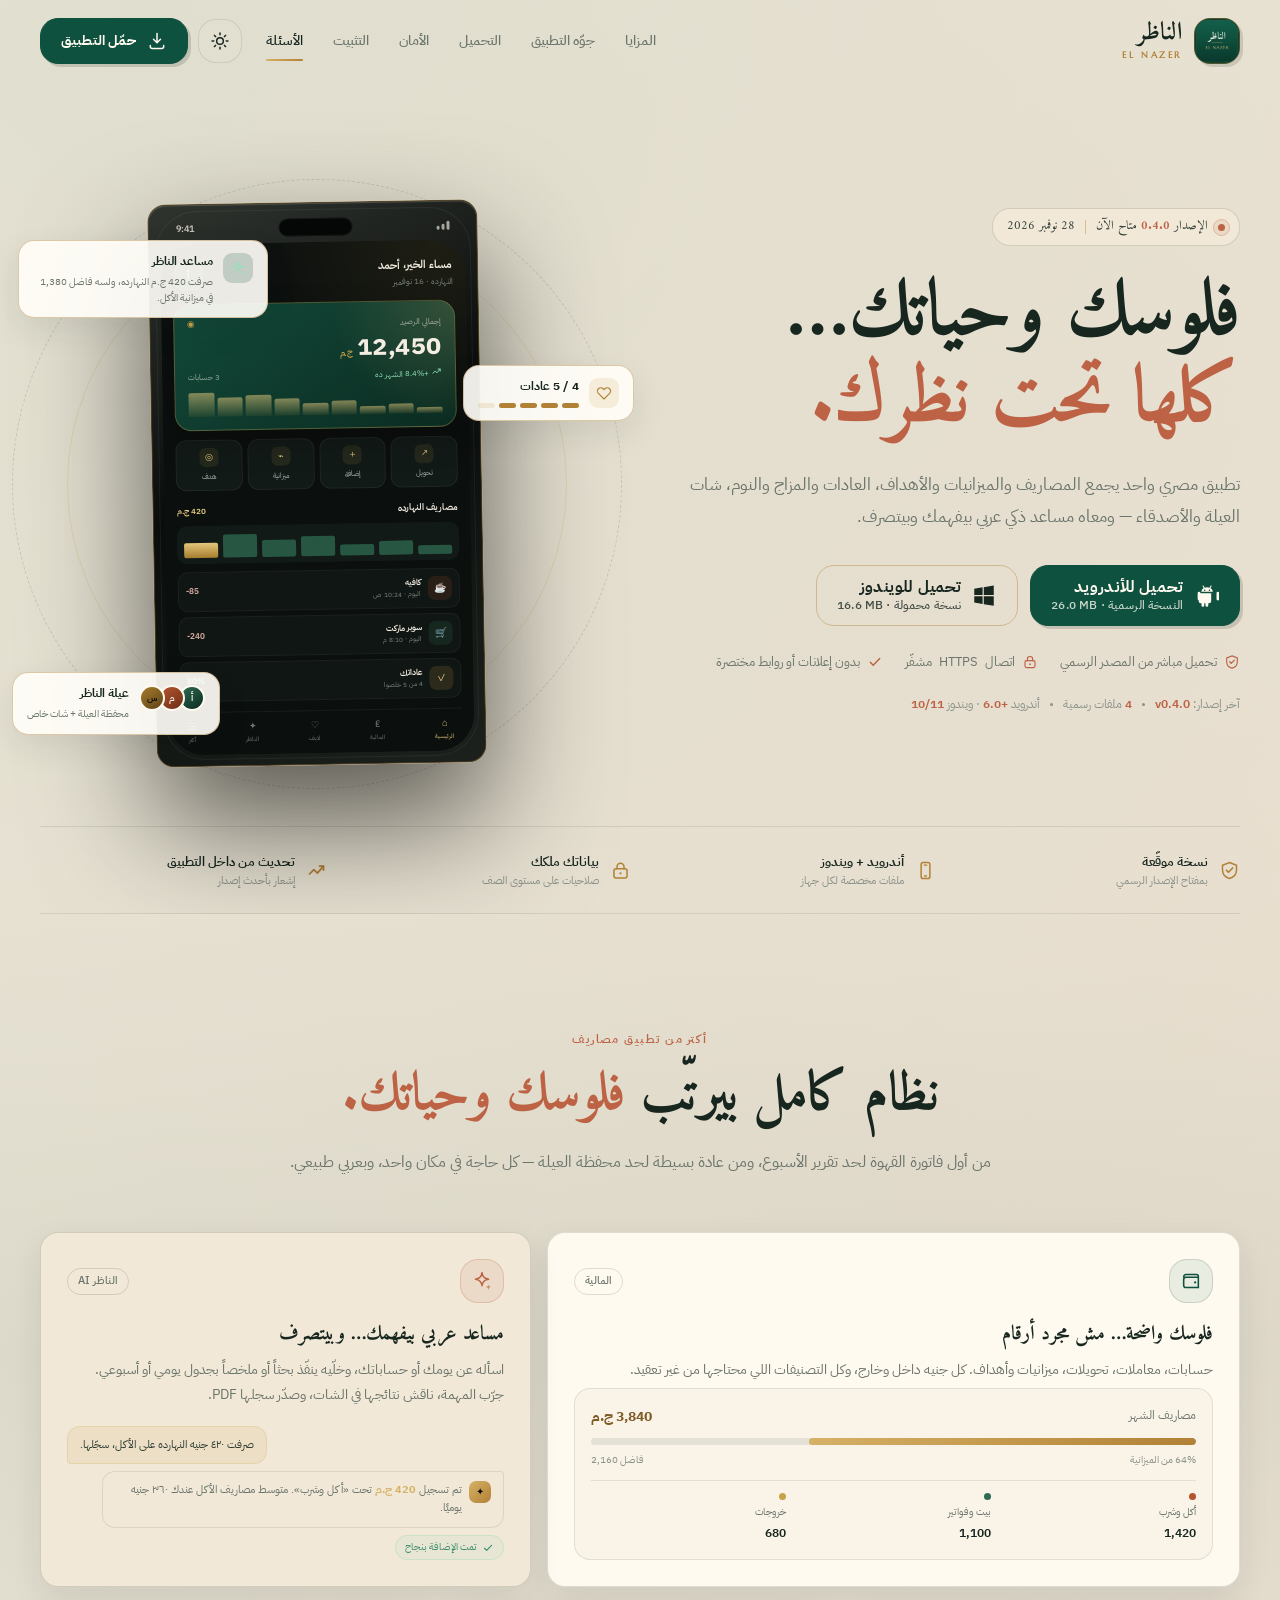
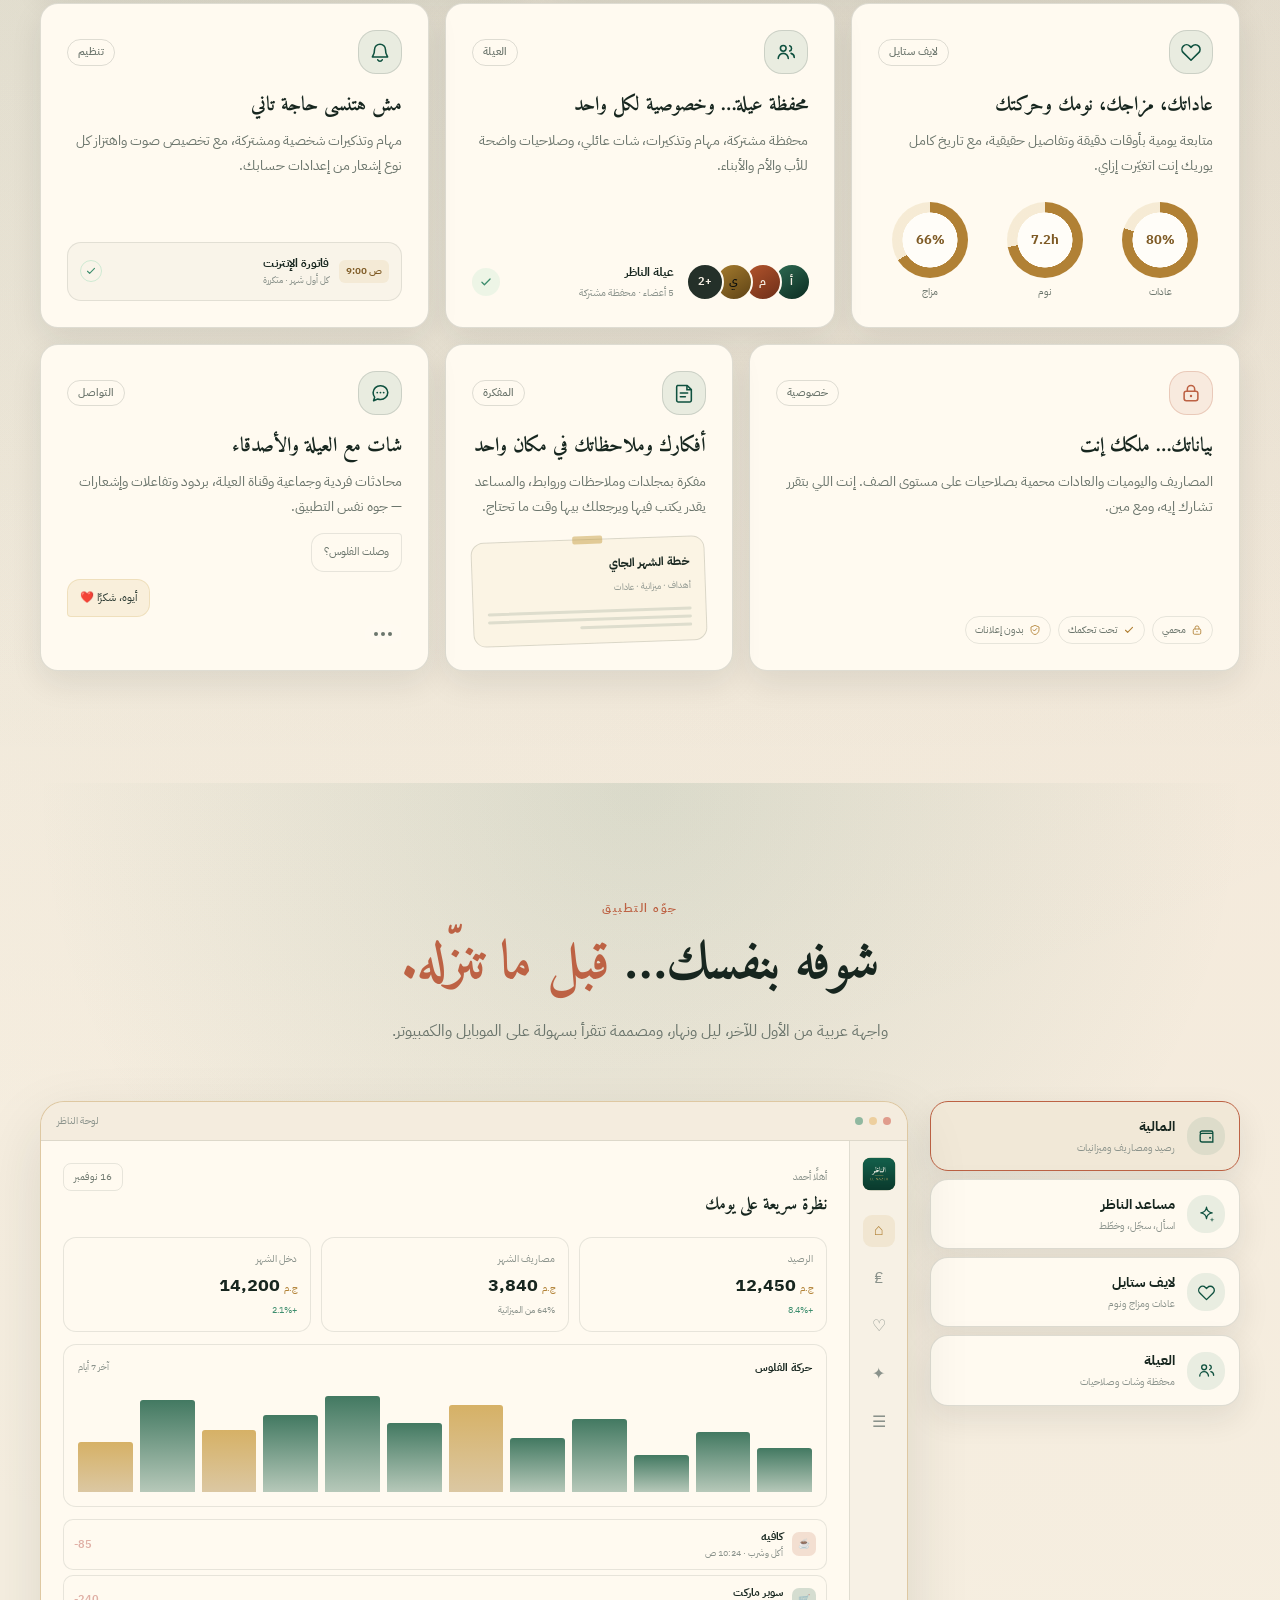
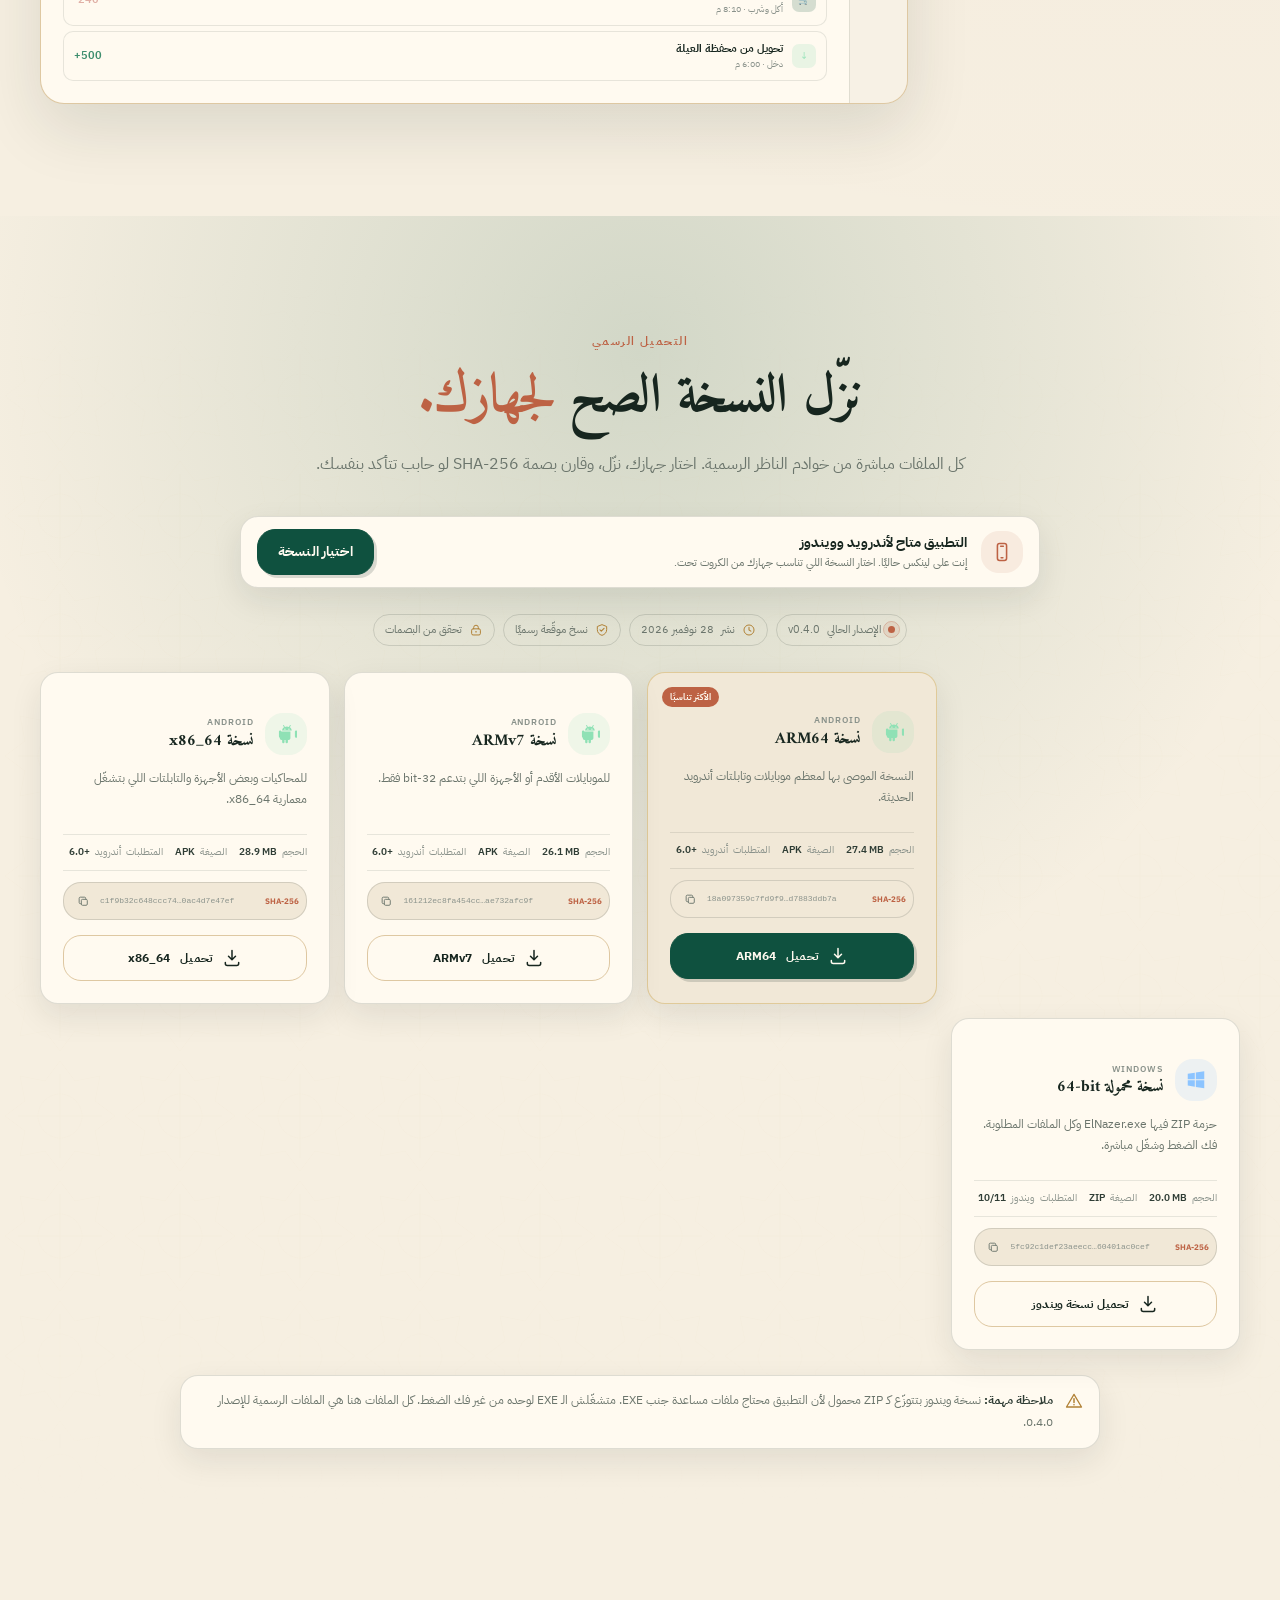
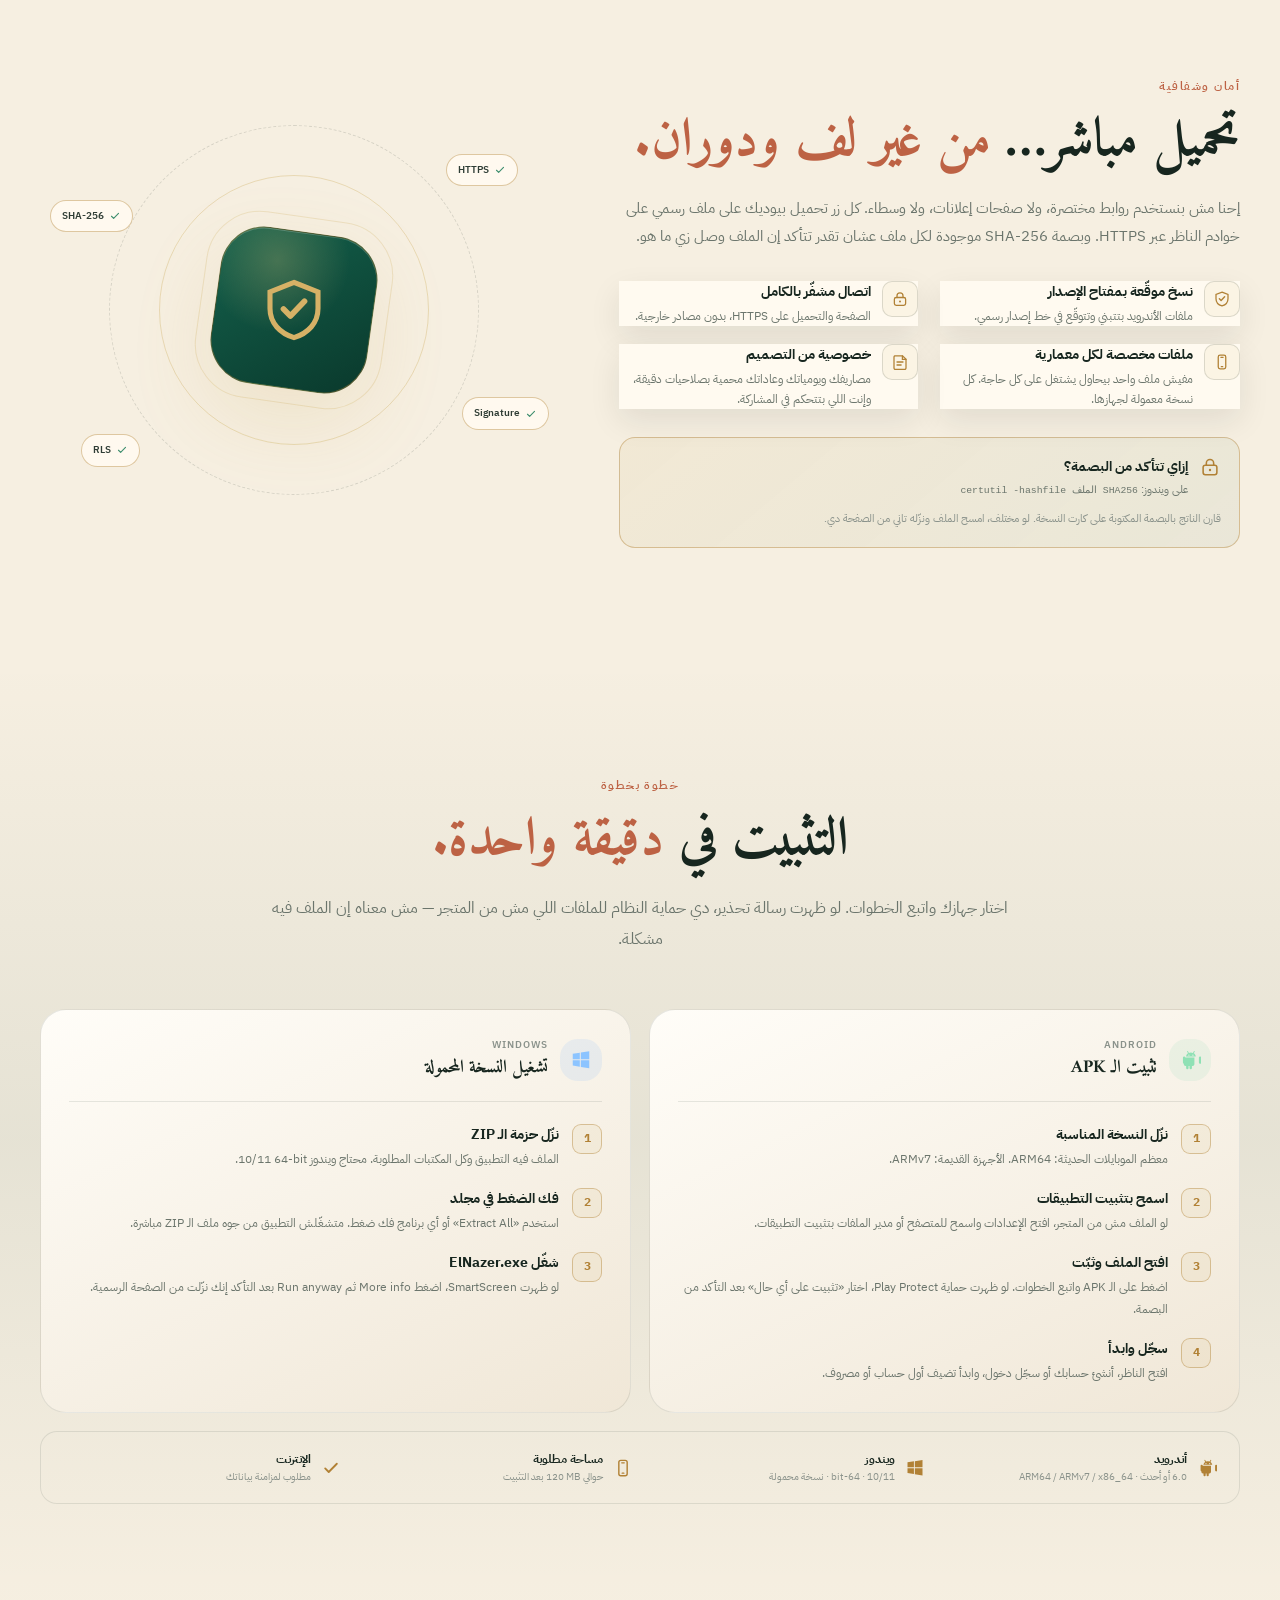
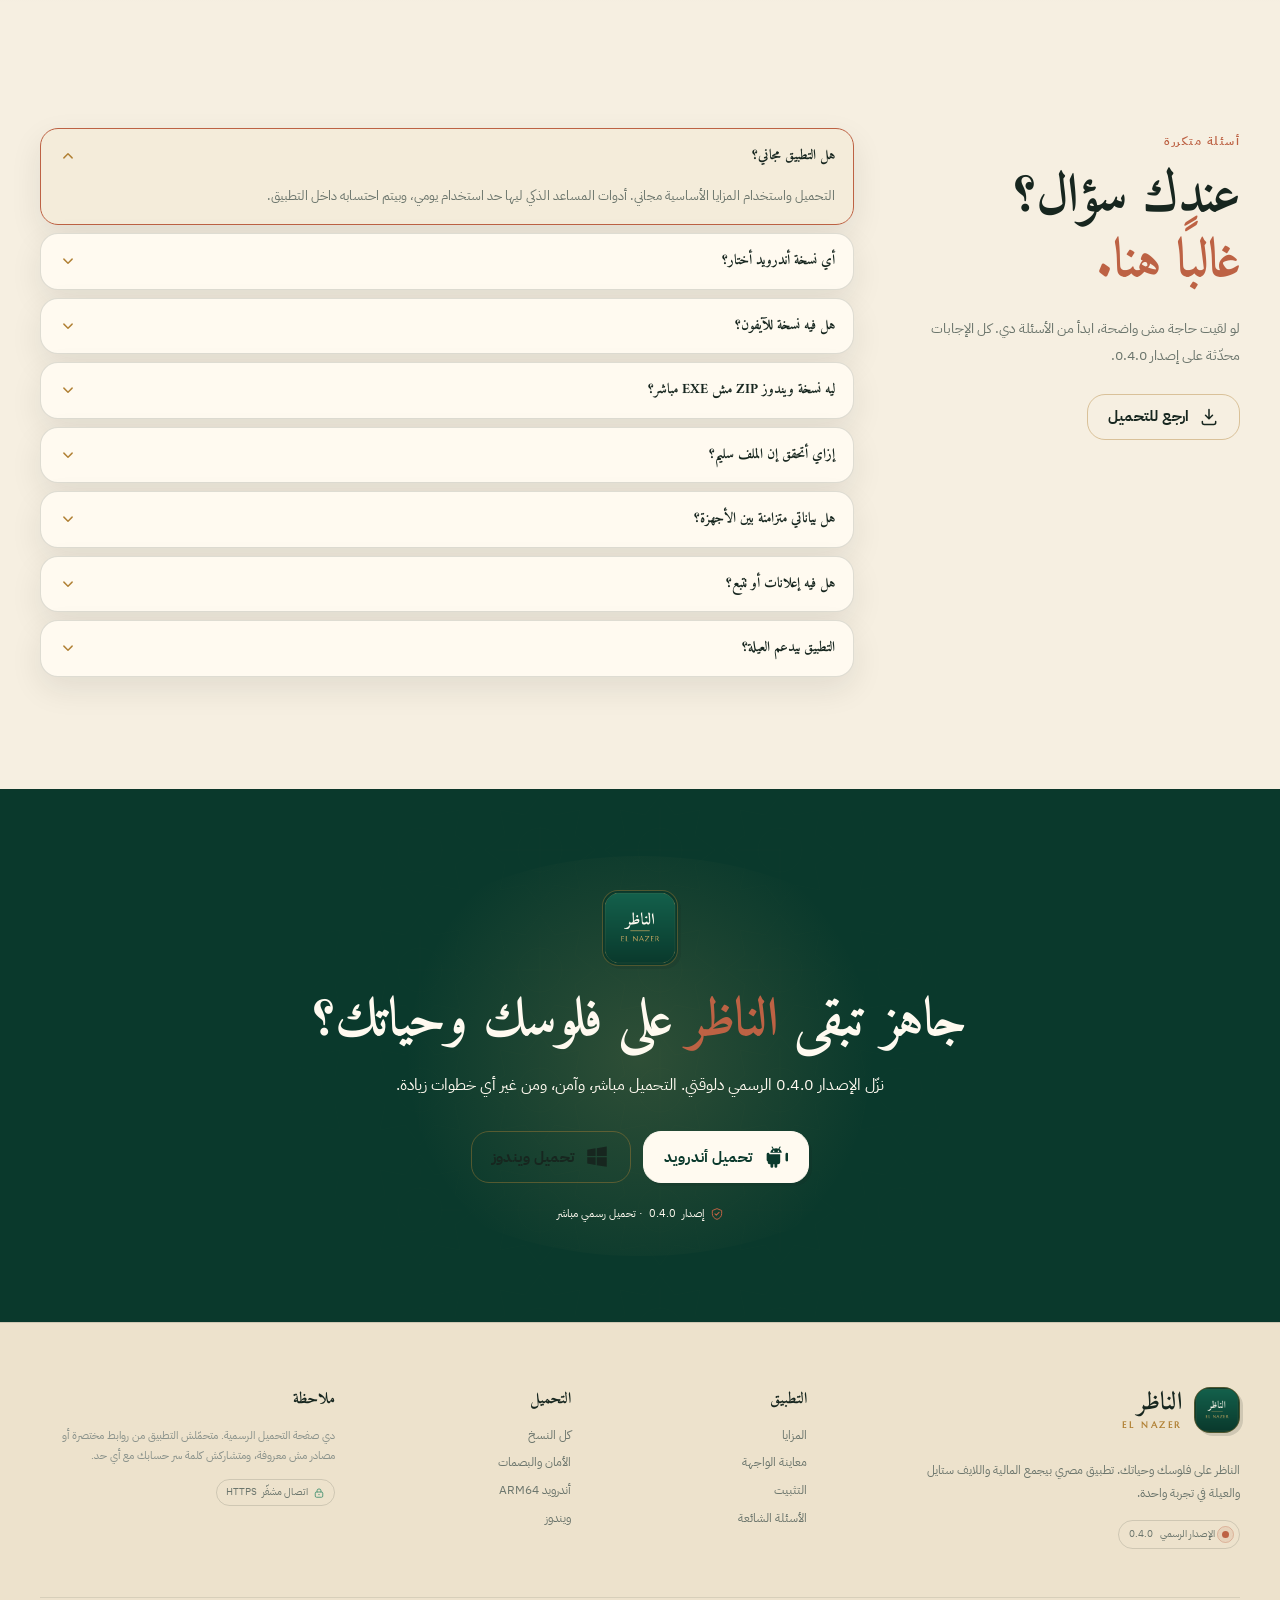
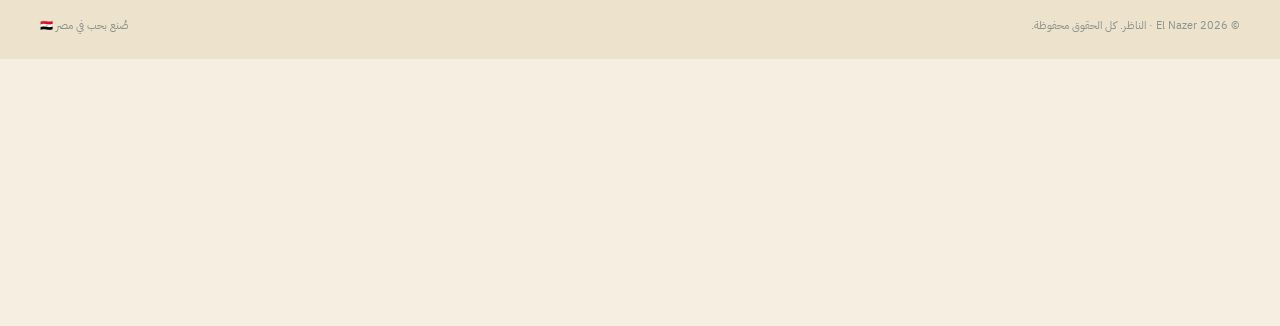
<file: index.html>
<!DOCTYPE html>
<html lang="ar" dir="rtl" data-theme="light">
<head>
  <meta charset="utf-8">
  <meta name="viewport" content="width=device-width, initial-scale=1, viewport-fit=cover">
  <title>تحميل تطبيق الناظر | El Nazer 0.4.0 — أندرويد وويندوز</title>
  <meta name="description" content="حمّل تطبيق الناظر 0.4.0 الرسمي. تطبيق مصري للمصاريف والميزانيات والعادات والشات العائلي مع مساعد ذكي عربي. تحميل مباشر وآمن لأندرويد (ARM64 وARMv7 وx86_64) وويندوز.">
  <meta name="theme-color" content="#F6EFE1">
  <meta name="color-scheme" content="light dark">
  <meta name="referrer" content="strict-origin-when-cross-origin">
  <meta http-equiv="Content-Security-Policy" content="default-src 'self'; base-uri 'none'; form-action 'none'; object-src 'none'; img-src 'self' data:; font-src 'self'; style-src 'self' 'unsafe-inline'; script-src 'self'; connect-src 'self'; manifest-src 'self'; upgrade-insecure-requests">
  <meta property="og:type" content="website">
  <meta property="og:locale" content="ar_EG">
  <meta property="og:site_name" content="El Nazer — الناظر">
  <meta property="og:title" content="الناظر 0.4.0 — فلوسك وحياتك تحت نظرك">
  <meta property="og:description" content="تحميل رسمي ومباشر لتطبيق الناظر لأندرويد وويندوز. مصاريف، ميزانيات، عادات، عيلة، ومساعد ذكي عربي.">
  <meta property="og:image" content="./assets/brand/app_icon.png">
  <meta name="twitter:card" content="summary_large_image">
  <meta name="twitter:title" content="تحميل تطبيق الناظر 0.4.0">
  <meta name="twitter:description" content="مصاريفك، عاداتك، عيلتك، ومساعدك الذكي في تطبيق واحد. تحميل مباشر لأندرويد وويندوز.">
  <meta name="twitter:image" content="./assets/brand/app_icon.png">
  <link rel="icon" href="./assets/brand/app_icon.png" type="image/png">
  <link rel="apple-touch-icon" href="./assets/brand/app_icon.png">
  <link rel="manifest" href="./site.webmanifest">
  <link rel="stylesheet" href="./assets/css/style.css">
  <link rel="stylesheet" href="./assets/css/cairo.css">
  <script src="./assets/js/app.js" defer></script>
</head>
<body>
  <a class="skip-link" href="#main">تخطَّ إلى المحتوى</a>

  <div class="reading-progress" aria-hidden="true"><span id="readingProgress"></span></div>

  <svg class="svg-sprite" aria-hidden="true" focusable="false">
    <symbol id="i-android" viewBox="0 0 24 24"><path d="M7.2 9.4h9.6v7.2a2 2 0 0 1-2 2h-.7v2.1a1.3 1.3 0 1 1-2.6 0v-2.1h-1.1v2.1a1.3 1.3 0 1 1-2.6 0v-2.1h-.6a2 2 0 0 1-2-2V9.4Zm-2.9 0a1.3 1.3 0 0 1 2.6 0v5.4a1.3 1.3 0 1 1-2.6 0V9.4Zm17.4 0a1.3 1.3 0 0 1 2.6 0v5.4a1.3 1.3 0 1 1-2.6 0V9.4ZM7.7 8.1c.2-1.4 1-2.6 2.2-3.4l-1-1.7a.5.5 0 0 1 .9-.5l1 1.8a5.6 5.6 0 0 1 4.4 0l1-1.8a.5.5 0 0 1 .9.5l-1 1.7c1.2.8 2 2 2.2 3.4H7.7Zm3.1-2.1a.7.7 0 1 0 0 1.4.7.7 0 0 0 0-1.4Zm4.4 0a.7.7 0 1 0 0 1.4.7.7 0 0 0 0-1.4Z"/></symbol>
    <symbol id="i-windows" viewBox="0 0 24 24"><path d="M3 5.2 10.7 4v7.1H3V5.2Zm8.8-1.3L21 2.4v8.7h-9.2V3.9ZM3 12.2h7.7v7.1L3 18.1v-5.9Zm8.8 0H21v8.7l-9.2-1.4v-7.3Z"/></symbol>
    <symbol id="i-download" viewBox="0 0 24 24"><path d="M12 3v11.2m0 0 4.2-4.2M12 14.2 7.8 10M4 17.5v1.2A2.3 2.3 0 0 0 6.3 21h11.4a2.3 2.3 0 0 0 2.3-2.3v-1.2" fill="none" stroke="currentColor" stroke-width="1.8" stroke-linecap="round" stroke-linejoin="round"/></symbol>
    <symbol id="i-shield" viewBox="0 0 24 24"><path d="M12 2.8 20 6v5.5c0 4.9-3.4 8.3-8 9.7-4.6-1.4-8-4.8-8-9.7V6l8-3.2Z" fill="none" stroke="currentColor" stroke-width="1.7"/><path d="m8.5 11.7 2.3 2.3 4.7-4.9" fill="none" stroke="currentColor" stroke-width="1.9" stroke-linecap="round" stroke-linejoin="round"/></symbol>
    <symbol id="i-check" viewBox="0 0 24 24"><path d="m5 12.5 4.3 4.3L19 6.9" fill="none" stroke="currentColor" stroke-width="2.2" stroke-linecap="round" stroke-linejoin="round"/></symbol>
    <symbol id="i-copy" viewBox="0 0 24 24"><rect x="8" y="8" width="11" height="11" rx="2.2" fill="none" stroke="currentColor" stroke-width="1.7"/><path d="M16 8V6.2A2.2 2.2 0 0 0 13.8 4H6.2A2.2 2.2 0 0 0 4 6.2v7.6A2.2 2.2 0 0 0 6.2 16H8" fill="none" stroke="currentColor" stroke-width="1.7"/></symbol>
    <symbol id="i-wallet" viewBox="0 0 24 24"><path d="M4 7.5A2.5 2.5 0 0 1 6.5 5H18a2 2 0 0 1 2 2v1H6.5A2.5 2.5 0 0 0 4 10.5v6A2.5 2.5 0 0 0 6.5 19H20V9" fill="none" stroke="currentColor" stroke-width="1.7" stroke-linecap="round"/><circle cx="16.5" cy="13.5" r="1.2" fill="currentColor"/></symbol>
    <symbol id="i-chart" viewBox="0 0 24 24"><path d="M4 20V4m0 16h16" fill="none" stroke="currentColor" stroke-width="1.7" stroke-linecap="round"/><path d="M7.5 16v-4.5M12 16V7.5M16.5 16v-7" fill="none" stroke="currentColor" stroke-width="2.2" stroke-linecap="round"/></symbol>
    <symbol id="i-spark" viewBox="0 0 24 24"><path d="M12 2.8c.6 4.8 2.4 6.6 7.2 7.2-4.8.6-6.6 2.4-7.2 7.2-.6-4.8-2.4-6.6-7.2-7.2 4.8-.6 6.6-2.4 7.2-7.2Z" fill="none" stroke="currentColor" stroke-width="1.6" stroke-linejoin="round"/><path d="M19 15.5c.3 2.1 1 2.8 3.1 3.1-2.1.3-2.8 1-3.1 3.1-.3-2.1-1-2.8-3.1-3.1 2.1-.3 2.8-1 3.1-3.1Z" fill="currentColor" opacity=".7"/></symbol>
    <symbol id="i-heart" viewBox="0 0 24 24"><path d="M20.4 5.6a5 5 0 0 0-7.1 0L12 6.9l-1.3-1.3a5 5 0 0 0-7.1 7.1L12 21l8.4-8.3a5 5 0 0 0 0-7.1Z" fill="none" stroke="currentColor" stroke-width="1.7" stroke-linejoin="round"/></symbol>
    <symbol id="i-users" viewBox="0 0 24 24"><circle cx="9" cy="8" r="3.1" fill="none" stroke="currentColor" stroke-width="1.7"/><path d="M3.5 19a5.5 5.5 0 0 1 11 0M16 5.2a3 3 0 0 1 0 5.7M17.5 13.5A4.6 4.6 0 0 1 21 18" fill="none" stroke="currentColor" stroke-width="1.7" stroke-linecap="round"/></symbol>
    <symbol id="i-bell" viewBox="0 0 24 24"><path d="M18 9.5a6 6 0 0 0-12 0c0 6-2.3 6.5-2.3 8h16.6c0-1.5-2.3-2-2.3-8Z" fill="none" stroke="currentColor" stroke-width="1.7" stroke-linejoin="round"/><path d="M9.5 20.5a2.7 2.7 0 0 0 5 0" fill="none" stroke="currentColor" stroke-width="1.7" stroke-linecap="round"/></symbol>
    <symbol id="i-lock" viewBox="0 0 24 24"><rect x="4.5" y="10" width="15" height="10.5" rx="2.4" fill="none" stroke="currentColor" stroke-width="1.7"/><path d="M8 10V7.8a4 4 0 0 1 8 0V10" fill="none" stroke="currentColor" stroke-width="1.7" stroke-linecap="round"/><circle cx="12" cy="15.2" r="1.3" fill="currentColor"/></symbol>
    <symbol id="i-note" viewBox="0 0 24 24"><path d="M5 3.8h10.5L20 8.3V20a1.8 1.8 0 0 1-1.8 1.8H5.8A1.8 1.8 0 0 1 4 20V5.6a1.8 1.8 0 0 1 1-1.8Z" fill="none" stroke="currentColor" stroke-width="1.7" stroke-linejoin="round"/><path d="M15.2 4v4.5H20M8 12h8M8 16h5.5" fill="none" stroke="currentColor" stroke-width="1.7" stroke-linecap="round"/></symbol>
    <symbol id="i-chat" viewBox="0 0 24 24"><path d="M20.5 11.5a7.8 7.8 0 0 1-8 7.6 8.6 8.6 0 0 1-3-.5L5 20.5l1.2-4a7.4 7.4 0 0 1-1.7-5A7.8 7.8 0 0 1 12.5 4a7.8 7.8 0 0 1 8 7.5Z" fill="none" stroke="currentColor" stroke-width="1.7" stroke-linejoin="round"/><circle cx="9" cy="11.5" r="1" fill="currentColor"/><circle cx="12.5" cy="11.5" r="1" fill="currentColor"/><circle cx="16" cy="11.5" r="1" fill="currentColor"/></symbol>
    <symbol id="i-arrow" viewBox="0 0 24 24"><path d="M19 12H5m0 0 5.5-5.5M5 12l5.5 5.5" fill="none" stroke="currentColor" stroke-width="1.9" stroke-linecap="round" stroke-linejoin="round"/></symbol>
    <symbol id="i-sun" viewBox="0 0 24 24"><circle cx="12" cy="12" r="4" fill="none" stroke="currentColor" stroke-width="1.8"/><path d="M12 2.5v2M12 19.5v2M2.5 12h2M19.5 12h2M5.3 5.3l1.4 1.4M17.3 17.3l1.4 1.4M18.7 5.3l-1.4 1.4M6.7 17.3l-1.4 1.4" fill="none" stroke="currentColor" stroke-width="1.8" stroke-linecap="round"/></symbol>
    <symbol id="i-moon" viewBox="0 0 24 24"><path d="M20.5 14.2A8.6 8.6 0 0 1 9.8 3.5a8.7 8.7 0 1 0 10.7 10.7Z" fill="none" stroke="currentColor" stroke-width="1.8" stroke-linejoin="round"/></symbol>
    <symbol id="i-menu" viewBox="0 0 24 24"><path d="M4 7h16M4 12h16M4 17h16" fill="none" stroke="currentColor" stroke-width="1.9" stroke-linecap="round"/></symbol>
    <symbol id="i-close" viewBox="0 0 24 24"><path d="m6 6 12 12M18 6 6 18" fill="none" stroke="currentColor" stroke-width="1.9" stroke-linecap="round"/></symbol>
    <symbol id="i-chevron" viewBox="0 0 24 24"><path d="m6.5 9.5 5.5 5.5 5.5-5.5" fill="none" stroke="currentColor" stroke-width="1.9" stroke-linecap="round" stroke-linejoin="round"/></symbol>
    <symbol id="i-clock" viewBox="0 0 24 24"><circle cx="12" cy="12" r="8.6" fill="none" stroke="currentColor" stroke-width="1.7"/><path d="M12 7.2V12l3.2 2" fill="none" stroke="currentColor" stroke-width="1.8" stroke-linecap="round"/></symbol>
    <symbol id="i-device" viewBox="0 0 24 24"><rect x="7" y="2.8" width="10" height="18.4" rx="2.4" fill="none" stroke="currentColor" stroke-width="1.7"/><path d="M10.5 5.8h3M11 18.2h2" fill="none" stroke="currentColor" stroke-width="1.6" stroke-linecap="round"/></symbol>
    <symbol id="i-trend" viewBox="0 0 24 24"><path d="m4 16 5-5 4 4 7-8" fill="none" stroke="currentColor" stroke-width="2" stroke-linecap="round" stroke-linejoin="round"/><path d="M15.5 7H20v4.5" fill="none" stroke="currentColor" stroke-width="2" stroke-linecap="round" stroke-linejoin="round"/></symbol>
    <symbol id="i-alert" viewBox="0 0 24 24"><path d="M12 3.2 22 20H2L12 3.2Z" fill="none" stroke="currentColor" stroke-width="1.7" stroke-linejoin="round"/><path d="M12 9v5" fill="none" stroke="currentColor" stroke-width="2" stroke-linecap="round"/><circle cx="12" cy="17" r="1.1" fill="currentColor"/></symbol>
  </svg>

  <header class="site-header" id="top">
    <div class="container header-inner">
      <a class="brand" href="#top" aria-label="الناظر — الرئيسية">
        <img src="./assets/brand/app_icon.png" width="46" height="46" alt="" class="brand-mark">
        <span class="brand-copy">
          <strong>الناظر</strong>
          <small>EL NAZER</small>
        </span>
      </a>
      <nav class="desktop-nav" aria-label="التنقل الرئيسي">
        <a href="#features">المزايا</a>
        <a href="#preview">جوّه التطبيق</a>
        <a href="#download">التحميل</a>
        <a href="#security">الأمان</a>
        <a href="#install">التثبيت</a>
        <a href="#faq">الأسئلة</a>
      </nav>
      <div class="header-actions">
        <button class="icon-button theme-button" id="themeToggle" type="button" aria-label="تبديل الوضع الليلي والنهاري" aria-pressed="false">
          <svg class="theme-icon theme-icon-moon" aria-hidden="true"><use href="#i-moon"/></svg>
          <svg class="theme-icon theme-icon-sun" aria-hidden="true"><use href="#i-sun"/></svg>
        </button>
        <a class="button button-primary button-compact desktop-cta" href="#download">
          <svg aria-hidden="true"><use href="#i-download"/></svg>
          حمّل التطبيق
        </a>
        <button class="icon-button menu-button" id="menuToggle" type="button" aria-label="فتح القائمة" aria-expanded="false" aria-controls="mobileMenu">
          <svg class="menu-icon-open" aria-hidden="true"><use href="#i-menu"/></svg>
          <svg class="menu-icon-close" aria-hidden="true"><use href="#i-close"/></svg>
        </button>
      </div>
    </div>
    <div class="mobile-menu" id="mobileMenu" hidden>
      <nav class="container mobile-nav" aria-label="التنقل على الموبايل">
        <a href="#features">المزايا</a>
        <a href="#preview">جوّه التطبيق</a>
        <a href="#download">التحميل</a>
        <a href="#security">الأمان</a>
        <a href="#install">التثبيت</a>
        <a href="#faq">الأسئلة</a>
        <a class="button button-primary" href="#download"><svg aria-hidden="true"><use href="#i-download"/></svg> حمّل التطبيق</a>
      </nav>
    </div>
  </header>

  <main id="main">
    <section class="hero" aria-labelledby="heroTitle">
      <div class="hero-mashrabiya" aria-hidden="true"></div>
      <div class="hero-glow hero-glow-one" aria-hidden="true"></div>
      <div class="hero-glow hero-glow-two" aria-hidden="true"></div>
      <div class="container hero-grid">
        <div class="hero-copy">
          <div class="release-pill">
            <span class="pulse-dot" aria-hidden="true"></span>
            <span>الإصدار <bdi>0.4.0</bdi> متاح الآن</span>
            <span class="pill-separator" aria-hidden="true"></span>
            <span>28 نوفمبر 2026</span>
          </div>
          <h1 id="heroTitle">فلوسك وحياتك…<br><span class="gradient-text">كلها تحت نظرك.</span></h1>
          <p class="hero-lead">تطبيق مصري واحد يجمع المصاريف والميزانيات والأهداف، العادات والمزاج والنوم، شات العيلة والأصدقاء — ومعاه مساعد ذكي عربي بيفهمك وبيتصرف.</p>
          <div class="hero-actions">
            <a class="button button-primary button-large" href="https://jqbkdyzlqjifqpcjaegp.supabase.co/storage/v1/object/public/downloads/elnazer-latest-arm64.apk" data-download="arm64" rel="noopener">
              <svg aria-hidden="true"><use href="#i-android"/></svg>
              <span><strong>تحميل للأندرويد</strong><small>النسخة الرسمية · <bdi>26.0 MB</bdi></small></span>
            </a>
            <a class="button button-ghost button-large" href="https://jqbkdyzlqjifqpcjaegp.supabase.co/storage/v1/object/public/downloads/elnazer-latest-windows.zip" data-download="windows" rel="noopener">
              <svg aria-hidden="true"><use href="#i-windows"/></svg>
              <span><strong>تحميل للويندوز</strong><small>نسخة محمولة · <bdi>16.6 MB</bdi></small></span>
            </a>
          </div>
          <div class="hero-assurance">
            <span><svg aria-hidden="true"><use href="#i-shield"/></svg> تحميل مباشر من المصدر الرسمي</span>
            <span><svg aria-hidden="true"><use href="#i-lock"/></svg> اتصال <bdi>HTTPS</bdi> مشفّر</span>
            <span><svg aria-hidden="true"><use href="#i-check"/></svg> بدون إعلانات أو روابط مختصرة</span>
          </div>
          <div class="hero-version">
            <span>آخر إصدار: <bdi>v0.4.0</bdi></span>
            <span class="dot" aria-hidden="true"></span>
            <span><bdi>4</bdi> ملفات رسمية</span>
            <span class="dot" aria-hidden="true"></span>
            <span>أندرويد <bdi>6.0+</bdi> · ويندوز <bdi>10/11</bdi></span>
          </div>
        </div>

        <div class="hero-visual" aria-label="معاينة من واجهة تطبيق الناظر">
          <div class="arch-ring arch-ring-one" aria-hidden="true"></div>
          <div class="arch-ring arch-ring-two" aria-hidden="true"></div>
          <div class="phone">
            <div class="phone-top">
              <span class="phone-time">9:41</span>
              <span class="phone-notch" aria-hidden="true"></span>
              <span class="phone-status" aria-hidden="true"><i></i><i></i><i></i></span>
            </div>
            <div class="app-screen">
              <div class="app-topbar">
                <div>
                  <p class="app-greeting">مساء الخير، أحمد</p>
                  <p class="app-date">النهارده · 16 نوفمبر</p>
                </div>
                <div class="app-avatar">أ</div>
              </div>
              <div class="balance-card">
                <div class="balance-head">
                  <span>إجمالي الرصيد</span>
                  <span class="balance-eye" aria-hidden="true">◉</span>
                </div>
                <p class="balance-value"><span>12,450</span> <small>ج.م</small></p>
                <div class="balance-foot">
                  <span class="up"><svg aria-hidden="true"><use href="#i-trend"/></svg> +8.4% الشهر ده</span>
                  <span>3 حسابات</span>
                </div>
                <div class="balance-spark" aria-hidden="true">
                  <i style="height:24%"></i><i style="height:38%"></i><i style="height:30%"></i><i style="height:54%"></i><i style="height:46%"></i><i style="height:68%"></i><i style="height:82%"></i><i style="height:74%"></i><i style="height:96%"></i>
                </div>
              </div>
              <div class="app-quick">
                <span><i class="quick-icon">↗</i> تحويل</span>
                <span><i class="quick-icon">＋</i> إضافة</span>
                <span><i class="quick-icon">⌁</i> ميزانية</span>
                <span><i class="quick-icon">◎</i> هدف</span>
              </div>
              <div class="app-section-title"><span>مصاريف النهارده</span><span>420 ج.م</span></div>
              <div class="mini-bars" aria-hidden="true">
                <i style="height:34%"></i><i style="height:52%"></i><i style="height:42%"></i><i style="height:76%"></i><i style="height:64%"></i><i style="height:88%"></i><i class="active" style="height:58%"></i>
              </div>
              <div class="app-list">
                <div class="app-row"><span class="row-icon coffee">☕</span><span><b>كافيه</b><small>اليوم · 10:24 ص</small></span><em>-85</em></div>
                <div class="app-row"><span class="row-icon cart">🛒</span><span><b>سوبر ماركت</b><small>اليوم · 8:10 م</small></span><em>-240</em></div>
                <div class="app-row"><span class="row-icon habit">✓</span><span><b>عاداتك</b><small>4 من 5 خلصوا</small></span><em class="green">80%</em></div>
              </div>
              <div class="app-nav" aria-hidden="true">
                <span class="active">⌂<small>الرئيسية</small></span><span>₤<small>المالية</small></span><span>♡<small>لايف</small></span><span>✦<small>الناظر</small></span><span>☰<small>أكتر</small></span>
              </div>
            </div>
          </div>
          <div class="float-card float-agent">
            <span class="float-icon"><svg aria-hidden="true"><use href="#i-spark"/></svg></span>
            <div><b>مساعد الناظر</b><p>صرفت 420 ج.م النهارده، ولسه فاضل 1,380 في ميزانية الأكل.</p></div>
          </div>
          <div class="float-card float-streak">
            <span class="float-icon gold"><svg aria-hidden="true"><use href="#i-heart"/></svg></span>
            <div><b>4 / 5 عادات</b><div class="streak-bars" aria-hidden="true"><i></i><i></i><i></i><i></i><i class="off"></i></div></div>
          </div>
          <div class="float-card float-family">
            <div class="avatar-stack" aria-hidden="true"><span>أ</span><span>م</span><span>س</span></div>
            <div><b>عيلة الناظر</b><p>محفظة العيلة + شات خاص</p></div>
          </div>
        </div>
      </div>
      <div class="container trust-strip">
        <div><svg aria-hidden="true"><use href="#i-shield"/></svg><span><b>نسخة موقّعة</b><small>بمفتاح الإصدار الرسمي</small></span></div>
        <div><svg aria-hidden="true"><use href="#i-device"/></svg><span><b>أندرويد + ويندوز</b><small>ملفات مخصصة لكل جهاز</small></span></div>
        <div><svg aria-hidden="true"><use href="#i-lock"/></svg><span><b>بياناتك ملكك</b><small>صلاحيات على مستوى الصف</small></span></div>
        <div><svg aria-hidden="true"><use href="#i-trend"/></svg><span><b>تحديث من داخل التطبيق</b><small>إشعار بأحدث إصدار</small></span></div>
      </div>
    </section>

    <section class="section features-section" id="features">
      <div class="container">
        <div class="section-heading reveal">
          <span class="eyebrow">أكتر من تطبيق مصاريف</span>
          <h2>نظام كامل بيرتّب <span class="gradient-text">فلوسك وحياتك.</span></h2>
          <p>من أول فاتورة القهوة لحد تقرير الأسبوع، ومن عادة بسيطة لحد محفظة العيلة — كل حاجة في مكان واحد، وبعربي طبيعي.</p>
        </div>

        <div class="bento-grid">
          <article class="bento-card bento-finance reveal">
            <div class="bento-head">
              <span class="feature-icon"><svg aria-hidden="true"><use href="#i-wallet"/></svg></span>
              <span class="feature-tag">المالية</span>
            </div>
            <h3>فلوسك واضحة… مش مجرد أرقام</h3>
            <p>حسابات، معاملات، تحويلات، ميزانيات وأهداف. كل جنيه داخل وخارج، وكل التصنيفات اللي محتاجها من غير تعقيد.</p>
            <div class="finance-demo" aria-hidden="true">
              <div class="finance-demo-top"><span>مصاريف الشهر</span><b>3,840 ج.م</b></div>
              <div class="progress-track"><i style="width:64%"></i></div>
              <div class="finance-demo-legend"><span>64% من الميزانية</span><span>فاضل 2,160</span></div>
              <div class="finance-demo-rows">
                <span><i class="cat cat-food"></i> أكل وشرب <b>1,420</b></span>
                <span><i class="cat cat-home"></i> بيت وفواتير <b>1,100</b></span>
                <span><i class="cat cat-fun"></i> خروجات <b>680</b></span>
              </div>
            </div>
          </article>

          <article class="bento-card bento-ai reveal">
            <div class="bento-head">
              <span class="feature-icon gold"><svg aria-hidden="true"><use href="#i-spark"/></svg></span>
              <span class="feature-tag">الناظر AI</span>
            </div>
            <h3>مساعد عربي بيفهمك… وبيتصرف</h3>
            <p>اسأله عن يومك أو حساباتك، وخلّيه ينفّذ بحثاً أو ملخصاً بجدول يومي أو أسبوعي. جرّب المهمة، ناقش نتائجها في الشات، وصدّر سجلها PDF.</p>
            <div class="chat-demo" aria-hidden="true">
              <div class="chat-bubble user">صرفت ٤٢٠ جنيه النهارده على الأكل، سجّلها.</div>
              <div class="chat-bubble ai"><span class="ai-avatar">✦</span><span>تم تسجيل <b>420 ج.م</b> تحت «أكل وشرب». متوسط مصاريف الأكل عندك ٣٦٠ جنيه يوميًا.</span></div>
              <div class="action-chip"><svg><use href="#i-check"/></svg> تمت الإضافة بنجاح</div>
            </div>
          </article>

          <article class="bento-card bento-life reveal">
            <div class="bento-head">
              <span class="feature-icon"><svg aria-hidden="true"><use href="#i-heart"/></svg></span>
              <span class="feature-tag">لايف ستايل</span>
            </div>
            <h3>عاداتك، مزاجك، نومك وحركتك</h3>
            <p>متابعة يومية بأوقات دقيقة وتفاصيل حقيقية، مع تاريخ كامل يوريك إنت اتغيّرت إزاي.</p>
            <div class="rings-demo" aria-hidden="true">
              <div class="ring"><span style="--value:80%">80%</span><small>عادات</small></div>
              <div class="ring"><span style="--value:72%">7.2h</span><small>نوم</small></div>
              <div class="ring"><span style="--value:66%">66%</span><small>مزاج</small></div>
            </div>
          </article>

          <article class="bento-card bento-family reveal">
            <div class="bento-head">
              <span class="feature-icon"><svg aria-hidden="true"><use href="#i-users"/></svg></span>
              <span class="feature-tag">العيلة</span>
            </div>
            <h3>محفظة عيلة… وخصوصية لكل واحد</h3>
            <p>محفظة مشتركة، مهام وتذكيرات، شات عائلي، وصلاحيات واضحة للأب والأم والأبناء.</p>
            <div class="family-demo" aria-hidden="true">
              <div class="avatar-stack large"><span>أ</span><span>م</span><span>ي</span><span>+2</span></div>
              <div class="family-demo-copy"><b>عيلة الناظر</b><span>5 أعضاء · محفظة مشتركة</span></div>
              <span class="family-check"><svg><use href="#i-check"/></svg></span>
            </div>
          </article>

          <article class="bento-card bento-reminders reveal">
            <div class="bento-head">
              <span class="feature-icon"><svg aria-hidden="true"><use href="#i-bell"/></svg></span>
              <span class="feature-tag">تنظيم</span>
            </div>
            <h3>مش هتنسى حاجة تاني</h3>
            <p>مهام وتذكيرات شخصية ومشتركة، مع تخصيص صوت واهتزاز كل نوع إشعار من إعدادات حسابك.</p>
            <div class="reminder-demo" aria-hidden="true">
              <span class="reminder-time">9:00 ص</span>
              <div><b>فاتورة الإنترنت</b><small>كل أول شهر · متكررة</small></div>
              <span class="reminder-check"><svg><use href="#i-check"/></svg></span>
            </div>
          </article>

          <article class="bento-card bento-private reveal">
            <div class="bento-head">
              <span class="feature-icon gold"><svg aria-hidden="true"><use href="#i-lock"/></svg></span>
              <span class="feature-tag">خصوصية</span>
            </div>
            <h3>بياناتك… ملكك إنت</h3>
            <p>المصاريف واليوميات والعادات محمية بصلاحيات على مستوى الصف. إنت اللي بتقرر تشارك إيه، ومع مين.</p>
            <div class="privacy-demo" aria-hidden="true">
              <span><svg><use href="#i-lock"/></svg> محمي</span>
              <span><svg><use href="#i-check"/></svg> تحت تحكمك</span>
              <span><svg><use href="#i-shield"/></svg> بدون إعلانات</span>
            </div>
          </article>

          <article class="bento-card bento-notebook reveal">
            <div class="bento-head">
              <span class="feature-icon"><svg aria-hidden="true"><use href="#i-note"/></svg></span>
              <span class="feature-tag">المفكرة</span>
            </div>
            <h3>أفكارك وملاحظاتك في مكان واحد</h3>
            <p>مفكرة بمجلدات وملاحظات وروابط، والمساعد يقدر يكتب فيها ويرجعلك بيها وقت ما تحتاج.</p>
            <div class="note-demo" aria-hidden="true">
              <span class="note-pin"></span>
              <b>خطة الشهر الجاي</b>
              <small>أهداف · ميزانية · عادات</small>
              <div class="note-lines"><i></i><i></i><i class="short"></i></div>
            </div>
          </article>

          <article class="bento-card bento-chat reveal">
            <div class="bento-head">
              <span class="feature-icon"><svg aria-hidden="true"><use href="#i-chat"/></svg></span>
              <span class="feature-tag">التواصل</span>
            </div>
            <h3>شات مع العيلة والأصدقاء</h3>
            <p>محادثات فردية وجماعية وقناة العيلة، بردود وتفاعلات وإشعارات — جوه نفس التطبيق.</p>
            <div class="chat-demo small" aria-hidden="true">
              <div class="chat-bubble other"><span>وصلت الفلوس؟</span></div>
              <div class="chat-bubble user">أيوه، شكرًا ❤️</div>
              <div class="typing"><i></i><i></i><i></i></div>
            </div>
          </article>
        </div>
      </div>
    </section>

    <section class="section preview-section" id="preview">
      <div class="container">
        <div class="section-heading reveal">
          <span class="eyebrow">جوّه التطبيق</span>
          <h2>شوفه بنفسك… <span class="gradient-text">قبل ما تنزّله.</span></h2>
          <p>واجهة عربية من الأول للآخر، ليل ونهار، ومصممة تتقرأ بسهولة على الموبايل والكمبيوتر.</p>
        </div>
        <div class="preview-layout">
          <div class="preview-tabs reveal" role="tablist" aria-label="معاينات التطبيق">
            <button class="preview-tab active" id="tab-finance" role="tab" aria-selected="true" aria-controls="panel-finance" type="button">
              <span class="tab-icon"><svg aria-hidden="true"><use href="#i-wallet"/></svg></span>
              <span><b>المالية</b><small>رصيد ومصاريف وميزانيات</small></span>
            </button>
            <button class="preview-tab" id="tab-agent" role="tab" aria-selected="false" aria-controls="panel-agent" tabindex="-1" type="button">
              <span class="tab-icon"><svg aria-hidden="true"><use href="#i-spark"/></svg></span>
              <span><b>مساعد الناظر</b><small>اسأل، سجّل، وخطّط</small></span>
            </button>
            <button class="preview-tab" id="tab-life" role="tab" aria-selected="false" aria-controls="panel-life" tabindex="-1" type="button">
              <span class="tab-icon"><svg aria-hidden="true"><use href="#i-heart"/></svg></span>
              <span><b>لايف ستايل</b><small>عادات ومزاج ونوم</small></span>
            </button>
            <button class="preview-tab" id="tab-family" role="tab" aria-selected="false" aria-controls="panel-family" tabindex="-1" type="button">
              <span class="tab-icon"><svg aria-hidden="true"><use href="#i-users"/></svg></span>
              <span><b>العيلة</b><small>محفظة وشات وصلاحيات</small></span>
            </button>
          </div>

          <div class="preview-stage reveal">
            <div class="preview-panel active" id="panel-finance" role="tabpanel" aria-labelledby="tab-finance">
              <div class="demo-window">
                <div class="demo-window-bar"><span></span><span></span><span></span><small>لوحة الناظر</small></div>
                <div class="demo-dashboard">
                  <div class="demo-side">
                    <img src="./assets/brand/app_icon.png" width="34" height="34" alt="">
                    <span class="active">⌂</span><span>₤</span><span>♡</span><span>✦</span><span>☰</span>
                  </div>
                  <div class="demo-main">
                    <div class="demo-heading"><div><small>أهلًا أحمد</small><h4>نظرة سريعة على يومك</h4></div><span class="demo-date">16 نوفمبر</span></div>
                    <div class="demo-stats">
                      <div><span>الرصيد</span><b>12,450 <small>ج.م</small></b><em class="up">+8.4%</em></div>
                      <div><span>مصاريف الشهر</span><b>3,840 <small>ج.م</small></b><em>64% من الميزانية</em></div>
                      <div><span>دخل الشهر</span><b>14,200 <small>ج.م</small></b><em class="up">+2.1%</em></div>
                    </div>
                    <div class="demo-chart">
                      <div class="demo-chart-head"><b>حركة الفلوس</b><span>آخر 7 أيام</span></div>
                      <div class="bar-chart" aria-hidden="true">
                        <span style="height:42%"></span><span style="height:58%"></span><span style="height:36%"></span><span style="height:70%"></span><span style="height:52%"></span><span style="height:84%"></span><span style="height:66%"></span><span style="height:92%"></span><span style="height:74%"></span><span style="height:60%"></span><span style="height:88%"></span><span style="height:48%"></span>
                      </div>
                    </div>
                    <div class="demo-table">
                      <div><span class="row-icon coffee">☕</span><span><b>كافيه</b><small>أكل وشرب · 10:24 ص</small></span><em>-85</em></div>
                      <div><span class="row-icon cart">🛒</span><span><b>سوبر ماركت</b><small>أكل وشرب · 8:10 م</small></span><em>-240</em></div>
                      <div><span class="row-icon income">↓</span><span><b>تحويل من محفظة العيلة</b><small>دخل · 6:00 م</small></span><em class="green">+500</em></div>
                    </div>
                  </div>
                </div>
              </div>
            </div>

            <div class="preview-panel" id="panel-agent" role="tabpanel" aria-labelledby="tab-agent" hidden>
              <div class="demo-window agent-window">
                <div class="demo-window-bar"><span></span><span></span><span></span><small>الناظر AI</small></div>
                <div class="demo-agent">
                  <div class="agent-head"><img src="./assets/brand/app_icon.png" width="42" height="42" alt=""><div><b>الناظر</b><small>مساعدك الشخصي · متصل</small></div><span class="online-dot" aria-hidden="true"></span></div>
                  <div class="agent-thread">
                    <div class="agent-msg user">إيه ملخص مصاريفي الأسبوع ده؟</div>
                    <div class="agent-msg ai">
                      <p>الأسبوع ده صرفت <b>1,840 ج.م</b>، أقل من الأسبوع اللي فات بـ <b>12%</b>.</p>
                      <ul><li>أكل وشرب: <b>820</b></li><li>مواصلات: <b>340</b></li><li>خروجات: <b>380</b></li><li>فواتير: <b>300</b></li></ul>
                      <p>أكبر بند هو الأكل. تحب أعملك ميزانية أسبوعية 900 جنيه؟</p>
                    </div>
                    <div class="agent-msg user">أيوه، وذكّرني كل يوم 8 بالليل.</div>
                    <div class="agent-msg ai"><p>تم. عملت ميزانية <b>900 ج.م</b> وتذكير يومي <b>8:00 م</b>.</p><span class="action-chip"><svg><use href="#i-check"/></svg> تم تنفيذ الطلب</span></div>
                  </div>
                  <div class="agent-composer"><span>اكتب أو سجّل صوتك…</span><span class="mic">🎙</span></div>
                </div>
              </div>
            </div>

            <div class="preview-panel" id="panel-life" role="tabpanel" aria-labelledby="tab-life" hidden>
              <div class="demo-window life-window">
                <div class="demo-window-bar"><span></span><span></span><span></span><small>لايف ستايل</small></div>
                <div class="demo-life">
                  <div class="demo-heading"><div><small>اليوم</small><h4>عاداتك وحالتك</h4></div><span class="demo-date">4 من 5</span></div>
                  <div class="life-grid">
                    <div class="life-card"><span class="life-emoji">🌙</span><b>7 س 20 د</b><small>نوم أمس</small><span class="life-trend up">+35 د</span></div>
                    <div class="life-card"><span class="life-emoji">😊</span><b>مبسوط</b><small>المزاج</small><span class="life-trend">طاقة 8/10</span></div>
                    <div class="life-card"><span class="life-emoji">🏃</span><b>32 دقيقة</b><small>حركة</small><span class="life-trend up">+12%</span></div>
                    <div class="life-card"><span class="life-emoji">📖</span><b>4 صفحات</b><small>قراءة</small><span class="life-trend">هدف: 10</span></div>
                  </div>
                  <div class="habit-list">
                    <div><span class="habit-check done">✓</span><span><b>صلاة الفجر</b><small>5:12 ص</small></span><em>تم</em></div>
                    <div><span class="habit-check done">✓</span><span><b>قراءة</b><small>8:30 ص · 20 دقيقة</small></span><em>تم</em></div>
                    <div><span class="habit-check done">✓</span><span><b>تمرين</b><small>6:40 م · 32 دقيقة</small></span><em>تم</em></div>
                    <div><span class="habit-check">○</span><span><b>مشي 30 دقيقة</b><small>لسه</small></span><em>—</em></div>
                  </div>
                  <div class="life-timeline"><span class="timeline-dot"></span><div><b>كتبت في اليوميات</b><p>يوم هادي، خلصت شغل كتير وحسّيت إني منتج.</p></div></div>
                </div>
              </div>
            </div>

            <div class="preview-panel" id="panel-family" role="tabpanel" aria-labelledby="tab-family" hidden>
              <div class="demo-window family-window">
                <div class="demo-window-bar"><span></span><span></span><span></span><small>عيلة الناظر</small></div>
                <div class="demo-family">
                  <div class="demo-heading"><div><small>محفظة العيلة</small><h4>كلنا في صورة واحدة</h4></div><span class="demo-date">5 أعضاء</span></div>
                  <div class="family-balance"><span>الرصيد المشترك</span><b>8,200 <small>ج.م</small></b><div class="family-members"><span>أ</span><span>م</span><span>ي</span><span>س</span><span>+1</span></div></div>
                  <div class="family-activity">
                    <div><span class="row-icon income">↓</span><span><b>إيداع في المحفظة</b><small>بابا · 9:12 ص</small></span><em class="green">+1,000</em></div>
                    <div><span class="row-icon cart">🛒</span><span><b>مصاريف البيت</b><small>ماما · أمس</small></span><em>-320</em></div>
                    <div><span class="row-icon habit">✓</span><span><b>مهمة: مراجعة الحساب</b><small>أحمد · خلصها</small></span><em class="green">تم</em></div>
                  </div>
                  <div class="family-chat-demo"><span class="chat-avatar">م</span><div><b>ماما</b><p>الفواتير اتسجلت، شكرًا يا أحمد.</p></div><small>10:04 ص</small></div>
                </div>
              </div>
            </div>
          </div>
        </div>
      </div>
    </section>

    <section class="section download-section" id="download">
      <div class="download-mashrabiya" aria-hidden="true"></div>
      <div class="container">
        <div class="section-heading reveal">
          <span class="eyebrow">التحميل الرسمي</span>
          <h2>نزّل النسخة الصح <span class="gradient-text">لجهازك.</span></h2>
          <p>كل الملفات مباشرة من خوادم الناظر الرسمية. اختار جهازك، نزّل، وقارن بصمة <bdi>SHA-256</bdi> لو حابب تتأكد بنفسك.</p>
        </div>

        <div class="smart-banner reveal" id="smartBanner" hidden>
          <span class="smart-icon" id="smartIcon"><svg aria-hidden="true"><use href="#i-device"/></svg></span>
          <div><b id="smartTitle">جاري تحديد جهازك…</b><p id="smartText">هنختار لك الملف الأنسب تلقائيًا.</p></div>
          <a class="button button-primary button-compact" id="smartDownload" href="#downloadCards">اختيار النسخة</a>
        </div>

        <div class="download-meta reveal">
          <span class="meta-chip"><span class="pulse-dot" aria-hidden="true"></span> الإصدار الحالي <bdi>v0.4.0</bdi></span>
          <span class="meta-chip"><svg aria-hidden="true"><use href="#i-clock"/></svg> نشر <bdi>28 نوفمبر 2026</bdi></span>
          <span class="meta-chip"><svg aria-hidden="true"><use href="#i-shield"/></svg> نسخ موقّعة رسميًا</span>
          <button class="meta-chip meta-button" id="verifyJump" type="button"><svg aria-hidden="true"><use href="#i-lock"/></svg> تحقق من البصمات</button>
        </div>

        <div class="download-grid" id="downloadCards" itemscope itemtype="https://schema.org/SoftwareApplication">
          <meta itemprop="name" content="El Nazer — الناظر">
          <meta itemprop="operatingSystem" content="Android, Windows">
          <meta itemprop="applicationCategory" content="FinanceApplication">
          <meta itemprop="softwareVersion" content="0.4.0">
          <div itemprop="offers" itemscope itemtype="https://schema.org/Offer"><meta itemprop="price" content="0"><meta itemprop="priceCurrency" content="EGP"></div>

          <article class="download-card recommended reveal" data-platform="android" data-arch="arm64">
            <span class="recommended-badge">الأكثر تناسبًا</span>
            <div class="download-card-head">
              <span class="platform-icon android"><svg aria-hidden="true"><use href="#i-android"/></svg></span>
              <div><span class="platform-label">Android</span><h3>نسخة <bdi>ARM64</bdi></h3></div>
            </div>
            <p>النسخة الموصى بها لمعظم موبايلات وتابلتات أندرويد الحديثة.</p>
            <ul class="file-facts">
              <li><span>الحجم</span><bdi>27.4 MB</bdi></li>
              <li><span>الصيغة</span><bdi>APK</bdi></li>
              <li><span>المتطلبات</span>أندرويد <bdi>6.0+</bdi></li>
            </ul>
            <div class="hash-box">
              <span>SHA-256</span>
              <code data-hash="18a097359c7fd9f9049ee766f8c5c57c9566581d47a8302d7bc29ad7883ddb7a">18a097359c7fd9f9…d7883ddb7a</code>
              <button class="copy-button" type="button" data-copy="18a097359c7fd9f9049ee766f8c5c57c9566581d47a8302d7bc29ad7883ddb7a" aria-label="نسخ بصمة ARM64"><svg aria-hidden="true"><use href="#i-copy"/></svg></button>
            </div>
            <a class="button button-primary button-block" href="https://jqbkdyzlqjifqpcjaegp.supabase.co/storage/v1/object/public/downloads/elnazer-latest-arm64.apk" data-download="arm64" rel="noopener">
              <svg aria-hidden="true"><use href="#i-download"/></svg> تحميل <bdi>ARM64</bdi>
            </a>
          </article>

          <article class="download-card reveal" data-platform="android" data-arch="armv7">
            <div class="download-card-head">
              <span class="platform-icon android"><svg aria-hidden="true"><use href="#i-android"/></svg></span>
              <div><span class="platform-label">Android</span><h3>نسخة <bdi>ARMv7</bdi></h3></div>
            </div>
            <p>للموبايلات الأقدم أو الأجهزة اللي بتدعم 32-bit فقط.</p>
            <ul class="file-facts">
              <li><span>الحجم</span><bdi>26.1 MB</bdi></li>
              <li><span>الصيغة</span><bdi>APK</bdi></li>
              <li><span>المتطلبات</span>أندرويد <bdi>6.0+</bdi></li>
            </ul>
            <div class="hash-box">
              <span>SHA-256</span>
              <code data-hash="161212ec8fa454cccd9dd10a63abf3f244d3918a784a0ace3ade10ae732afc9f">161212ec8fa454cc…ae732afc9f</code>
              <button class="copy-button" type="button" data-copy="161212ec8fa454cccd9dd10a63abf3f244d3918a784a0ace3ade10ae732afc9f" aria-label="نسخ بصمة ARMv7"><svg aria-hidden="true"><use href="#i-copy"/></svg></button>
            </div>
            <a class="button button-outline button-block" href="https://jqbkdyzlqjifqpcjaegp.supabase.co/storage/v1/object/public/downloads/elnazer-latest-armv7.apk" data-download="armv7" rel="noopener">
              <svg aria-hidden="true"><use href="#i-download"/></svg> تحميل <bdi>ARMv7</bdi>
            </a>
          </article>

          <article class="download-card reveal" data-platform="android" data-arch="x86_64">
            <div class="download-card-head">
              <span class="platform-icon android"><svg aria-hidden="true"><use href="#i-android"/></svg></span>
              <div><span class="platform-label">Android</span><h3>نسخة <bdi>x86_64</bdi></h3></div>
            </div>
            <p>للمحاكيات وبعض الأجهزة والتابلتات اللي بتشغّل معمارية <bdi>x86_64</bdi>.</p>
            <ul class="file-facts">
              <li><span>الحجم</span><bdi>28.9 MB</bdi></li>
              <li><span>الصيغة</span><bdi>APK</bdi></li>
              <li><span>المتطلبات</span>أندرويد <bdi>6.0+</bdi></li>
            </ul>
            <div class="hash-box">
              <span>SHA-256</span>
              <code data-hash="ee9209341d07b8d0454ac91c4c958e7f90fae53f63bcc1f9ebb3b9a675351f87">c1f9b32c648ccc74…0ac4d7e47ef</code>
              <button class="copy-button" type="button" data-copy="ee9209341d07b8d0454ac91c4c958e7f90fae53f63bcc1f9ebb3b9a675351f87" aria-label="نسخ بصمة x86_64"><svg aria-hidden="true"><use href="#i-copy"/></svg></button>
            </div>
            <a class="button button-outline button-block" href="https://jqbkdyzlqjifqpcjaegp.supabase.co/storage/v1/object/public/downloads/elnazer-latest-x86_64.apk" data-download="x86_64" rel="noopener">
              <svg aria-hidden="true"><use href="#i-download"/></svg> تحميل <bdi>x86_64</bdi>
            </a>
          </article>

          <article class="download-card windows-card reveal" data-platform="windows" data-arch="x64">
            <div class="download-card-head">
              <span class="platform-icon windows"><svg aria-hidden="true"><use href="#i-windows"/></svg></span>
              <div><span class="platform-label">Windows</span><h3>نسخة محمولة <bdi>64-bit</bdi></h3></div>
            </div>
            <p>حزمة <bdi>ZIP</bdi> فيها <bdi>ElNazer.exe</bdi> وكل الملفات المطلوبة. فك الضغط وشغّل مباشرة.</p>
            <ul class="file-facts">
              <li><span>الحجم</span><bdi>20.0 MB</bdi></li>
              <li><span>الصيغة</span><bdi>ZIP</bdi></li>
              <li><span>المتطلبات</span>ويندوز <bdi>10/11</bdi></li>
            </ul>
            <div class="hash-box">
              <span>SHA-256</span>
              <code data-hash="862ec7353df318869fcf184c6fbce0cd6deed8de070b9e20dbe9cc2fc65e46b5">5fc92c1def23aeecc…60401ac0cef</code>
              <button class="copy-button" type="button" data-copy="862ec7353df318869fcf184c6fbce0cd6deed8de070b9e20dbe9cc2fc65e46b5" aria-label="نسخ بصمة Windows"><svg aria-hidden="true"><use href="#i-copy"/></svg></button>
            </div>
            <a class="button button-outline button-block" href="https://jqbkdyzlqjifqpcjaegp.supabase.co/storage/v1/object/public/downloads/elnazer-latest-windows.zip" data-download="windows" rel="noopener">
              <svg aria-hidden="true"><use href="#i-download"/></svg> تحميل نسخة ويندوز
            </a>
          </article>
        </div>

        <div class="download-note reveal">
          <svg aria-hidden="true"><use href="#i-alert"/></svg>
          <p><b>ملاحظة مهمة:</b> نسخة ويندوز بتتوزّع كـ <bdi>ZIP</bdi> محمول لأن التطبيق محتاج ملفات مساعدة جنب <bdi>EXE</bdi>. متشغّلش الـ <bdi>EXE</bdi> لوحده من غير فك الضغط. كل الملفات هنا هي الملفات الرسمية للإصدار <bdi>0.4.0</bdi>.</p>
        </div>
      </div>
    </section>

    <section class="section security-section" id="security">
      <div class="container security-layout">
        <div class="security-copy reveal">
          <span class="eyebrow">أمان وشفافية</span>
          <h2>تحميل مباشر… <span class="gradient-text">من غير لف ودوران.</span></h2>
          <p>إحنا مش بنستخدم روابط مختصرة، ولا صفحات إعلانات، ولا وسطاء. كل زر تحميل بيوديك على ملف رسمي على خوادم الناظر عبر <bdi>HTTPS</bdi>. وبصمة <bdi>SHA-256</bdi> موجودة لكل ملف عشان تقدر تتأكد إن الملف وصل زي ما هو.</p>
          <div class="security-points">
            <div><span class="security-icon"><svg aria-hidden="true"><use href="#i-shield"/></svg></span><div><b>نسخ موقّعة بمفتاح الإصدار</b><p>ملفات الأندرويد بتتبني وتتوقّع في خط إصدار رسمي.</p></div></div>
            <div><span class="security-icon"><svg aria-hidden="true"><use href="#i-lock"/></svg></span><div><b>اتصال مشفّر بالكامل</b><p>الصفحة والتحميل على <bdi>HTTPS</bdi>، بدون مصادر خارجية.</p></div></div>
            <div><span class="security-icon"><svg aria-hidden="true"><use href="#i-device"/></svg></span><div><b>ملفات مخصصة لكل معمارية</b><p>مفيش ملف واحد بيحاول يشتغل على كل حاجة. كل نسخة معمولة لجهازها.</p></div></div>
            <div><span class="security-icon"><svg aria-hidden="true"><use href="#i-note"/></svg></span><div><b>خصوصية من التصميم</b><p>مصاريفك ويومياتك وعاداتك محمية بصلاحيات دقيقة، وإنت اللي بتتحكم في المشاركة.</p></div></div>
          </div>
          <div class="verify-box">
            <div class="verify-head"><svg aria-hidden="true"><use href="#i-lock"/></svg><div><b>إزاي تتأكد من البصمة؟</b><span>على ويندوز: <code>certutil -hashfile الملف SHA256</code></span></div></div>
            <p>قارن الناتج بالبصمة المكتوبة على كارت النسخة. لو مختلف، امسح الملف ونزّله تاني من الصفحة دي.</p>
          </div>
        </div>
        <div class="security-visual reveal" aria-hidden="true">
          <div class="security-orbit orbit-one"></div>
          <div class="security-orbit orbit-two"></div>
          <div class="security-shield">
            <svg><use href="#i-shield"/></svg>
            <span class="shield-ring"></span>
          </div>
          <div class="security-tag tag-one"><svg><use href="#i-check"/></svg> HTTPS</div>
          <div class="security-tag tag-two"><svg><use href="#i-check"/></svg> SHA-256</div>
          <div class="security-tag tag-three"><svg><use href="#i-check"/></svg> Signature</div>
          <div class="security-tag tag-four"><svg><use href="#i-check"/></svg> RLS</div>
        </div>
      </div>
    </section>

    <section class="section install-section" id="install">
      <div class="container">
        <div class="section-heading reveal">
          <span class="eyebrow">خطوة بخطوة</span>
          <h2>التثبيت في <span class="gradient-text">دقيقة واحدة.</span></h2>
          <p>اختار جهازك واتبع الخطوات. لو ظهرت رسالة تحذير، دي حماية النظام للملفات اللي مش من المتجر — مش معناه إن الملف فيه مشكلة.</p>
        </div>
        <div class="install-grid">
          <article class="install-card reveal">
            <div class="install-head"><span class="platform-icon android"><svg aria-hidden="true"><use href="#i-android"/></svg></span><div><span>Android</span><h3>تثبيت الـ APK</h3></div></div>
            <ol class="steps">
              <li><span>1</span><div><b>نزّل النسخة المناسبة</b><p>معظم الموبايلات الحديثة: <bdi>ARM64</bdi>. الأجهزة القديمة: <bdi>ARMv7</bdi>.</p></div></li>
              <li><span>2</span><div><b>اسمح بتثبيت التطبيقات</b><p>لو الملف مش من المتجر، افتح الإعدادات واسمح للمتصفح أو مدير الملفات بتثبيت التطبيقات.</p></div></li>
              <li><span>3</span><div><b>افتح الملف وثبّت</b><p>اضغط على الـ <bdi>APK</bdi> واتبع الخطوات. لو ظهرت حماية Play Protect، اختار «تثبيت على أي حال» بعد التأكد من البصمة.</p></div></li>
              <li><span>4</span><div><b>سجّل وابدأ</b><p>افتح الناظر، أنشئ حسابك أو سجّل دخول، وابدأ تضيف أول حساب أو مصروف.</p></div></li>
            </ol>
          </article>
          <article class="install-card reveal">
            <div class="install-head"><span class="platform-icon windows"><svg aria-hidden="true"><use href="#i-windows"/></svg></span><div><span>Windows</span><h3>تشغيل النسخة المحمولة</h3></div></div>
            <ol class="steps">
              <li><span>1</span><div><b>نزّل حزمة الـ ZIP</b><p>الملف فيه التطبيق وكل المكتبات المطلوبة. محتاج ويندوز <bdi>10/11 64-bit</bdi>.</p></div></li>
              <li><span>2</span><div><b>فك الضغط في مجلد</b><p>استخدم «Extract All» أو أي برنامج فك ضغط. متشغّلش التطبيق من جوه ملف الـ ZIP مباشرة.</p></div></li>
              <li><span>3</span><div><b>شغّل ElNazer.exe</b><p>لو ظهرت SmartScreen، اضغط <bdi>More info</bdi> ثم <bdi>Run anyway</bdi> بعد التأكد إنك نزّلت من الصفحة الرسمية.</p></div></li>
            </ol>
          </article>
        </div>
        <div class="requirements-strip reveal">
          <div><svg aria-hidden="true"><use href="#i-android"/></svg><span><b>أندرويد</b><small><bdi>6.0</bdi> أو أحدث · <bdi>ARM64 / ARMv7 / x86_64</bdi></small></span></div>
          <div><svg aria-hidden="true"><use href="#i-windows"/></svg><span><b>ويندوز</b><small><bdi>10/11</bdi> · 64-bit · نسخة محمولة</small></span></div>
          <div><svg aria-hidden="true"><use href="#i-device"/></svg><span><b>مساحة مطلوبة</b><small>حوالي <bdi>120 MB</bdi> بعد التثبيت</small></span></div>
          <div><svg aria-hidden="true"><use href="#i-check"/></svg><span><b>الإنترنت</b><small>مطلوب لمزامنة بياناتك</small></span></div>
        </div>
      </div>
    </section>

    <section class="section faq-section" id="faq">
      <div class="container faq-layout">
        <div class="faq-intro reveal">
          <span class="eyebrow">أسئلة متكررة</span>
          <h2>عندك سؤال؟<br><span class="gradient-text">غالبًا هنا.</span></h2>
          <p>لو لقيت حاجة مش واضحة، ابدأ من الأسئلة دي. كل الإجابات محدّثة على إصدار <bdi>0.4.0</bdi>.</p>
          <a class="button button-outline" href="#download"><svg aria-hidden="true"><use href="#i-download"/></svg> ارجع للتحميل</a>
        </div>
        <div class="faq-list reveal">
          <details class="faq-item" open>
            <summary><span>هل التطبيق مجاني؟</span><svg aria-hidden="true"><use href="#i-chevron"/></svg></summary>
            <div class="faq-answer"><p>التحميل واستخدام المزايا الأساسية مجاني. أدوات المساعد الذكي ليها حد استخدام يومي، وبيتم احتسابه داخل التطبيق.</p></div>
          </details>
          <details class="faq-item">
            <summary><span>أي نسخة أندرويد أختار؟</span><svg aria-hidden="true"><use href="#i-chevron"/></svg></summary>
            <div class="faq-answer"><p>في الغالب <bdi>ARM64</bdi> هي الصح لأي موبايل حديث. لو جهازك قديم جدًا أو بيشتغل <bdi>32-bit</bdi> اختار <bdi>ARMv7</bdi>. نسخة <bdi>x86_64</bdi> للمحاكيات ومعظم أجهزة الكمبيوتر اللوحية اللي بتشغل معمارية إنتل.</p></div>
          </details>
          <details class="faq-item">
            <summary><span>هل فيه نسخة للآيفون؟</span><svg aria-hidden="true"><use href="#i-chevron"/></svg></summary>
            <div class="faq-answer"><p>حاليًا التطبيق متاح لأندرويد وويندوز. مفيش نسخة رسمية لـ <bdi>iOS</bdi> في إصدار <bdi>0.4.0</bdi>.</p></div>
          </details>
          <details class="faq-item">
            <summary><span>ليه نسخة ويندوز ZIP مش EXE مباشر؟</span><svg aria-hidden="true"><use href="#i-chevron"/></svg></summary>
            <div class="faq-answer"><p>لأن تطبيق ويندوز محتاج مكتبات وملفات مساعدة جنب <bdi>ElNazer.exe</bdi>. الحزمة الـ <bdi>ZIP</bdi> بتضمن إن كل الملفات موجودة مع بعض. فك الضغط في مجلد ثابت وشغّل الـ <bdi>EXE</bdi> من جواه.</p></div>
          </details>
          <details class="faq-item">
            <summary><span>إزاي أتحقق إن الملف سليم؟</span><svg aria-hidden="true"><use href="#i-chevron"/></svg></summary>
            <div class="faq-answer"><p>كل كارت تحميل فيه بصمة <bdi>SHA-256</bdi>. على ويندوز شغّل <code>certutil -hashfile الملف SHA256</code>، وعلى لينكس أو ماك استخدم <code>sha256sum</code>. قارن الناتج بالبصمة قبل التثبيت.</p></div>
          </details>
          <details class="faq-item">
            <summary><span>هل بياناتي متزامنة بين الأجهزة؟</span><svg aria-hidden="true"><use href="#i-chevron"/></svg></summary>
            <div class="faq-answer"><p>أيوه. سجّل بنفس الحساب على أندرويد وويندوز وبياناتك هتتزامن. عشان تحمي حسابك، استخدم كلمة سر قوية ومتشاركهاش مع حد.</p></div>
          </details>
          <details class="faq-item">
            <summary><span>هل فيه إعلانات أو تتبع؟</span><svg aria-hidden="true"><use href="#i-chevron"/></svg></summary>
            <div class="faq-answer"><p>الصفحة دي مفيش فيها إعلانات ولا أدوات تتبع خارجية. التطبيق نفسه معمول لتجربة هادية من غير إعلانات.</p></div>
          </details>
          <details class="faq-item">
            <summary><span>التطبيق بيدعم العيلة؟</span><svg aria-hidden="true"><use href="#i-chevron"/></svg></summary>
            <div class="faq-answer"><p>أيوه. فيه محفظة عيلة، أعضاء وأدوار، دعوات، شات عائلي، مهام وتذكيرات مشتركة، وصلاحيات يحددها صاحب العيلة.</p></div>
          </details>
        </div>
      </div>
    </section>

    <section class="final-cta">
      <div class="final-mashrabiya" aria-hidden="true"></div>
      <div class="container final-cta-inner reveal">
        <img src="./assets/brand/app_icon.png" width="76" height="76" alt="" class="final-mark">
        <h2>جاهز تبقى <span class="gradient-text">الناظر</span> على فلوسك وحياتك؟</h2>
        <p>نزّل الإصدار <bdi>0.4.0</bdi> الرسمي دلوقتي. التحميل مباشر، وآمن، ومن غير أي خطوات زيادة.</p>
        <div class="final-actions">
          <a class="button button-primary button-large" href="https://jqbkdyzlqjifqpcjaegp.supabase.co/storage/v1/object/public/downloads/elnazer-latest-arm64.apk" data-download="arm64" rel="noopener"><svg aria-hidden="true"><use href="#i-android"/></svg> تحميل أندرويد</a>
          <a class="button button-ghost button-large" href="https://jqbkdyzlqjifqpcjaegp.supabase.co/storage/v1/object/public/downloads/elnazer-latest-windows.zip" data-download="windows" rel="noopener"><svg aria-hidden="true"><use href="#i-windows"/></svg> تحميل ويندوز</a>
        </div>
        <span class="final-note"><svg aria-hidden="true"><use href="#i-shield"/></svg> إصدار <bdi>0.4.0</bdi> · تحميل رسمي مباشر</span>
      </div>
    </section>
  </main>

  <footer class="site-footer">
    <div class="container footer-grid">
      <div class="footer-brand">
        <a class="brand" href="#top" aria-label="الناظر — الرئيسية">
          <img src="./assets/brand/app_icon.png" width="42" height="42" alt="" class="brand-mark">
          <span class="brand-copy"><strong>الناظر</strong><small>EL NAZER</small></span>
        </a>
        <p>الناظر على فلوسك وحياتك. تطبيق مصري بيجمع المالية واللايف ستايل والعيلة في تجربة واحدة.</p>
        <span class="footer-version"><span class="pulse-dot" aria-hidden="true"></span> الإصدار الرسمي <bdi>0.4.0</bdi></span>
      </div>
      <div class="footer-links">
        <h3>التطبيق</h3>
        <a href="#features">المزايا</a>
        <a href="#preview">معاينة الواجهة</a>
        <a href="#install">التثبيت</a>
        <a href="#faq">الأسئلة الشائعة</a>
      </div>
      <div class="footer-links">
        <h3>التحميل</h3>
        <a href="#download">كل النسخ</a>
        <a href="#security">الأمان والبصمات</a>
        <a href="https://jqbkdyzlqjifqpcjaegp.supabase.co/storage/v1/object/public/downloads/elnazer-latest-arm64.apk" rel="noopener">أندرويد <bdi>ARM64</bdi></a>
        <a href="https://jqbkdyzlqjifqpcjaegp.supabase.co/storage/v1/object/public/downloads/elnazer-latest-windows.zip" rel="noopener">ويندوز</a>
      </div>
      <div class="footer-note">
        <h3>ملاحظة</h3>
        <p>دي صفحة التحميل الرسمية. متحمّلش التطبيق من روابط مختصرة أو مصادر مش معروفة، ومتشاركش كلمة سر حسابك مع أي حد.</p>
        <span class="footer-badge"><svg aria-hidden="true"><use href="#i-lock"/></svg> اتصال مشفّر <bdi>HTTPS</bdi></span>
      </div>
    </div>
    <div class="container footer-bottom">
      <span>© <span id="year">2026</span> El Nazer · الناظر. كل الحقوق محفوظة.</span>
      <span>صُنع بحب في مصر 🇪🇬</span>
    </div>
  </footer>

  <div class="toast" id="toast" role="status" aria-live="polite"></div>
  <button class="back-to-top" id="backToTop" type="button" aria-label="الرجوع لأعلى الصفحة">
    <svg aria-hidden="true"><use href="#i-chevron"/></svg>
  </button>
</body>
</html>
</file>
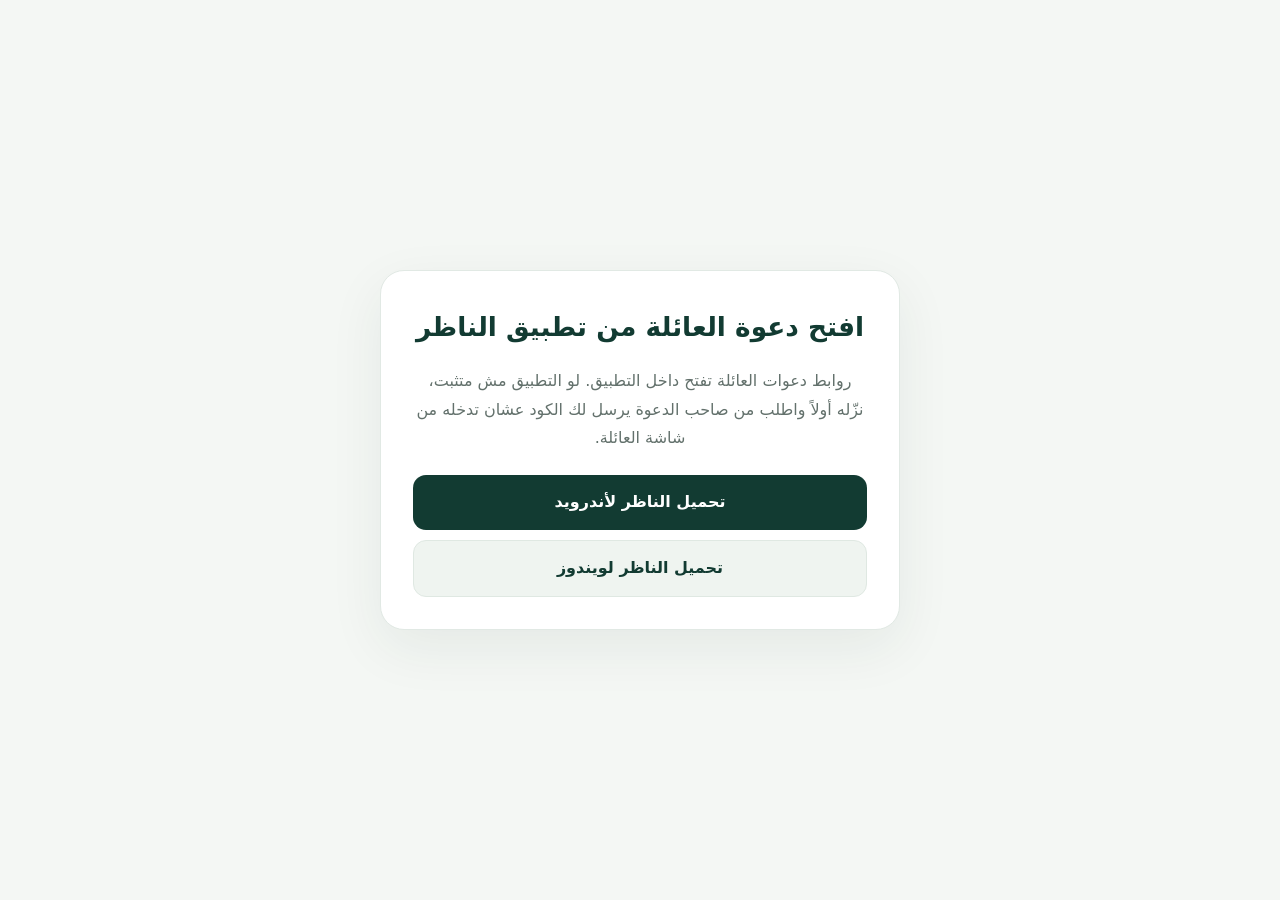
<file: family/index.html>
<!doctype html>
<html lang="ar" dir="rtl">
<head>
  <meta charset="utf-8">
  <meta name="viewport" content="width=device-width, initial-scale=1">
  <meta name="referrer" content="no-referrer">
  <meta name="robots" content="noindex, nofollow">
  <title>العائلة · الناظر</title>
  <style>
    *{box-sizing:border-box}body{margin:0;min-height:100vh;display:grid;place-items:center;padding:20px;background:#f4f7f4;color:#20332e;font:16px/1.8 system-ui,sans-serif}.card{width:min(100%,520px);padding:32px;border:1px solid #e1e9e4;border-radius:24px;background:white;box-shadow:0 18px 55px #163c3012;text-align:center}h1{margin:0;color:#123b32;font-size:1.65rem}.muted{color:#63716c}.actions{display:grid;gap:10px;margin-top:22px}a{display:block;padding:13px 16px;border-radius:13px;background:#123b32;color:white;text-decoration:none;font-weight:700}a.secondary{background:#eff4f0;color:#123b32;border:1px solid #dfe8e2}
  </style>
</head>
<body>
  <main class="card">
    <h1>افتح دعوة العائلة من تطبيق الناظر</h1>
    <p class="muted">روابط دعوات العائلة تفتح داخل التطبيق. لو التطبيق مش متثبت، نزّله أولاً واطلب من صاحب الدعوة يرسل لك الكود عشان تدخله من شاشة العائلة.</p>
    <div class="actions">
      <a href="https://jqbkdyzlqjifqpcjaegp.supabase.co/storage/v1/object/public/downloads/elnazer-latest-arm64.apk">تحميل الناظر لأندرويد</a>
      <a class="secondary" href="https://jqbkdyzlqjifqpcjaegp.supabase.co/storage/v1/object/public/downloads/elnazer-latest-windows.zip">تحميل الناظر لويندوز</a>
    </div>
  </main>
</body>
</html>
</file>
<file: assets/css/style.css>
@font-face {
  font-family: "IBM Plex Sans Arabic";
  src: url("../fonts/IBMPlexSansArabic-Regular.ttf") format("truetype");
  font-weight: 400;
  font-style: normal;
  font-display: optional;
}
@font-face {
  font-family: "IBM Plex Sans Arabic";
  src: url("../fonts/IBMPlexSansArabic-Medium.ttf") format("truetype");
  font-weight: 500;
  font-style: normal;
  font-display: optional;
}
@font-face {
  font-family: "IBM Plex Sans Arabic";
  src: url("../fonts/IBMPlexSansArabic-SemiBold.ttf") format("truetype");
  font-weight: 600;
  font-style: normal;
  font-display: optional;
}
@font-face {
  font-family: "IBM Plex Sans Arabic";
  src: url("../fonts/IBMPlexSansArabic-Bold.ttf") format("truetype");
  font-weight: 700;
  font-style: normal;
  font-display: optional;
}

:root {
  --bg: #080d0b;
  --bg-soft: #0b0f0e;
  --bg-elevated: #121a17;
  --bg-elevated-2: #182420;
  --surface: rgba(18, 26, 23, 0.82);
  --surface-solid: #121a17;
  --surface-strong: #182420;
  --text: #f4ede2;
  --text-soft: #d8d0c2;
  --muted: #a4b1aa;
  --muted-2: #79867f;
  --gold: #c8a24a;
  --gold-light: #e3c77c;
  --gold-dark: #a67c2e;
  --green: #0e3b2e;
  --green-light: #2e6b52;
  --green-dark: #0b2b21;
  --success: #6fcf9f;
  --warning: #e8b96a;
  --line: rgba(200, 162, 74, 0.15);
  --line-strong: rgba(200, 162, 74, 0.32);
  --line-white: rgba(244, 237, 226, 0.08);
  --shadow: 0 28px 80px rgba(0, 0, 0, 0.45);
  --shadow-soft: 0 18px 50px rgba(0, 0, 0, 0.28);
  --gold-gradient: linear-gradient(135deg, #e3c77c 0%, #c8a24a 48%, #a67c2e 100%);
  --green-gradient: linear-gradient(145deg, #124a39 0%, #0b2b21 100%);
  --page-gradient: radial-gradient(circle at 15% 0%, rgba(46, 107, 82, 0.25), transparent 36%), radial-gradient(circle at 100% 20%, rgba(200, 162, 74, 0.08), transparent 32%), #080d0b;
  --header-bg: rgba(8, 13, 11, 0.72);
  --phone-bg: #0b0f0e;
  --input-bg: #182420;
  --toast-bg: #1b2822;
  --selection: rgba(200, 162, 74, 0.3);
  --radius-sm: 12px;
  --radius: 18px;
  --radius-lg: 26px;
  --radius-xl: 34px;
  --container: 1200px;
  --font: "IBM Plex Sans Arabic", "Segoe UI", Tahoma, sans-serif;
}

html[data-theme="light"] {
  --bg: #f4ede2;
  --bg-soft: #efe7d9;
  --bg-elevated: #fffdf8;
  --bg-elevated-2: #e9dfcd;
  --surface: rgba(255, 253, 248, 0.88);
  --surface-solid: #fffdf8;
  --surface-strong: #f0e7d7;
  --text: #14201b;
  --text-soft: #2f3d36;
  --muted: #5b665f;
  --muted-2: #7b857f;
  --gold: #a67c2e;
  --gold-light: #c8a24a;
  --gold-dark: #805b1e;
  --green: #0e3b2e;
  --green-light: #2e6b52;
  --success: #2c7d5c;
  --warning: #a46817;
  --line: rgba(14, 59, 46, 0.13);
  --line-strong: rgba(166, 124, 46, 0.38);
  --line-white: rgba(14, 59, 46, 0.08);
  --shadow: 0 28px 80px rgba(45, 36, 20, 0.17);
  --shadow-soft: 0 18px 50px rgba(45, 36, 20, 0.1);
  --gold-gradient: linear-gradient(135deg, #c8a24a 0%, #a67c2e 55%, #805b1e 100%);
  --green-gradient: linear-gradient(145deg, #0e3b2e 0%, #0b2b21 100%);
  --page-gradient: radial-gradient(circle at 12% 0%, rgba(46, 107, 82, 0.13), transparent 34%), radial-gradient(circle at 96% 12%, rgba(200, 162, 74, 0.14), transparent 35%), #f4ede2;
  --header-bg: rgba(244, 237, 226, 0.82);
  --phone-bg: #0b0f0e;
  --input-bg: #fffdf8;
  --toast-bg: #0e3b2e;
  --selection: rgba(200, 162, 74, 0.28);
}

*,
*::before,
*::after {
  box-sizing: border-box;
}

html {
  scroll-behavior: smooth;
  scroll-padding-top: 92px;
  -webkit-text-size-adjust: 100%;
}

body {
  margin: 0;
  min-width: 320px;
  background: var(--page-gradient);
  color: var(--text);
  font-family: var(--font);
  font-size: 16px;
  line-height: 1.6;
  overflow-x: hidden;
  -webkit-font-smoothing: antialiased;
  text-rendering: optimizeLegibility;
}

body.menu-open {
  overflow: hidden;
}

::selection {
  background: var(--selection);
  color: var(--text);
}

a {
  color: inherit;
  text-decoration: none;
}

button,
input,
textarea,
select {
  font: inherit;
}

button {
  color: inherit;
}

img,
svg {
  display: block;
  max-width: 100%;
}

svg {
  fill: currentColor;
}

h1,
h2,
h3,
h4,
p,
ul,
ol {
  margin: 0;
}

ul,
ol {
  padding: 0;
  list-style: none;
}

bdi {
  unicode-bidi: isolate;
}

code {
  font-family: ui-monospace, SFMono-Regular, Menlo, Consolas, monospace;
  font-size: 0.9em;
  direction: ltr;
  unicode-bidi: isolate;
}

:focus-visible {
  outline: 3px solid var(--gold);
  outline-offset: 3px;
}

.svg-sprite {
  position: absolute !important;
  width: 0 !important;
  height: 0 !important;
  overflow: hidden !important;
  pointer-events: none;
}

.skip-link {
  position: fixed;
  top: -100px;
  right: 16px;
  z-index: 200;
  padding: 12px 18px;
  border-radius: 12px;
  background: var(--gold);
  color: #0b0f0e;
  font-weight: 700;
  transition: top 0.2s ease;
}

.skip-link:focus {
  top: 16px;
}

.container {
  width: min(100% - 48px, var(--container));
  margin-inline: auto;
}

.reading-progress {
  position: fixed;
  inset: 0 0 auto;
  height: 3px;
  z-index: 150;
  background: transparent;
}

.reading-progress span {
  display: block;
  width: 0;
  height: 100%;
  background: var(--gold-gradient);
  box-shadow: 0 0 18px rgba(200, 162, 74, 0.8);
}

/* Header */
.site-header {
  position: fixed;
  inset: 0 0 auto;
  z-index: 100;
  background: transparent;
  border-bottom: 1px solid transparent;
  transition: background 0.3s ease, border-color 0.3s ease, backdrop-filter 0.3s ease;
}

.site-header.scrolled,
body.menu-open .site-header {
  background: var(--header-bg);
  border-bottom-color: var(--line-white);
  -webkit-backdrop-filter: blur(18px) saturate(140%);
  backdrop-filter: blur(18px) saturate(140%);
}

.header-inner {
  display: flex;
  align-items: center;
  justify-content: space-between;
  gap: 24px;
  min-height: 82px;
}

.brand {
  display: inline-flex;
  align-items: center;
  gap: 12px;
  flex: 0 0 auto;
}

.brand-mark {
  width: 46px;
  height: 46px;
  border-radius: 13px;
  box-shadow: 0 8px 26px rgba(0, 0, 0, 0.28);
}

.brand-copy {
  display: flex;
  flex-direction: column;
  line-height: 1;
  gap: 5px;
}

.brand-copy strong {
  font-size: 1.25rem;
  font-weight: 700;
  letter-spacing: 0.01em;
}

.brand-copy small {
  color: var(--gold);
  font-size: 0.58rem;
  font-weight: 600;
  letter-spacing: 0.32em;
  direction: ltr;
}

.desktop-nav {
  display: flex;
  align-items: center;
  justify-content: center;
  gap: 30px;
  margin-inline-start: auto;
}

.desktop-nav a {
  position: relative;
  color: var(--muted);
  font-size: 0.9rem;
  font-weight: 500;
  transition: color 0.2s ease;
}

.desktop-nav a::after {
  content: "";
  position: absolute;
  inset: auto 0 -8px;
  height: 2px;
  border-radius: 2px;
  background: var(--gold-gradient);
  transform: scaleX(0);
  transform-origin: right;
  transition: transform 0.25s ease;
}

.desktop-nav a:hover,
.desktop-nav a.active {
  color: var(--text);
}

.desktop-nav a:hover::after,
.desktop-nav a.active::after {
  transform: scaleX(1);
}

.header-actions {
  display: flex;
  align-items: center;
  gap: 10px;
}

.icon-button {
  display: inline-grid;
  place-items: center;
  width: 44px;
  height: 44px;
  padding: 0;
  border: 1px solid var(--line-white);
  border-radius: 13px;
  background: rgba(255, 255, 255, 0.03);
  color: var(--text);
  cursor: pointer;
  transition: border-color 0.2s ease, background 0.2s ease, transform 0.2s ease;
}

.icon-button:hover {
  border-color: var(--line-strong);
  background: rgba(200, 162, 74, 0.08);
  transform: translateY(-1px);
}

.icon-button svg {
  width: 20px;
  height: 20px;
}

.theme-icon-sun {
  display: none;
}

html[data-theme="light"] .theme-icon-sun {
  display: block;
}

html[data-theme="light"] .theme-icon-moon {
  display: none;
}

.menu-button {
  display: none;
}

.menu-icon-close {
  display: none;
}

.menu-button[aria-expanded="true"] .menu-icon-open {
  display: none;
}

.menu-button[aria-expanded="true"] .menu-icon-close {
  display: block;
}

.mobile-menu {
  border-top: 1px solid var(--line-white);
  max-height: calc(100dvh - 82px);
  overflow-y: auto;
}

.mobile-menu:not([hidden]) {
  animation: menuIn 0.25s ease both;
}

.mobile-nav {
  display: flex;
  flex-direction: column;
  gap: 4px;
  padding-block: 18px 28px;
}

.mobile-nav > a:not(.button) {
  padding: 13px 14px;
  border-radius: 12px;
  color: var(--text-soft);
  font-weight: 500;
}

.mobile-nav > a:not(.button):hover {
  background: rgba(200, 162, 74, 0.08);
  color: var(--text);
}

.mobile-nav .button {
  margin-top: 12px;
}

@keyframes menuIn {
  from {
    opacity: 0;
    transform: translateY(-8px);
  }
  to {
    opacity: 1;
    transform: translateY(0);
  }
}

/* Buttons */
.button {
  display: inline-flex;
  align-items: center;
  justify-content: center;
  gap: 10px;
  min-height: 48px;
  padding: 12px 22px;
  border: 1px solid transparent;
  border-radius: 14px;
  font-weight: 700;
  font-size: 0.95rem;
  line-height: 1.2;
  text-align: center;
  cursor: pointer;
  transition: transform 0.2s ease, box-shadow 0.2s ease, background 0.2s ease, border-color 0.2s ease;
}

.button svg {
  width: 20px;
  height: 20px;
  flex: 0 0 auto;
}

.button:hover {
  transform: translateY(-2px);
}

.button-primary {
  background: var(--gold-gradient);
  color: #0b0f0e;
  box-shadow: 0 14px 34px rgba(200, 162, 74, 0.2), inset 0 1px 0 rgba(255, 255, 255, 0.35);
}

.button-primary:hover {
  box-shadow: 0 18px 44px rgba(200, 162, 74, 0.3), inset 0 1px 0 rgba(255, 255, 255, 0.4);
}

.button-ghost {
  border-color: var(--line-strong);
  background: rgba(244, 237, 226, 0.04);
  color: var(--text);
  -webkit-backdrop-filter: blur(8px);
  backdrop-filter: blur(8px);
}

.button-ghost:hover {
  border-color: var(--gold);
  background: rgba(200, 162, 74, 0.08);
}

.button-outline {
  border-color: var(--line-strong);
  background: transparent;
  color: var(--text);
}

.button-outline:hover {
  border-color: var(--gold);
  background: rgba(200, 162, 74, 0.07);
}

.button-compact {
  min-height: 42px;
  padding: 10px 16px;
  border-radius: 12px;
  font-size: 0.85rem;
}

.button-large {
  min-height: 64px;
  padding: 14px 26px;
  border-radius: 17px;
}

.button-large svg {
  width: 26px;
  height: 26px;
}

.button-large > span {
  display: flex;
  flex-direction: column;
  align-items: flex-start;
  text-align: right;
  gap: 2px;
}

.button-large > span strong {
  font-size: 1rem;
  font-weight: 700;
}

.button-large > span small {
  font-size: 0.72rem;
  font-weight: 500;
  opacity: 0.78;
}

.button-block {
  width: 100%;
}

/* Hero */
.hero {
  position: relative;
  isolation: isolate;
  overflow: hidden;
  padding: 154px 0 0;
}

.hero-mashrabiya,
.download-mashrabiya,
.final-mashrabiya {
  position: absolute;
  inset: 0;
  z-index: -1;
  pointer-events: none;
  background-image: url("data:image/svg+xml,%3Csvg xmlns='http://www.w3.org/2000/svg' width='120' height='120' viewBox='0 0 120 120'%3E%3Cg fill='none' stroke='%23C8A24A' stroke-opacity='.3' stroke-width='1'%3E%3Cpath d='M60 5 75 25 100 20 95 45 115 60 95 75 100 100 75 95 60 115 45 95 20 100 25 75 5 60 25 45 20 20 45 25Z'/%3E%3Ccircle cx='60' cy='60' r='22'/%3E%3Cpath d='M60 18v84M18 60h84'/%3E%3C/g%3E%3C/svg%3E");
  background-size: 120px 120px;
  opacity: 0.09;
  -webkit-mask-image: linear-gradient(to bottom, #000, rgba(0, 0, 0, 0.5) 65%, transparent);
  mask-image: linear-gradient(to bottom, #000, rgba(0, 0, 0, 0.5) 65%, transparent);
}

.hero-glow {
  position: absolute;
  z-index: -1;
  border-radius: 50%;
  filter: blur(90px);
  pointer-events: none;
}

.hero-glow-one {
  width: 580px;
  height: 580px;
  top: -150px;
  right: 20%;
  background: rgba(46, 107, 82, 0.2);
}

.hero-glow-two {
  width: 440px;
  height: 440px;
  top: 22%;
  left: -8%;
  background: rgba(200, 162, 74, 0.09);
}

.hero-grid {
  display: grid;
  grid-template-columns: minmax(0, 1.03fr) minmax(0, 0.97fr);
  gap: 56px;
  align-items: center;
}

.hero-copy {
  max-width: 640px;
  padding-block: 24px 70px;
}

.release-pill {
  display: inline-flex;
  align-items: center;
  gap: 10px;
  padding: 8px 14px;
  border: 1px solid var(--line);
  border-radius: 999px;
  background: rgba(200, 162, 74, 0.05);
  color: var(--text-soft);
  font-size: 0.78rem;
  font-weight: 500;
}

.release-pill bdi {
  color: var(--gold-light);
  font-weight: 700;
}

.pulse-dot {
  position: relative;
  width: 7px;
  height: 7px;
  border-radius: 50%;
  background: var(--success);
  box-shadow: 0 0 0 4px rgba(111, 207, 159, 0.12);
  flex: 0 0 auto;
}

.pulse-dot::after {
  content: "";
  position: absolute;
  inset: -5px;
  border-radius: 50%;
  border: 1px solid rgba(111, 207, 159, 0.4);
  animation: pulse 2.4s ease-out infinite;
}

@keyframes pulse {
  0% {
    transform: scale(0.7);
    opacity: 0.8;
  }
  80%,
  100% {
    transform: scale(1.8);
    opacity: 0;
  }
}

.pill-separator {
  width: 1px;
  height: 14px;
  background: var(--line-strong);
}

.hero h1 {
  margin-top: 26px;
  font-size: clamp(2.9rem, 6.2vw, 5.3rem);
  font-weight: 700;
  line-height: 1.08;
  letter-spacing: -0.025em;
}

.gradient-text {
  background: var(--gold-gradient);
  -webkit-background-clip: text;
  background-clip: text;
  color: transparent;
}

html[data-theme="light"] .gradient-text {
  background: linear-gradient(135deg, #0e3b2e 0%, #2e6b52 50%, #a67c2e 100%);
  -webkit-background-clip: text;
  background-clip: text;
  color: transparent;
}

.hero-lead {
  max-width: 580px;
  margin-top: 24px;
  color: var(--muted);
  font-size: clamp(1rem, 1.35vw, 1.15rem);
  line-height: 1.9;
}

.hero-actions {
  display: flex;
  flex-wrap: wrap;
  gap: 12px;
  margin-top: 32px;
}

.hero-assurance {
  display: flex;
  flex-wrap: wrap;
  gap: 10px 22px;
  margin-top: 26px;
  color: var(--muted);
  font-size: 0.8rem;
}

.hero-assurance span {
  display: inline-flex;
  align-items: center;
  gap: 7px;
}

.hero-assurance svg {
  width: 16px;
  height: 16px;
  color: var(--gold);
  flex: 0 0 auto;
}

.hero-version {
  display: flex;
  flex-wrap: wrap;
  align-items: center;
  gap: 10px;
  margin-top: 22px;
  color: var(--muted-2);
  font-size: 0.75rem;
}

.hero-version bdi {
  color: var(--text-soft);
  font-weight: 600;
}

.dot {
  width: 3px;
  height: 3px;
  border-radius: 50%;
  background: var(--muted-2);
}

/* Phone mockup */
.hero-visual {
  position: relative;
  min-height: 660px;
  display: flex;
  align-items: center;
  justify-content: center;
}

.arch-ring {
  position: absolute;
  border: 1px solid var(--line);
  border-radius: 50%;
  pointer-events: none;
}

.arch-ring-one {
  width: 610px;
  height: 610px;
  border-style: dashed;
  animation: spin 70s linear infinite;
}

.arch-ring-two {
  width: 500px;
  height: 500px;
  border-color: rgba(200, 162, 74, 0.22);
}

@keyframes spin {
  to {
    transform: rotate(360deg);
  }
}

.phone {
  position: relative;
  z-index: 2;
  width: min(330px, 82vw);
  padding: 11px;
  border: 1px solid rgba(200, 162, 74, 0.44);
  border-radius: 48px;
  background: linear-gradient(155deg, #30342f 0%, #0a0d0b 45%, #1c211d 100%);
  box-shadow: 0 55px 120px rgba(0, 0, 0, 0.62), 0 0 0 1px rgba(255, 255, 255, 0.05), inset 0 1px 1px rgba(255, 255, 255, 0.18);
  transform: rotate(-1.5deg);
}

.phone::before {
  content: "";
  position: absolute;
  inset: 6px;
  border-radius: 42px;
  border: 1px solid rgba(255, 255, 255, 0.06);
  pointer-events: none;
}

.phone-top {
  display: flex;
  align-items: center;
  justify-content: space-between;
  padding: 4px 16px 6px;
  color: rgba(244, 237, 226, 0.8);
  font-size: 0.58rem;
  font-weight: 600;
  direction: ltr;
}

.phone-notch {
  width: 74px;
  height: 18px;
  border-radius: 999px;
  background: #050706;
  box-shadow: inset 0 0 0 1px rgba(255, 255, 255, 0.06);
}

.phone-status {
  display: flex;
  align-items: flex-end;
  gap: 2px;
  height: 9px;
}

.phone-status i {
  display: block;
  width: 3px;
  border-radius: 1px;
  background: rgba(244, 237, 226, 0.65);
}

.phone-status i:nth-child(1) {
  height: 4px;
}

.phone-status i:nth-child(2) {
  height: 6px;
}

.phone-status i:nth-child(3) {
  height: 9px;
}

.app-screen {
  position: relative;
  overflow: hidden;
  padding: 12px 12px 0;
  border-radius: 37px;
  background: radial-gradient(circle at 90% 0%, rgba(200, 162, 74, 0.1), transparent 32%), #0b0f0e;
  color: #f4ede2;
}

.app-topbar {
  display: flex;
  align-items: center;
  justify-content: space-between;
  padding: 4px 2px 12px;
}

.app-greeting {
  font-size: 0.7rem;
  font-weight: 600;
}

.app-date {
  margin-top: 1px;
  color: #79867f;
  font-size: 0.52rem;
}

.app-avatar {
  display: grid;
  place-items: center;
  width: 28px;
  height: 28px;
  border: 1px solid rgba(200, 162, 74, 0.4);
  border-radius: 9px;
  background: linear-gradient(145deg, #1b3b2f, #0b2b21);
  color: #e3c77c;
  font-size: 0.62rem;
  font-weight: 700;
}

.balance-card {
  position: relative;
  overflow: hidden;
  padding: 13px;
  border: 1px solid rgba(200, 162, 74, 0.35);
  border-radius: 17px;
  background: radial-gradient(circle at 100% 0%, rgba(227, 199, 124, 0.18), transparent 40%), linear-gradient(145deg, #124a39, #0b2b21);
  box-shadow: 0 12px 30px rgba(0, 0, 0, 0.25);
}

.balance-head,
.balance-foot {
  display: flex;
  align-items: center;
  justify-content: space-between;
  color: rgba(244, 237, 226, 0.62);
  font-size: 0.5rem;
}

.balance-eye {
  color: #c8a24a;
  font-size: 0.54rem;
}

.balance-value {
  margin: 4px 0 6px;
  font-size: 1.6rem;
  font-weight: 700;
  line-height: 1.1;
  letter-spacing: -0.02em;
}

.balance-value small {
  color: #c8a24a;
  font-size: 0.58rem;
  font-weight: 500;
}

.balance-foot .up {
  color: #8fe1b5;
}

.balance-foot svg {
  width: 11px;
  height: 11px;
  display: inline-block;
  vertical-align: -1px;
}

.balance-spark {
  display: flex;
  align-items: flex-end;
  gap: 3px;
  height: 25px;
  margin-top: 8px;
  opacity: 0.55;
}

.balance-spark i {
  flex: 1;
  border-radius: 2px 2px 0 0;
  background: linear-gradient(to top, rgba(200, 162, 74, 0.15), #e3c77c);
}

.app-quick {
  display: grid;
  grid-template-columns: repeat(4, 1fr);
  gap: 5px;
  margin-top: 9px;
}

.app-quick span {
  display: flex;
  flex-direction: column;
  align-items: center;
  gap: 4px;
  padding: 7px 2px;
  border: 1px solid rgba(244, 237, 226, 0.06);
  border-radius: 11px;
  background: #121a17;
  color: #a4b1aa;
  font-size: 0.46rem;
}

.quick-icon {
  display: grid;
  place-items: center;
  width: 19px;
  height: 19px;
  border-radius: 6px;
  background: rgba(200, 162, 74, 0.1);
  color: #e3c77c;
  font-size: 0.58rem;
  font-style: normal;
}

.app-section-title {
  display: flex;
  align-items: center;
  justify-content: space-between;
  margin-top: 13px;
  font-size: 0.58rem;
  font-weight: 600;
}

.app-section-title span:last-child {
  color: #e3c77c;
  font-size: 0.52rem;
}

.mini-bars {
  display: flex;
  align-items: flex-end;
  gap: 5px;
  height: 38px;
  margin-top: 7px;
  padding: 6px 7px;
  border-radius: 10px;
  background: #121a17;
}

.mini-bars i {
  flex: 1;
  border-radius: 2px;
  background: rgba(46, 107, 82, 0.75);
}

.mini-bars i.active {
  background: linear-gradient(to top, #a67c2e, #e3c77c);
}

.app-list {
  display: flex;
  flex-direction: column;
  gap: 5px;
  margin-top: 8px;
}

.app-row {
  display: flex;
  align-items: center;
  gap: 7px;
  padding: 7px;
  border: 1px solid rgba(244, 237, 226, 0.05);
  border-radius: 10px;
  background: #101613;
}

.row-icon {
  display: grid;
  place-items: center;
  width: 24px;
  height: 24px;
  border-radius: 7px;
  font-size: 0.62rem;
  font-style: normal;
  flex: 0 0 auto;
}

.row-icon.coffee {
  background: rgba(180, 85, 45, 0.16);
}

.row-icon.cart {
  background: rgba(46, 107, 82, 0.2);
}

.row-icon.habit {
  background: rgba(200, 162, 74, 0.15);
  color: #e3c77c;
}

.row-icon.income {
  background: rgba(111, 207, 159, 0.15);
  color: #8fe1b5;
}

.app-row > span:nth-child(2) {
  display: flex;
  flex-direction: column;
  min-width: 0;
  flex: 1;
}

.app-row b {
  font-size: 0.52rem;
  font-weight: 600;
}

.app-row small {
  color: #79867f;
  font-size: 0.42rem;
}

.app-row em {
  color: #e0b0a6;
  font-size: 0.52rem;
  font-style: normal;
  font-weight: 600;
  direction: ltr;
}

.app-row em.green {
  color: #8fe1b5;
}

.app-nav {
  display: flex;
  justify-content: space-between;
  margin-top: 10px;
  padding: 7px 8px 10px;
  border-top: 1px solid rgba(244, 237, 226, 0.06);
  color: #6c7871;
}

.app-nav span {
  display: flex;
  flex-direction: column;
  align-items: center;
  gap: 1px;
  font-size: 0.58rem;
}

.app-nav small {
  font-size: 0.38rem;
}

.app-nav .active {
  color: #e3c77c;
}

.float-card {
  position: absolute;
  z-index: 3;
  display: flex;
  align-items: flex-start;
  gap: 10px;
  padding: 12px 14px;
  border: 1px solid var(--line-strong);
  border-radius: 16px;
  background: rgba(18, 26, 23, 0.88);
  box-shadow: var(--shadow-soft);
  -webkit-backdrop-filter: blur(16px);
  backdrop-filter: blur(16px);
  animation: float 7s ease-in-out infinite;
  max-width: 250px;
}

html[data-theme="light"] .float-card {
  background: rgba(255, 253, 248, 0.92);
}

.float-card b {
  display: block;
  font-size: 0.72rem;
  font-weight: 700;
}

.float-card p {
  margin-top: 3px;
  color: var(--muted);
  font-size: 0.62rem;
  line-height: 1.55;
}

.float-icon {
  display: grid;
  place-items: center;
  width: 30px;
  height: 30px;
  border-radius: 9px;
  background: rgba(46, 107, 82, 0.22);
  color: #8fe1b5;
  flex: 0 0 auto;
}

.float-icon svg {
  width: 16px;
  height: 16px;
}

.float-icon.gold {
  background: rgba(200, 162, 74, 0.15);
  color: var(--gold);
}

.float-agent {
  top: 13%;
  left: -4%;
}

.float-streak {
  top: 32%;
  right: -7%;
  animation-delay: -2.5s;
}

.float-family {
  bottom: 12%;
  left: -5%;
  animation-delay: -4s;
}

.streak-bars {
  display: flex;
  gap: 4px;
  margin-top: 6px;
}

.streak-bars i {
  width: 17px;
  height: 5px;
  border-radius: 4px;
  background: var(--gold);
}

.streak-bars i.off {
  background: rgba(200, 162, 74, 0.18);
}

.avatar-stack {
  display: flex;
  padding-right: 6px;
}

.avatar-stack span {
  display: grid;
  place-items: center;
  width: 26px;
  height: 26px;
  margin-right: -6px;
  border: 2px solid var(--surface-solid);
  border-radius: 50%;
  background: linear-gradient(145deg, #2e6b52, #0b2b21);
  color: #f4ede2;
  font-size: 0.55rem;
  font-weight: 700;
}

.avatar-stack.large span {
  width: 38px;
  height: 38px;
  margin-right: -9px;
  border-color: var(--bg-elevated);
  font-size: 0.7rem;
}

.avatar-stack span:nth-child(2) {
  background: linear-gradient(145deg, #b4552d, #6d2e18);
}

.avatar-stack span:nth-child(3) {
  background: linear-gradient(145deg, #a67c2e, #5e4316);
  color: #0b0f0e;
}

.avatar-stack span:nth-child(4) {
  background: #243029;
}

@keyframes float {
  0%,
  100% {
    transform: translateY(0);
  }
  50% {
    transform: translateY(-10px);
  }
}

.trust-strip {
  display: grid;
  grid-template-columns: repeat(4, 1fr);
  gap: 18px;
  margin-top: 12px;
  padding-block: 24px;
  border-top: 1px solid var(--line-white);
  border-bottom: 1px solid var(--line-white);
}

.trust-strip > div {
  display: flex;
  align-items: center;
  gap: 11px;
  min-width: 0;
}

.trust-strip svg {
  width: 21px;
  height: 21px;
  color: var(--gold);
  flex: 0 0 auto;
}

.trust-strip span {
  display: flex;
  flex-direction: column;
  min-width: 0;
}

.trust-strip b {
  font-size: 0.82rem;
  font-weight: 600;
}

.trust-strip small {
  color: var(--muted-2);
  font-size: 0.68rem;
}

/* Sections */
.section {
  position: relative;
  padding: 112px 0;
}

.section-heading {
  max-width: 760px;
  margin: 0 auto 54px;
  text-align: center;
}

.eyebrow {
  display: inline-block;
  margin-bottom: 14px;
  color: var(--gold);
  font-size: 0.76rem;
  font-weight: 600;
  letter-spacing: 0.08em;
}

.section-heading h2,
.security-copy h2,
.faq-intro h2,
.final-cta h2 {
  font-size: clamp(2rem, 4.2vw, 3.4rem);
  font-weight: 700;
  line-height: 1.22;
  letter-spacing: -0.02em;
}

.section-heading p {
  margin-top: 18px;
  color: var(--muted);
  font-size: 1.02rem;
  line-height: 1.9;
}

.reveal {
  opacity: 0;
  transform: translateY(26px);
  transition: opacity 0.7s ease, transform 0.7s ease;
}

.reveal.visible {
  opacity: 1;
  transform: translateY(0);
}

/* Features bento */
.features-section {
  background: linear-gradient(to bottom, transparent, rgba(14, 59, 46, 0.06) 30%, transparent);
}

.bento-grid {
  display: grid;
  grid-template-columns: repeat(12, minmax(0, 1fr));
  gap: 16px;
}

.bento-card {
  position: relative;
  display: flex;
  flex-direction: column;
  min-height: 250px;
  padding: 26px;
  overflow: hidden;
  border: 1px solid var(--line-white);
  border-radius: var(--radius-lg);
  background: linear-gradient(155deg, rgba(24, 36, 32, 0.9), rgba(13, 20, 17, 0.94));
  transition: border-color 0.3s ease, transform 0.3s ease, box-shadow 0.3s ease;
}

html[data-theme="light"] .bento-card {
  background: linear-gradient(155deg, #fffdf8, #f2eadc);
}

.bento-card::after {
  content: "";
  position: absolute;
  inset: 0;
  border-radius: inherit;
  background: radial-gradient(circle at 90% 0%, rgba(200, 162, 74, 0.1), transparent 34%);
  opacity: 0;
  transition: opacity 0.3s ease;
  pointer-events: none;
}

.bento-card:hover {
  border-color: var(--line-strong);
  transform: translateY(-4px);
  box-shadow: var(--shadow-soft);
}

.bento-card:hover::after {
  opacity: 1;
}

.bento-finance {
  grid-column: span 7;
}

.bento-ai {
  grid-column: span 5;
  background: radial-gradient(circle at 100% 0%, rgba(200, 162, 74, 0.14), transparent 40%), linear-gradient(155deg, #143a2d, #0b1c16);
}

html[data-theme="light"] .bento-ai {
  background: radial-gradient(circle at 100% 0%, rgba(200, 162, 74, 0.24), transparent 42%), linear-gradient(155deg, #fdf7ea, #efe4d0);
}

.bento-life,
.bento-family,
.bento-reminders {
  grid-column: span 4;
}

.bento-private {
  grid-column: span 5;
}

.bento-notebook {
  grid-column: span 3;
}

.bento-chat {
  grid-column: span 4;
}

.bento-head {
  display: flex;
  align-items: center;
  justify-content: space-between;
  margin-bottom: 18px;
}

.feature-icon {
  display: grid;
  place-items: center;
  width: 44px;
  height: 44px;
  border: 1px solid var(--line);
  border-radius: 13px;
  background: rgba(46, 107, 82, 0.14);
  color: var(--text);
}

.feature-icon.gold {
  border-color: rgba(200, 162, 74, 0.3);
  background: rgba(200, 162, 74, 0.12);
  color: var(--gold-light);
}

.feature-icon svg {
  width: 22px;
  height: 22px;
}

.feature-tag {
  padding: 4px 10px;
  border: 1px solid var(--line-white);
  border-radius: 999px;
  color: var(--muted);
  font-size: 0.66rem;
  font-weight: 500;
}

.bento-card h3 {
  font-size: 1.25rem;
  font-weight: 700;
  line-height: 1.4;
}

.bento-card > p {
  margin-top: 8px;
  color: var(--muted);
  font-size: 0.87rem;
  line-height: 1.8;
}

.finance-demo {
  margin-top: auto;
  padding: 16px;
  border: 1px solid var(--line-white);
  border-radius: 16px;
  background: rgba(8, 13, 11, 0.55);
}

html[data-theme="light"] .finance-demo {
  background: rgba(244, 237, 226, 0.55);
}

.finance-demo-top {
  display: flex;
  align-items: center;
  justify-content: space-between;
  font-size: 0.72rem;
  color: var(--muted);
}

.finance-demo-top b {
  color: var(--gold-light);
  font-size: 0.9rem;
}

html[data-theme="light"] .finance-demo-top b {
  color: var(--gold-dark);
}

.progress-track {
  height: 7px;
  margin-top: 10px;
  overflow: hidden;
  border-radius: 99px;
  background: rgba(244, 237, 226, 0.08);
}

html[data-theme="light"] .progress-track {
  background: rgba(14, 59, 46, 0.09);
}

.progress-track i {
  display: block;
  height: 100%;
  border-radius: inherit;
  background: var(--gold-gradient);
}

.finance-demo-legend {
  display: flex;
  justify-content: space-between;
  margin-top: 7px;
  color: var(--muted-2);
  font-size: 0.62rem;
}

.finance-demo-rows {
  display: grid;
  grid-template-columns: repeat(3, 1fr);
  gap: 10px;
  margin-top: 13px;
  padding-top: 12px;
  border-top: 1px solid var(--line-white);
}

.finance-demo-rows span {
  display: flex;
  flex-direction: column;
  gap: 4px;
  color: var(--muted);
  font-size: 0.62rem;
}

.finance-demo-rows b {
  color: var(--text);
  font-size: 0.74rem;
  font-weight: 600;
  direction: ltr;
  text-align: right;
}

.cat {
  width: 7px;
  height: 7px;
  border-radius: 50%;
  display: inline-block;
  margin-inline-end: 4px;
}

.cat-food {
  background: #b4552d;
}

.cat-home {
  background: #2e6b52;
}

.cat-fun {
  background: #c8a24a;
}

.chat-demo {
  display: flex;
  flex-direction: column;
  gap: 7px;
  margin-top: auto;
  padding-top: 18px;
}

.chat-bubble {
  max-width: 92%;
  padding: 9px 12px;
  border-radius: 13px;
  font-size: 0.7rem;
  line-height: 1.65;
}

.chat-bubble.user {
  align-self: flex-end;
  border: 1px solid rgba(200, 162, 74, 0.22);
  border-bottom-left-radius: 4px;
  background: rgba(200, 162, 74, 0.12);
  color: var(--text-soft);
}

.chat-bubble.ai {
  align-self: flex-start;
  display: flex;
  gap: 7px;
  border: 1px solid var(--line-white);
  border-top-right-radius: 4px;
  background: rgba(255, 255, 255, 0.03);
  color: var(--muted);
}

.chat-bubble.ai b {
  color: var(--gold-light);
}

.ai-avatar {
  display: grid;
  place-items: center;
  width: 22px;
  height: 22px;
  border-radius: 7px;
  background: var(--gold-gradient);
  color: #0b0f0e;
  font-size: 0.62rem;
  flex: 0 0 auto;
}

.action-chip {
  display: inline-flex;
  align-items: center;
  gap: 5px;
  align-self: flex-start;
  padding: 4px 9px;
  border: 1px solid rgba(111, 207, 159, 0.22);
  border-radius: 999px;
  background: rgba(111, 207, 159, 0.08);
  color: var(--success);
  font-size: 0.6rem;
}

.action-chip svg {
  width: 12px;
  height: 12px;
}

.rings-demo {
  display: flex;
  justify-content: space-around;
  gap: 10px;
  margin-top: auto;
  padding-top: 24px;
}

.ring {
  display: flex;
  flex-direction: column;
  align-items: center;
  gap: 6px;
}

.ring > span {
  display: grid;
  place-items: center;
  width: 76px;
  height: 76px;
  border-radius: 50%;
  background:
    radial-gradient(closest-side, var(--surface-solid) 72%, transparent 73% 100%),
    conic-gradient(var(--gold) var(--value), rgba(200, 162, 74, 0.12) 0);
  color: var(--gold-light);
  font-size: 0.8rem;
  font-weight: 700;
  direction: ltr;
}

html[data-theme="light"] .ring > span {
  background:
    radial-gradient(closest-side, #fffdf8 72%, transparent 73% 100%),
    conic-gradient(var(--gold) var(--value), rgba(200, 162, 74, 0.16) 0);
  color: var(--gold-dark);
}

.ring small {
  color: var(--muted);
  font-size: 0.65rem;
}

.family-demo {
  display: flex;
  align-items: center;
  gap: 12px;
  margin-top: auto;
  padding-top: 22px;
}

.family-demo-copy {
  display: flex;
  flex-direction: column;
  gap: 3px;
  flex: 1;
  min-width: 0;
}

.family-demo-copy b {
  font-size: 0.78rem;
}

.family-demo-copy span {
  color: var(--muted-2);
  font-size: 0.62rem;
}

.family-check {
  display: grid;
  place-items: center;
  width: 28px;
  height: 28px;
  border-radius: 50%;
  background: rgba(111, 207, 159, 0.12);
  color: var(--success);
}

.family-check svg {
  width: 14px;
  height: 14px;
}

.reminder-demo {
  display: flex;
  align-items: center;
  gap: 10px;
  margin-top: auto;
  padding: 12px;
  border: 1px solid var(--line-white);
  border-radius: 14px;
  background: rgba(8, 13, 11, 0.4);
}

html[data-theme="light"] .reminder-demo {
  background: rgba(244, 237, 226, 0.5);
}

.reminder-time {
  padding: 4px 7px;
  border-radius: 6px;
  background: rgba(200, 162, 74, 0.12);
  color: var(--gold-light);
  font-size: 0.6rem;
  font-weight: 600;
  direction: ltr;
}

html[data-theme="light"] .reminder-time {
  color: var(--gold-dark);
}

.reminder-demo > div {
  display: flex;
  flex-direction: column;
  flex: 1;
  min-width: 0;
}

.reminder-demo b {
  font-size: 0.72rem;
}

.reminder-demo small {
  color: var(--muted-2);
  font-size: 0.58rem;
}

.reminder-check {
  display: grid;
  place-items: center;
  width: 22px;
  height: 22px;
  border: 1px solid rgba(111, 207, 159, 0.3);
  border-radius: 50%;
  color: var(--success);
}

.reminder-check svg {
  width: 12px;
  height: 12px;
}

.privacy-demo {
  display: flex;
  flex-wrap: wrap;
  gap: 7px;
  margin-top: auto;
  padding-top: 20px;
}

.privacy-demo span {
  display: inline-flex;
  align-items: center;
  gap: 5px;
  padding: 5px 9px;
  border: 1px solid var(--line-white);
  border-radius: 999px;
  color: var(--muted);
  font-size: 0.62rem;
}

.privacy-demo svg {
  width: 12px;
  height: 12px;
  color: var(--gold);
}

.note-demo {
  position: relative;
  margin-top: auto;
  padding: 16px 14px 14px;
  border: 1px solid var(--line);
  border-radius: 13px;
  background: rgba(200, 162, 74, 0.07);
  transform: rotate(-2deg);
}

.note-pin {
  position: absolute;
  top: -4px;
  left: 50%;
  width: 30px;
  height: 8px;
  border-radius: 2px;
  background: rgba(200, 162, 74, 0.5);
  transform: translateX(-50%);
}

.note-demo b {
  display: block;
  font-size: 0.72rem;
}

.note-demo small {
  color: var(--muted-2);
  font-size: 0.56rem;
}

.note-lines {
  display: flex;
  flex-direction: column;
  gap: 5px;
  margin-top: 10px;
}

.note-lines i {
  height: 3px;
  border-radius: 3px;
  background: rgba(244, 237, 226, 0.13);
}

html[data-theme="light"] .note-lines i {
  background: rgba(14, 59, 46, 0.12);
}

.note-lines i.short {
  width: 55%;
}

.chat-demo.small {
  padding-top: 14px;
}

.chat-bubble.other {
  align-self: flex-start;
  border: 1px solid var(--line-white);
  border-top-right-radius: 4px;
  background: rgba(255, 255, 255, 0.04);
  color: var(--muted);
}

.typing {
  display: flex;
  gap: 3px;
  align-self: flex-start;
  padding: 8px 10px;
  border-radius: 10px;
  background: rgba(255, 255, 255, 0.04);
}

.typing i {
  width: 4px;
  height: 4px;
  border-radius: 50%;
  background: var(--muted);
  animation: typing 1.2s ease-in-out infinite;
}

.typing i:nth-child(2) {
  animation-delay: 0.15s;
}

.typing i:nth-child(3) {
  animation-delay: 0.3s;
}

@keyframes typing {
  0%,
  60%,
  100% {
    transform: translateY(0);
    opacity: 0.4;
  }
  30% {
    transform: translateY(-3px);
    opacity: 1;
  }
}

/* Preview */
.preview-section {
  background: radial-gradient(circle at 50% 0%, rgba(46, 107, 82, 0.12), transparent 50%);
}

.preview-layout {
  display: grid;
  grid-template-columns: 310px minmax(0, 1fr);
  gap: 22px;
  align-items: start;
}

.preview-tabs {
  display: flex;
  flex-direction: column;
  gap: 8px;
}

.preview-tab {
  display: flex;
  align-items: center;
  gap: 12px;
  width: 100%;
  padding: 14px;
  border: 1px solid var(--line-white);
  border-radius: 15px;
  background: rgba(255, 255, 255, 0.02);
  color: var(--text);
  text-align: right;
  cursor: pointer;
  transition: border-color 0.2s ease, background 0.2s ease, transform 0.2s ease;
}

.preview-tab:hover {
  border-color: var(--line-strong);
  transform: translateX(-2px);
}

.preview-tab.active {
  border-color: var(--line-strong);
  background: linear-gradient(120deg, rgba(200, 162, 74, 0.12), rgba(46, 107, 82, 0.08));
}

.tab-icon {
  display: grid;
  place-items: center;
  width: 38px;
  height: 38px;
  border-radius: 11px;
  background: rgba(46, 107, 82, 0.16);
  color: var(--gold);
  flex: 0 0 auto;
}

.tab-icon svg {
  width: 19px;
  height: 19px;
}

.preview-tab > span:last-child {
  display: flex;
  flex-direction: column;
  gap: 2px;
  min-width: 0;
}

.preview-tab b {
  font-size: 0.85rem;
}

.preview-tab small {
  color: var(--muted-2);
  font-size: 0.64rem;
}

.preview-stage {
  position: relative;
  min-width: 0;
}

.preview-panel[hidden] {
  display: none;
}

.preview-panel {
  animation: panelIn 0.45s ease both;
}

@keyframes panelIn {
  from {
    opacity: 0;
    transform: translateY(10px);
  }
  to {
    opacity: 1;
    transform: translateY(0);
  }
}

.demo-window {
  overflow: hidden;
  border: 1px solid var(--line-strong);
  border-radius: 24px;
  background: var(--bg-elevated);
  box-shadow: var(--shadow);
}

.demo-window-bar {
  display: flex;
  align-items: center;
  gap: 6px;
  padding: 11px 16px;
  border-bottom: 1px solid var(--line-white);
  background: rgba(8, 13, 11, 0.5);
}

html[data-theme="light"] .demo-window-bar {
  background: rgba(233, 223, 205, 0.5);
}

.demo-window-bar > span {
  width: 8px;
  height: 8px;
  border-radius: 50%;
  background: var(--muted-2);
  opacity: 0.55;
}

.demo-window-bar > span:nth-child(1) {
  background: #d05c4a;
}

.demo-window-bar > span:nth-child(2) {
  background: #e8b96a;
}

.demo-window-bar > span:nth-child(3) {
  background: #3e8e6e;
}

.demo-window-bar small {
  margin-inline-start: auto;
  color: var(--muted-2);
  font-size: 0.62rem;
}

.demo-dashboard {
  display: grid;
  grid-template-columns: 58px minmax(0, 1fr);
  min-height: 480px;
}

.demo-side {
  display: flex;
  flex-direction: column;
  align-items: center;
  gap: 16px;
  padding: 16px 8px;
  border-left: 1px solid var(--line-white);
  background: rgba(8, 13, 11, 0.25);
  color: var(--muted-2);
  font-size: 1rem;
}

html[data-theme="light"] .demo-side {
  background: rgba(233, 223, 205, 0.35);
}

.demo-side img {
  width: 34px;
  height: 34px;
  border-radius: 9px;
  margin-bottom: 8px;
}

.demo-side span {
  display: grid;
  place-items: center;
  width: 32px;
  height: 32px;
  border-radius: 9px;
}

.demo-side span.active {
  background: rgba(200, 162, 74, 0.13);
  color: var(--gold);
}

.demo-main {
  min-width: 0;
  padding: 22px;
}

.demo-heading {
  display: flex;
  align-items: flex-start;
  justify-content: space-between;
  gap: 12px;
}

.demo-heading small {
  color: var(--muted-2);
  font-size: 0.65rem;
}

.demo-heading h4 {
  margin-top: 2px;
  font-size: 1.1rem;
  font-weight: 700;
}

.demo-date {
  padding: 5px 10px;
  border: 1px solid var(--line-white);
  border-radius: 8px;
  color: var(--muted);
  font-size: 0.62rem;
  white-space: nowrap;
}

.demo-stats {
  display: grid;
  grid-template-columns: repeat(3, 1fr);
  gap: 10px;
  margin-top: 18px;
}

.demo-stats > div {
  display: flex;
  flex-direction: column;
  gap: 4px;
  padding: 13px;
  border: 1px solid var(--line-white);
  border-radius: 13px;
  background: rgba(255, 255, 255, 0.02);
}

.demo-stats span {
  color: var(--muted-2);
  font-size: 0.62rem;
}

.demo-stats b {
  font-size: 1.1rem;
  font-weight: 700;
  direction: ltr;
  text-align: right;
}

.demo-stats b small {
  color: var(--gold);
  font-size: 0.58rem;
  font-weight: 500;
}

.demo-stats em {
  color: var(--muted-2);
  font-size: 0.58rem;
  font-style: normal;
}

.demo-stats em.up {
  color: var(--success);
}

.demo-chart {
  margin-top: 12px;
  padding: 14px;
  border: 1px solid var(--line-white);
  border-radius: 13px;
  background: rgba(255, 255, 255, 0.02);
}

.demo-chart-head {
  display: flex;
  align-items: center;
  justify-content: space-between;
  font-size: 0.68rem;
}

.demo-chart-head span {
  color: var(--muted-2);
  font-size: 0.58rem;
}

.bar-chart {
  display: flex;
  align-items: flex-end;
  gap: 7px;
  height: 104px;
  margin-top: 12px;
}

.bar-chart span {
  flex: 1;
  border-radius: 3px 3px 0 0;
  background: linear-gradient(to top, rgba(46, 107, 82, 0.35), rgba(46, 107, 82, 0.9));
}

.bar-chart span:nth-child(6),
.bar-chart span:nth-child(10),
.bar-chart span:nth-child(12) {
  background: linear-gradient(to top, rgba(166, 124, 46, 0.4), var(--gold-light));
}

.demo-table {
  display: flex;
  flex-direction: column;
  gap: 5px;
  margin-top: 12px;
}

.demo-table > div {
  display: flex;
  align-items: center;
  gap: 9px;
  padding: 8px 10px;
  border: 1px solid var(--line-white);
  border-radius: 10px;
  background: rgba(255, 255, 255, 0.02);
}

.demo-table > div > span:nth-child(2) {
  display: flex;
  flex-direction: column;
  flex: 1;
  min-width: 0;
}

.demo-table b {
  font-size: 0.7rem;
}

.demo-table small {
  color: var(--muted-2);
  font-size: 0.58rem;
}

.demo-table em {
  color: #e0b0a6;
  font-size: 0.68rem;
  font-style: normal;
  font-weight: 600;
  direction: ltr;
}

.demo-table em.green {
  color: var(--success);
}

.agent-window {
  background: radial-gradient(circle at 50% 0%, rgba(200, 162, 74, 0.08), transparent 40%), var(--bg-elevated);
}

.demo-agent {
  min-height: 480px;
  padding: 20px;
  display: flex;
  flex-direction: column;
}

.agent-head {
  display: flex;
  align-items: center;
  gap: 10px;
  padding-bottom: 14px;
  border-bottom: 1px solid var(--line-white);
}

.agent-head img {
  width: 42px;
  height: 42px;
  border-radius: 12px;
}

.agent-head > div {
  display: flex;
  flex-direction: column;
  gap: 2px;
  flex: 1;
}

.agent-head b {
  font-size: 0.9rem;
}

.agent-head small {
  color: var(--muted-2);
  font-size: 0.62rem;
}

.online-dot {
  width: 8px;
  height: 8px;
  border-radius: 50%;
  background: var(--success);
  box-shadow: 0 0 0 4px rgba(111, 207, 159, 0.12);
}

.agent-thread {
  display: flex;
  flex-direction: column;
  gap: 10px;
  padding-block: 18px;
  flex: 1;
}

.agent-msg {
  max-width: 86%;
  padding: 11px 13px;
  border-radius: 14px;
  font-size: 0.75rem;
  line-height: 1.75;
}

.agent-msg.user {
  align-self: flex-end;
  border: 1px solid rgba(200, 162, 74, 0.24);
  border-bottom-left-radius: 4px;
  background: rgba(200, 162, 74, 0.12);
  color: var(--text-soft);
}

.agent-msg.ai {
  align-self: flex-start;
  border: 1px solid var(--line-white);
  border-top-right-radius: 4px;
  background: rgba(255, 255, 255, 0.035);
  color: var(--muted);
}

.agent-msg.ai b {
  color: var(--gold-light);
}

html[data-theme="light"] .agent-msg.ai b {
  color: var(--gold-dark);
}

.agent-msg ul {
  display: flex;
  flex-wrap: wrap;
  gap: 4px 12px;
  margin-block: 8px;
}

.agent-msg li {
  color: var(--muted-2);
  font-size: 0.68rem;
}

.agent-msg li::before {
  content: "•";
  color: var(--gold);
  margin-inline-end: 4px;
}

.agent-msg .action-chip {
  margin-top: 10px;
}

.agent-composer {
  display: flex;
  align-items: center;
  justify-content: space-between;
  gap: 10px;
  padding: 11px 14px;
  border: 1px solid var(--line-white);
  border-radius: 12px;
  background: rgba(255, 255, 255, 0.03);
  color: var(--muted-2);
  font-size: 0.66rem;
}

.mic {
  display: grid;
  place-items: center;
  width: 28px;
  height: 28px;
  border-radius: 8px;
  background: var(--gold-gradient);
  color: #0b0f0e;
  font-size: 0.7rem;
}

.demo-life,
.demo-family {
  min-height: 480px;
  padding: 22px;
}

.life-grid {
  display: grid;
  grid-template-columns: repeat(4, 1fr);
  gap: 8px;
  margin-top: 18px;
}

.life-card {
  display: flex;
  flex-direction: column;
  gap: 2px;
  padding: 12px;
  border: 1px solid var(--line-white);
  border-radius: 12px;
  background: rgba(255, 255, 255, 0.025);
}

.life-emoji {
  font-size: 1rem;
  margin-bottom: 4px;
}

.life-card b {
  font-size: 0.8rem;
}

.life-card small {
  color: var(--muted-2);
  font-size: 0.58rem;
}

.life-trend {
  margin-top: 4px;
  color: var(--muted-2);
  font-size: 0.54rem;
}

.life-trend.up {
  color: var(--success);
}

.habit-list {
  display: flex;
  flex-direction: column;
  gap: 5px;
  margin-top: 16px;
}

.habit-list > div {
  display: flex;
  align-items: center;
  gap: 10px;
  padding: 9px 10px;
  border: 1px solid var(--line-white);
  border-radius: 10px;
  background: rgba(255, 255, 255, 0.02);
}

.habit-check {
  display: grid;
  place-items: center;
  width: 22px;
  height: 22px;
  border: 1px solid var(--line-strong);
  border-radius: 50%;
  color: var(--muted-2);
  font-size: 0.58rem;
  flex: 0 0 auto;
}

.habit-check.done {
  border-color: rgba(111, 207, 159, 0.3);
  background: rgba(111, 207, 159, 0.1);
  color: var(--success);
}

.habit-list > div > span:nth-child(2) {
  display: flex;
  flex-direction: column;
  flex: 1;
  min-width: 0;
}

.habit-list b {
  font-size: 0.7rem;
}

.habit-list small {
  color: var(--muted-2);
  font-size: 0.58rem;
}

.habit-list em {
  color: var(--muted-2);
  font-size: 0.6rem;
  font-style: normal;
}

.life-timeline {
  display: flex;
  gap: 10px;
  margin-top: 16px;
  padding: 13px;
  border: 1px solid var(--line);
  border-radius: 12px;
  background: rgba(200, 162, 74, 0.06);
}

.timeline-dot {
  width: 8px;
  height: 8px;
  margin-top: 5px;
  border-radius: 50%;
  background: var(--gold);
  box-shadow: 0 0 0 4px rgba(200, 162, 74, 0.12);
  flex: 0 0 auto;
}

.life-timeline b {
  font-size: 0.68rem;
}

.life-timeline p {
  color: var(--muted);
  font-size: 0.64rem;
}

.family-balance {
  position: relative;
  margin-top: 18px;
  padding: 18px;
  overflow: hidden;
  border: 1px solid var(--line-strong);
  border-radius: 16px;
  background: radial-gradient(circle at 100% 0%, rgba(200, 162, 74, 0.13), transparent 42%), var(--green-gradient);
  color: #f4ede2;
}

.family-balance > span {
  color: rgba(244, 237, 226, 0.62);
  font-size: 0.64rem;
}

.family-balance > b {
  display: block;
  margin-block: 2px 10px;
  font-size: 1.5rem;
}

.family-balance > b small {
  color: var(--gold-light);
  font-size: 0.6rem;
  font-weight: 500;
}

.family-members {
  display: flex;
}

.family-members span {
  display: grid;
  place-items: center;
  width: 28px;
  height: 28px;
  margin-right: -7px;
  border: 2px solid #0d2c22;
  border-radius: 50%;
  background: #2e6b52;
  font-size: 0.55rem;
  font-weight: 700;
}

.family-members span:nth-child(2) {
  background: #b4552d;
}

.family-members span:nth-child(3) {
  background: #a67c2e;
  color: #0b0f0e;
}

.family-members span:nth-child(4) {
  background: #243029;
}

.family-members span:nth-child(5) {
  background: #1a352b;
}

.family-activity {
  display: flex;
  flex-direction: column;
  gap: 5px;
  margin-top: 12px;
}

.family-activity > div {
  display: flex;
  align-items: center;
  gap: 9px;
  padding: 8px 10px;
  border: 1px solid var(--line-white);
  border-radius: 10px;
  background: rgba(255, 255, 255, 0.02);
}

.family-activity > div > span:nth-child(2) {
  display: flex;
  flex-direction: column;
  flex: 1;
}

.family-activity b {
  font-size: 0.68rem;
}

.family-activity small {
  color: var(--muted-2);
  font-size: 0.57rem;
}

.family-activity em {
  font-size: 0.66rem;
  font-style: normal;
  color: #e0b0a6;
  direction: ltr;
}

.family-activity em.green {
  color: var(--success);
}

.family-chat-demo {
  display: flex;
  align-items: flex-start;
  gap: 9px;
  margin-top: 12px;
  padding: 11px;
  border: 1px solid var(--line);
  border-radius: 12px;
  background: rgba(200, 162, 74, 0.05);
}

.chat-avatar {
  display: grid;
  place-items: center;
  width: 28px;
  height: 28px;
  border-radius: 8px;
  background: #b4552d;
  color: #fff;
  font-size: 0.6rem;
  font-weight: 700;
  flex: 0 0 auto;
}

.family-chat-demo > div {
  flex: 1;
  min-width: 0;
}

.family-chat-demo b {
  font-size: 0.66rem;
}

.family-chat-demo p {
  color: var(--muted);
  font-size: 0.64rem;
}

.family-chat-demo > small {
  color: var(--muted-2);
  font-size: 0.54rem;
  white-space: nowrap;
}

/* Download */
.download-section {
  position: relative;
  isolation: isolate;
  overflow: hidden;
  background: radial-gradient(circle at 50% 10%, rgba(46, 107, 82, 0.18), transparent 50%);
}

.download-mashrabiya {
  opacity: 0.055;
  -webkit-mask-image: linear-gradient(to bottom, transparent, #000 20%, #000 80%, transparent);
  mask-image: linear-gradient(to bottom, transparent, #000 20%, #000 80%, transparent);
}

.smart-banner {
  display: flex;
  align-items: center;
  gap: 14px;
  max-width: 800px;
  margin: -18px auto 26px;
  padding: 12px 16px;
  border: 1px solid var(--line-strong);
  border-radius: 16px;
  background: linear-gradient(120deg, rgba(200, 162, 74, 0.1), rgba(46, 107, 82, 0.1));
}

.smart-banner[hidden] {
  display: none;
}

.smart-icon {
  display: grid;
  place-items: center;
  width: 42px;
  height: 42px;
  border-radius: 12px;
  background: rgba(200, 162, 74, 0.14);
  color: var(--gold);
  flex: 0 0 auto;
}

.smart-icon svg {
  width: 22px;
  height: 22px;
}

.smart-banner > div {
  flex: 1;
  min-width: 0;
}

.smart-banner b {
  display: block;
  font-size: 0.85rem;
}

.smart-banner p {
  color: var(--muted);
  font-size: 0.7rem;
}

.download-meta {
  display: flex;
  flex-wrap: wrap;
  justify-content: center;
  gap: 8px;
  margin-bottom: 26px;
}

.meta-chip {
  display: inline-flex;
  align-items: center;
  gap: 7px;
  padding: 6px 11px;
  border: 1px solid var(--line-white);
  border-radius: 999px;
  background: rgba(255, 255, 255, 0.025);
  color: var(--muted);
  font-size: 0.68rem;
  white-space: nowrap;
}

.meta-chip svg {
  width: 14px;
  height: 14px;
  color: var(--gold);
}

.meta-button {
  cursor: pointer;
  transition: border-color 0.2s ease, color 0.2s ease;
}

.meta-button:hover {
  border-color: var(--line-strong);
  color: var(--text);
}

.download-grid {
  display: grid;
  grid-template-columns: repeat(4, minmax(0, 1fr));
  gap: 14px;
}

.download-card {
  position: relative;
  display: flex;
  flex-direction: column;
  padding: 22px;
  border: 1px solid var(--line-white);
  border-radius: 22px;
  background: linear-gradient(160deg, rgba(24, 36, 32, 0.94), rgba(12, 19, 16, 0.96));
  box-shadow: 0 18px 44px rgba(0, 0, 0, 0.2);
  transition: border-color 0.25s ease, transform 0.25s ease, box-shadow 0.25s ease;
}

html[data-theme="light"] .download-card {
  background: linear-gradient(160deg, #fffdf8, #f0e7d7);
}

.download-card:hover {
  border-color: var(--line-strong);
  transform: translateY(-4px);
  box-shadow: var(--shadow-soft);
}

.download-card.recommended {
  border-color: rgba(200, 162, 74, 0.44);
  background: radial-gradient(circle at 100% 0%, rgba(200, 162, 74, 0.14), transparent 38%), linear-gradient(160deg, rgba(29, 45, 38, 0.96), rgba(13, 22, 18, 0.97));
}

html[data-theme="light"] .download-card.recommended {
  background: radial-gradient(circle at 100% 0%, rgba(200, 162, 74, 0.22), transparent 40%), linear-gradient(160deg, #fffdf8, #f1e6d2);
}

.download-card.os-match {
  border-color: var(--gold);
  box-shadow: 0 0 0 1px rgba(200, 162, 74, 0.24), 0 22px 60px rgba(200, 162, 74, 0.1);
}

.recommended-badge {
  position: absolute;
  top: 14px;
  left: 14px;
  padding: 3px 8px;
  border-radius: 999px;
  background: var(--gold-gradient);
  color: #0b0f0e;
  font-size: 0.56rem;
  font-weight: 700;
}

.download-card-head {
  display: flex;
  align-items: center;
  gap: 11px;
  padding-top: 18px;
}

.download-card.recommended .download-card-head {
  padding-top: 16px;
}

.platform-icon {
  display: grid;
  place-items: center;
  width: 42px;
  height: 42px;
  border-radius: 12px;
  flex: 0 0 auto;
}

.platform-icon svg {
  width: 22px;
  height: 22px;
}

.platform-icon.android {
  background: rgba(111, 207, 159, 0.11);
  color: #8fe1b5;
}

.platform-icon.windows {
  background: rgba(80, 160, 255, 0.1);
  color: #8cc4ff;
}

.platform-label {
  color: var(--muted-2);
  font-size: 0.58rem;
  font-weight: 600;
  letter-spacing: 0.1em;
  text-transform: uppercase;
  direction: ltr;
  display: block;
  text-align: right;
}

.download-card h3 {
  font-size: 1.02rem;
  font-weight: 700;
  line-height: 1.35;
}

.download-card > p {
  min-height: 54px;
  margin-top: 13px;
  color: var(--muted);
  font-size: 0.76rem;
  line-height: 1.75;
}

.file-facts {
  display: flex;
  flex-wrap: wrap;
  gap: 4px 12px;
  margin-top: 12px;
  padding-block: 10px;
  border-top: 1px solid var(--line-white);
  border-bottom: 1px solid var(--line-white);
}

.file-facts li {
  display: flex;
  gap: 5px;
  color: var(--muted-2);
  font-size: 0.6rem;
}

.file-facts bdi,
.file-facts b {
  color: var(--text-soft);
  font-weight: 600;
}

.hash-box {
  display: flex;
  align-items: center;
  gap: 5px;
  margin-top: 11px;
  padding: 6px 7px;
  border: 1px solid var(--line-white);
  border-radius: 8px;
  background: rgba(8, 13, 11, 0.35);
}

html[data-theme="light"] .hash-box {
  background: rgba(233, 223, 205, 0.5);
}

.hash-box > span {
  color: var(--gold);
  font-size: 0.5rem;
  font-weight: 700;
  direction: ltr;
  flex: 0 0 auto;
}

.hash-box code {
  flex: 1;
  min-width: 0;
  overflow: hidden;
  color: var(--muted-2);
  font-size: 0.5rem;
  text-overflow: ellipsis;
  white-space: nowrap;
}

.copy-button {
  display: grid;
  place-items: center;
  width: 24px;
  height: 24px;
  padding: 0;
  border: 0;
  border-radius: 6px;
  background: transparent;
  color: var(--muted);
  cursor: pointer;
  flex: 0 0 auto;
  transition: background 0.2s ease, color 0.2s ease;
}

.copy-button:hover {
  background: rgba(200, 162, 74, 0.12);
  color: var(--gold);
}

.copy-button svg {
  width: 13px;
  height: 13px;
}

.download-card .button {
  margin-top: 15px;
  min-height: 44px;
  font-size: 0.78rem;
}

.download-note {
  display: flex;
  align-items: flex-start;
  gap: 12px;
  max-width: 920px;
  margin: 25px auto 0;
  padding: 14px 16px;
  border: 1px solid var(--line);
  border-radius: 14px;
  background: rgba(200, 162, 74, 0.05);
}

.download-note svg {
  width: 18px;
  height: 18px;
  color: var(--gold);
  flex: 0 0 auto;
  margin-top: 2px;
}

.download-note p {
  color: var(--muted);
  font-size: 0.75rem;
  line-height: 1.8;
}

.download-note b {
  color: var(--text-soft);
}

/* Security */
.security-layout {
  display: grid;
  grid-template-columns: minmax(0, 1.1fr) minmax(0, 0.9fr);
  gap: 70px;
  align-items: center;
}

.security-copy > p {
  margin-top: 18px;
  color: var(--muted);
  font-size: 0.95rem;
  line-height: 1.9;
}

.security-points {
  display: grid;
  grid-template-columns: repeat(2, 1fr);
  gap: 18px 22px;
  margin-top: 30px;
}

.security-points > div {
  display: flex;
  gap: 11px;
}

.security-icon {
  display: grid;
  place-items: center;
  width: 36px;
  height: 36px;
  border: 1px solid var(--line);
  border-radius: 10px;
  background: rgba(200, 162, 74, 0.07);
  color: var(--gold);
  flex: 0 0 auto;
}

.security-icon svg {
  width: 18px;
  height: 18px;
}

.security-points b {
  display: block;
  font-size: 0.85rem;
}

.security-points p {
  margin-top: 3px;
  color: var(--muted);
  font-size: 0.74rem;
  line-height: 1.7;
}

.verify-box {
  margin-top: 28px;
  padding: 18px;
  border: 1px solid var(--line-strong);
  border-radius: 16px;
  background: linear-gradient(140deg, rgba(200, 162, 74, 0.08), rgba(46, 107, 82, 0.06));
}

.verify-head {
  display: flex;
  gap: 11px;
}

.verify-head svg {
  width: 22px;
  height: 22px;
  color: var(--gold);
  flex: 0 0 auto;
}

.verify-head > div {
  display: flex;
  flex-direction: column;
  gap: 3px;
}

.verify-head b {
  font-size: 0.85rem;
}

.verify-head span {
  color: var(--muted);
  font-size: 0.68rem;
}

.verify-box p {
  margin-top: 10px;
  color: var(--muted-2);
  font-size: 0.7rem;
  line-height: 1.8;
}

.security-visual {
  position: relative;
  display: grid;
  place-items: center;
  min-height: 460px;
}

.security-orbit {
  position: absolute;
  border: 1px solid var(--line);
  border-radius: 50%;
}

.orbit-one {
  width: 370px;
  height: 370px;
  border-style: dashed;
  animation: spin 60s linear infinite;
}

.orbit-two {
  width: 270px;
  height: 270px;
  border-color: rgba(200, 162, 74, 0.3);
}

.security-shield {
  position: relative;
  display: grid;
  place-items: center;
  width: 158px;
  height: 158px;
  border: 1px solid var(--line-strong);
  border-radius: 44px;
  background: radial-gradient(circle at 35% 20%, rgba(227, 199, 124, 0.25), transparent 45%), var(--green-gradient);
  color: var(--gold-light);
  box-shadow: 0 30px 80px rgba(200, 162, 74, 0.16), inset 0 1px 0 rgba(255, 255, 255, 0.2);
  transform: rotate(8deg);
}

.security-shield svg {
  width: 72px;
  height: 72px;
  transform: rotate(-8deg);
}

.shield-ring {
  position: absolute;
  inset: -16px;
  border: 1px solid rgba(200, 162, 74, 0.22);
  border-radius: 54px;
  animation: shieldPulse 3.5s ease-in-out infinite;
}

@keyframes shieldPulse {
  0%,
  100% {
    transform: scale(1);
    opacity: 0.5;
  }
  50% {
    transform: scale(1.05);
    opacity: 1;
  }
}

.security-tag {
  position: absolute;
  display: inline-flex;
  align-items: center;
  gap: 5px;
  padding: 7px 11px;
  border: 1px solid var(--line-strong);
  border-radius: 999px;
  background: var(--surface);
  color: var(--text-soft);
  font-size: 0.64rem;
  font-weight: 600;
  -webkit-backdrop-filter: blur(10px);
  backdrop-filter: blur(10px);
  animation: float 6s ease-in-out infinite;
}

.security-tag svg {
  width: 12px;
  height: 12px;
  color: var(--success);
}

.tag-one {
  top: 16%;
  right: 6%;
}

.tag-two {
  top: 26%;
  left: 2%;
  animation-delay: -1.5s;
}

.tag-three {
  bottom: 24%;
  right: 0;
  animation-delay: -3s;
}

.tag-four {
  bottom: 16%;
  left: 8%;
  animation-delay: -4.5s;
}

/* Install */
.install-section {
  background: linear-gradient(to bottom, transparent, rgba(14, 59, 46, 0.07), transparent);
}

.install-grid {
  display: grid;
  grid-template-columns: repeat(2, minmax(0, 1fr));
  gap: 18px;
}

.install-card {
  padding: 28px;
  border: 1px solid var(--line-white);
  border-radius: var(--radius-lg);
  background: linear-gradient(155deg, rgba(24, 36, 32, 0.85), rgba(12, 19, 16, 0.9));
}

html[data-theme="light"] .install-card {
  background: linear-gradient(155deg, #fffdf8, #f0e7d7);
}

.install-head {
  display: flex;
  align-items: center;
  gap: 12px;
  padding-bottom: 18px;
  border-bottom: 1px solid var(--line-white);
}

.install-head > div {
  display: flex;
  flex-direction: column;
  gap: 1px;
}

.install-head span {
  color: var(--muted-2);
  font-size: 0.6rem;
  font-weight: 600;
  letter-spacing: 0.1em;
  text-transform: uppercase;
  direction: ltr;
  text-align: right;
}

.install-head h3 {
  font-size: 1.12rem;
  font-weight: 700;
}

.steps {
  display: flex;
  flex-direction: column;
  gap: 18px;
  margin-top: 22px;
}

.steps li {
  display: flex;
  gap: 13px;
}

.steps li > span {
  display: grid;
  place-items: center;
  width: 30px;
  height: 30px;
  border: 1px solid var(--line-strong);
  border-radius: 9px;
  background: rgba(200, 162, 74, 0.08);
  color: var(--gold);
  font-size: 0.72rem;
  font-weight: 700;
  flex: 0 0 auto;
}

.steps b {
  display: block;
  font-size: 0.86rem;
}

.steps p {
  margin-top: 3px;
  color: var(--muted);
  font-size: 0.74rem;
  line-height: 1.8;
}

.requirements-strip {
  display: grid;
  grid-template-columns: repeat(4, 1fr);
  gap: 14px;
  margin-top: 18px;
  padding: 18px 22px;
  border: 1px solid var(--line-white);
  border-radius: 17px;
  background: rgba(255, 255, 255, 0.02);
}

.requirements-strip > div {
  display: flex;
  align-items: center;
  gap: 10px;
}

.requirements-strip svg {
  width: 20px;
  height: 20px;
  color: var(--gold);
  flex: 0 0 auto;
}

.requirements-strip span {
  display: flex;
  flex-direction: column;
  min-width: 0;
}

.requirements-strip b {
  font-size: 0.74rem;
}

.requirements-strip small {
  color: var(--muted-2);
  font-size: 0.62rem;
}

/* FAQ */
.faq-layout {
  display: grid;
  grid-template-columns: 330px minmax(0, 1fr);
  gap: 56px;
  align-items: start;
}

.faq-intro {
  position: sticky;
  top: 110px;
}

.faq-intro p {
  margin-top: 18px;
  color: var(--muted);
  font-size: 0.9rem;
  line-height: 1.9;
}

.faq-intro .button {
  margin-top: 24px;
}

.faq-list {
  display: flex;
  flex-direction: column;
  gap: 8px;
}

.faq-item {
  border: 1px solid var(--line-white);
  border-radius: 14px;
  background: rgba(255, 255, 255, 0.02);
  transition: border-color 0.2s ease, background 0.2s ease;
}

.faq-item[open] {
  border-color: var(--line-strong);
  background: rgba(200, 162, 74, 0.045);
}

.faq-item summary {
  display: flex;
  align-items: center;
  justify-content: space-between;
  gap: 14px;
  padding: 16px 18px;
  cursor: pointer;
  list-style: none;
  font-size: 0.88rem;
  font-weight: 600;
}

.faq-item summary::-webkit-details-marker {
  display: none;
}

.faq-item summary svg {
  width: 18px;
  height: 18px;
  color: var(--gold);
  flex: 0 0 auto;
  transition: transform 0.25s ease;
}

.faq-item[open] summary svg {
  transform: rotate(180deg);
}

.faq-answer {
  padding: 0 18px 16px;
}

.faq-answer p {
  color: var(--muted);
  font-size: 0.8rem;
  line-height: 1.9;
}

/* Final CTA */
.final-cta {
  position: relative;
  isolation: isolate;
  overflow: hidden;
  padding: 100px 0;
  border-top: 1px solid var(--line-white);
  text-align: center;
}

.final-mashrabiya {
  opacity: 0.065;
  -webkit-mask-image: radial-gradient(circle at 50% 50%, #000, transparent 70%);
  mask-image: radial-gradient(circle at 50% 50%, #000, transparent 70%);
}

.final-cta::before {
  content: "";
  position: absolute;
  z-index: -1;
  top: 50%;
  left: 50%;
  width: 600px;
  height: 400px;
  border-radius: 50%;
  background: radial-gradient(circle, rgba(200, 162, 74, 0.14), transparent 65%);
  transform: translate(-50%, -50%);
  filter: blur(30px);
}

.final-cta-inner {
  display: flex;
  flex-direction: column;
  align-items: center;
  max-width: 780px;
}

.final-mark {
  width: 76px;
  height: 76px;
  border-radius: 22px;
  box-shadow: 0 20px 60px rgba(0, 0, 0, 0.4);
}

.final-cta h2 {
  margin-top: 24px;
}

.final-cta p {
  max-width: 560px;
  margin-top: 16px;
  color: var(--muted);
  font-size: 0.98rem;
  line-height: 1.9;
}

.final-actions {
  display: flex;
  flex-wrap: wrap;
  justify-content: center;
  gap: 12px;
  margin-top: 30px;
}

.final-note {
  display: inline-flex;
  align-items: center;
  gap: 6px;
  margin-top: 22px;
  color: var(--muted-2);
  font-size: 0.68rem;
}

.final-note svg {
  width: 14px;
  height: 14px;
  color: var(--gold);
}

/* Footer */
.site-footer {
  padding: 64px 0 24px;
  border-top: 1px solid var(--line-white);
  background: rgba(8, 13, 11, 0.4);
}

html[data-theme="light"] .site-footer {
  background: rgba(233, 223, 205, 0.3);
}

.footer-grid {
  display: grid;
  grid-template-columns: minmax(0, 1.6fr) repeat(2, minmax(0, 0.8fr)) minmax(0, 1.2fr);
  gap: 40px;
}

.footer-brand p {
  max-width: 330px;
  margin-top: 16px;
  color: var(--muted);
  font-size: 0.78rem;
  line-height: 1.85;
}

.footer-version {
  display: inline-flex;
  align-items: center;
  gap: 7px;
  margin-top: 16px;
  padding: 5px 10px;
  border: 1px solid var(--line-white);
  border-radius: 999px;
  color: var(--muted);
  font-size: 0.64rem;
}

.footer-links,
.footer-note {
  display: flex;
  flex-direction: column;
  gap: 9px;
}

.footer-links h3,
.footer-note h3 {
  margin-bottom: 4px;
  color: var(--text);
  font-size: 0.8rem;
  font-weight: 700;
}

.footer-links a {
  color: var(--muted);
  font-size: 0.74rem;
  transition: color 0.2s ease;
}

.footer-links a:hover {
  color: var(--gold);
}

.footer-note p {
  color: var(--muted-2);
  font-size: 0.7rem;
  line-height: 1.8;
}

.footer-badge {
  display: inline-flex;
  align-items: center;
  gap: 5px;
  width: fit-content;
  margin-top: 4px;
  padding: 5px 9px;
  border: 1px solid var(--line-white);
  border-radius: 999px;
  color: var(--muted);
  font-size: 0.6rem;
}

.footer-badge svg {
  width: 12px;
  height: 12px;
  color: var(--success);
}

.footer-bottom {
  display: flex;
  align-items: center;
  justify-content: space-between;
  gap: 16px;
  margin-top: 48px;
  padding-top: 20px;
  border-top: 1px solid var(--line-white);
  color: var(--muted-2);
  font-size: 0.66rem;
}

/* Toast and back-to-top */
.toast {
  position: fixed;
  z-index: 180;
  right: 50%;
  bottom: 26px;
  max-width: min(90vw, 420px);
  padding: 11px 18px;
  border: 1px solid var(--line-strong);
  border-radius: 12px;
  background: var(--toast-bg);
  color: #f4ede2;
  box-shadow: var(--shadow-soft);
  font-size: 0.78rem;
  text-align: center;
  opacity: 0;
  visibility: hidden;
  transform: translate(50%, 14px);
  transition: opacity 0.25s ease, visibility 0.25s ease, transform 0.25s ease;
}

.toast.show {
  opacity: 1;
  visibility: visible;
  transform: translate(50%, 0);
}

.back-to-top {
  position: fixed;
  z-index: 90;
  left: 22px;
  bottom: 22px;
  display: grid;
  place-items: center;
  width: 42px;
  height: 42px;
  padding: 0;
  border: 1px solid var(--line-strong);
  border-radius: 12px;
  background: var(--surface);
  color: var(--text);
  cursor: pointer;
  opacity: 0;
  visibility: hidden;
  transform: translateY(10px);
  transition: opacity 0.25s ease, visibility 0.25s ease, transform 0.25s ease, background 0.2s ease;
  -webkit-backdrop-filter: blur(12px);
  backdrop-filter: blur(12px);
}

.back-to-top.show {
  opacity: 1;
  visibility: visible;
  transform: translateY(0);
}

.back-to-top:hover {
  background: var(--bg-elevated-2);
}

.back-to-top svg {
  width: 18px;
  height: 18px;
  transform: rotate(180deg);
}

/* Responsive */
@media (max-width: 1120px) {
  .desktop-nav {
    gap: 18px;
  }

  .hero-grid {
    gap: 28px;
  }

  .float-agent {
    left: -1%;
  }

  .float-streak {
    right: -2%;
  }

  .float-family {
    left: -1%;
  }

  .download-grid {
    grid-template-columns: repeat(2, minmax(0, 1fr));
  }

  .download-card > p {
    min-height: 0;
  }

  .bento-notebook {
    grid-column: span 4;
  }

  .bento-chat {
    grid-column: span 4;
  }

  .bento-private {
    grid-column: span 4;
  }

  .bento-finance,
  .bento-ai {
    grid-column: span 6;
  }
}

@media (max-width: 960px) {
  .desktop-nav,
  .desktop-cta {
    display: none;
  }

  .menu-button {
    display: inline-grid;
  }

  .hero {
    padding-top: 124px;
  }

  .hero-grid {
    grid-template-columns: 1fr;
    gap: 20px;
  }

  .hero-copy {
    max-width: 720px;
    padding-bottom: 10px;
  }

  .hero-visual {
    min-height: 650px;
    margin-top: 10px;
  }

  .trust-strip {
    grid-template-columns: repeat(2, 1fr);
  }

  .preview-layout {
    grid-template-columns: 1fr;
  }

  .preview-tabs {
    flex-direction: row;
    overflow-x: auto;
    padding-bottom: 4px;
    scrollbar-width: thin;
  }

  .preview-tab {
    min-width: 190px;
  }

  .security-layout {
    grid-template-columns: 1fr;
    gap: 24px;
  }

  .security-visual {
    min-height: 430px;
    order: -1;
  }

  .faq-layout {
    grid-template-columns: 1fr;
    gap: 28px;
  }

  .faq-intro {
    position: static;
  }

  .faq-intro h2 br {
    display: none;
  }

  .footer-grid {
    grid-template-columns: repeat(2, minmax(0, 1fr));
  }
}

@media (max-width: 760px) {
  .container {
    width: min(100% - 32px, var(--container));
  }

  .section {
    padding: 82px 0;
  }

  .header-inner {
    min-height: 70px;
  }

  .brand-mark {
    width: 40px;
    height: 40px;
    border-radius: 11px;
  }

  .brand-copy strong {
    font-size: 1.1rem;
  }

  .hero {
    padding-top: 104px;
  }

  .hero h1 {
    font-size: clamp(2.45rem, 10.5vw, 3.6rem);
  }

  .hero-actions {
    flex-direction: column;
  }

  .hero-actions .button {
    width: 100%;
  }

  .button-large > span {
    align-items: center;
    text-align: center;
  }

  .hero-assurance {
    flex-direction: column;
    gap: 8px;
  }

  .hero-version {
    gap: 7px;
    font-size: 0.68rem;
  }

  .hero-visual {
    min-height: 590px;
    transform: scale(0.94);
    transform-origin: top center;
    margin-bottom: -30px;
  }

  .phone {
    width: min(310px, 84vw);
  }

  .float-agent {
    top: 6%;
    left: 0;
  }

  .float-streak {
    top: 26%;
    right: 0;
  }

  .float-family {
    bottom: 4%;
    left: 0;
  }

  .float-card {
    max-width: 200px;
    padding: 9px 11px;
  }

  .float-card p {
    font-size: 0.56rem;
  }

  .trust-strip {
    gap: 14px;
  }

  .trust-strip b {
    font-size: 0.74rem;
  }

  .trust-strip small {
    font-size: 0.6rem;
  }

  .section-heading {
    margin-bottom: 36px;
  }

  .section-heading h2,
  .security-copy h2,
  .faq-intro h2,
  .final-cta h2 {
    font-size: clamp(1.8rem, 8vw, 2.5rem);
  }

  .section-heading p {
    font-size: 0.9rem;
  }

  .bento-grid {
    grid-template-columns: 1fr;
  }

  .bento-finance,
  .bento-ai,
  .bento-life,
  .bento-family,
  .bento-reminders,
  .bento-private,
  .bento-notebook,
  .bento-chat {
    grid-column: auto;
  }

  .bento-card {
    min-height: 0;
    padding: 22px;
  }

  .finance-demo-rows {
    grid-template-columns: 1fr;
  }

  .rings-demo {
    justify-content: flex-start;
  }

  .demo-dashboard {
    grid-template-columns: 1fr;
    min-height: 0;
  }

  .demo-side {
    display: none;
  }

  .demo-main,
  .demo-life,
  .demo-family,
  .demo-agent {
    min-height: 0;
    padding: 16px;
  }

  .demo-stats {
    grid-template-columns: 1fr;
  }

  .demo-stats > div {
    flex-direction: row;
    align-items: center;
    justify-content: space-between;
  }

  .demo-stats b {
    font-size: 0.95rem;
  }

  .bar-chart {
    height: 76px;
  }

  .preview-tabs {
    margin-inline: -16px;
    padding-inline: 16px;
  }

  .preview-tab {
    min-width: 170px;
    padding: 11px;
  }

  .preview-tab small {
    display: none;
  }

  .life-grid {
    grid-template-columns: repeat(2, 1fr);
  }

  .download-grid {
    grid-template-columns: 1fr;
  }

  .download-card > p {
    min-height: 0;
  }

  .smart-banner {
    flex-wrap: wrap;
    margin-top: -6px;
  }

  .smart-banner .button {
    width: 100%;
  }

  .security-points {
    grid-template-columns: 1fr;
  }

  .security-visual {
    min-height: 380px;
  }

  .orbit-one {
    width: 320px;
    height: 320px;
  }

  .orbit-two {
    width: 240px;
    height: 240px;
  }

  .security-shield {
    width: 130px;
    height: 130px;
    border-radius: 36px;
  }

  .security-shield svg {
    width: 58px;
    height: 58px;
  }

  .tag-one {
    top: 8%;
    right: 0;
  }

  .tag-two {
    top: 22%;
    left: 0;
  }

  .tag-three {
    bottom: 20%;
    right: 0;
  }

  .tag-four {
    bottom: 8%;
    left: 0;
  }

  .install-grid {
    grid-template-columns: 1fr;
  }

  .install-card {
    padding: 22px;
  }

  .requirements-strip {
    grid-template-columns: repeat(2, 1fr);
    padding: 16px;
  }

  .footer-grid {
    grid-template-columns: 1fr 1fr;
    gap: 26px;
  }

  .footer-brand,
  .footer-note {
    grid-column: 1 / -1;
  }

  .footer-bottom {
    flex-direction: column;
    align-items: flex-start;
    gap: 6px;
  }

  .final-cta {
    padding: 78px 0;
  }

  .final-actions {
    flex-direction: column;
    width: 100%;
  }

  .final-actions .button {
    width: 100%;
  }

  .back-to-top {
    left: 14px;
    bottom: 14px;
  }
}

@media (max-width: 420px) {
  .container {
    width: min(100% - 24px, var(--container));
  }

  .release-pill {
    flex-wrap: wrap;
    gap: 7px;
    font-size: 0.68rem;
  }

  .pill-separator {
    display: none;
  }

  .hero-visual {
    transform: scale(0.88);
    min-height: 530px;
    margin-bottom: -56px;
  }

  .float-card {
    max-width: 176px;
  }

  .float-icon {
    display: none;
  }

  .trust-strip {
    grid-template-columns: 1fr;
  }

  .requirements-strip {
    grid-template-columns: 1fr;
  }

  .footer-grid {
    grid-template-columns: 1fr;
  }

  .footer-brand,
  .footer-note {
    grid-column: auto;
  }

  .meta-chip {
    font-size: 0.62rem;
  }
}

@media (prefers-reduced-motion: reduce) {
  html {
    scroll-behavior: auto;
  }

  *,
  *::before,
  *::after {
    animation-duration: 0.001ms !important;
    animation-iteration-count: 1 !important;
    transition-duration: 0.001ms !important;
  }

  .reveal {
    opacity: 1;
    transform: none;
  }
}

@media print {
  .site-header,
  .reading-progress,
  .toast,
  .back-to-top,
  .hero-visual,
  .download-mashrabiya,
  .final-mashrabiya {
    display: none !important;
  }

  body {
    background: #fff;
    color: #111;
  }

  .section {
    padding: 24px 0;
  }
}

/* Error page */
.error-page {
  position: relative;
  isolation: isolate;
  display: grid;
  place-items: center;
  min-height: 100dvh;
  overflow: hidden;
  padding: 120px 0 60px;
  text-align: center;
}

.error-mashrabiya {
  position: absolute;
  inset: 0;
  z-index: -1;
  pointer-events: none;
  background-image: url("data:image/svg+xml,%3Csvg xmlns='http://www.w3.org/2000/svg' width='120' height='120' viewBox='0 0 120 120'%3E%3Cg fill='none' stroke='%23C8A24A' stroke-opacity='.3' stroke-width='1'%3E%3Cpath d='M60 5 75 25 100 20 95 45 115 60 95 75 100 100 75 95 60 115 45 95 20 100 25 75 5 60 25 45 20 20 45 25Z'/%3E%3Ccircle cx='60' cy='60' r='22'/%3E%3Cpath d='M60 18v84M18 60h84'/%3E%3C/g%3E%3C/svg%3E");
  background-size: 120px 120px;
  opacity: 0.07;
  -webkit-mask-image: radial-gradient(circle at 50% 50%, #000, transparent 72%);
  mask-image: radial-gradient(circle at 50% 50%, #000, transparent 72%);
}

.error-inner {
  display: flex;
  flex-direction: column;
  align-items: center;
  max-width: 620px;
}

.error-code {
  background: var(--gold-gradient);
  -webkit-background-clip: text;
  background-clip: text;
  color: transparent;
  font-size: clamp(5rem, 18vw, 10rem);
  font-weight: 700;
  line-height: 1;
  letter-spacing: -0.06em;
  direction: ltr;
}

.error-page h1 {
  margin-top: 8px;
  font-size: clamp(1.8rem, 5vw, 2.8rem);
  line-height: 1.3;
}

.error-page p {
  max-width: 480px;
  margin-top: 14px;
  color: var(--muted);
  font-size: 0.92rem;
  line-height: 1.9;
}

.error-actions {
  display: flex;
  flex-wrap: wrap;
  justify-content: center;
  gap: 10px;
  margin-top: 28px;
}
</file>
<file: assets/css/cairo.css>
@font-face {
  font-family: "Amiri";
  src: url("../fonts/Amiri-Regular.ttf") format("truetype");
  font-weight: 400;
  font-style: normal;
  font-display: optional;
}
@font-face {
  font-family: "Amiri";
  src: url("../fonts/Amiri-Bold.ttf") format("truetype");
  font-weight: 700;
  font-style: normal;
  font-display: optional;
}
@font-face {
  font-family: "Marcellus";
  src: url("../fonts/Marcellus-Regular.ttf") format("truetype");
  font-weight: 400;
  font-style: normal;
  font-display: optional;
}

:root,
html[data-theme="light"] {
  --bg: #f6efe1;
  --bg-soft: #ede2cc;
  --bg-elevated: #fffaf0;
  --bg-elevated-2: #f1e8d7;
  --surface: rgba(255, 250, 240, 0.94);
  --surface-solid: #fffaf0;
  --surface-strong: #ede2cc;
  --text: #17261f;
  --text-soft: #2f3d35;
  --muted: #6b756c;
  --muted-2: #8a928b;
  --gold: #b18135;
  --gold-light: #d6b166;
  --gold-dark: #7e5a24;
  --green: #0f513f;
  --green-light: #2f745b;
  --green-dark: #0a392c;
  --terracotta: #bd6244;
  --success: #3e8e6e;
  --warning: #a46817;
  --line: rgba(23, 38, 31, 0.14);
  --line-strong: rgba(177, 129, 53, 0.42);
  --line-white: rgba(23, 38, 31, 0.1);
  --shadow: 5px 5px 0 rgba(23, 38, 31, 0.08);
  --shadow-soft: 4px 4px 0 rgba(23, 38, 31, 0.06);
  --gold-gradient: linear-gradient(135deg, #d6b166, #b18135);
  --green-gradient: linear-gradient(145deg, #14624d, #0a392c);
  --page-gradient:
    radial-gradient(circle at 12% 0%, rgba(47, 116, 91, 0.1), transparent 34%),
    radial-gradient(circle at 96% 12%, rgba(189, 98, 68, 0.08), transparent 35%),
    #f6efe1;
  --header-bg: rgba(246, 239, 225, 0.9);
  --phone-bg: #0f513f;
  --input-bg: #fffaf0;
  --toast-bg: #0f513f;
  --selection: rgba(189, 98, 68, 0.22);
  --radius-sm: 2px;
  --radius: 2px;
  --radius-lg: 2px;
  --radius-xl: 2px;
  --font: "IBM Plex Sans Arabic", "Segoe UI", Tahoma, sans-serif;
  --display-font: "Amiri", "IBM Plex Sans Arabic", serif;
  --brand-font: "Marcellus", "Amiri", serif;
}

html[data-theme="dark"] {
  --bg: #101b16;
  --bg-soft: #17261f;
  --bg-elevated: #17261f;
  --bg-elevated-2: #1d2e26;
  --surface: rgba(23, 38, 31, 0.92);
  --surface-solid: #17261f;
  --surface-strong: #1d2e26;
  --text: #f6efe1;
  --text-soft: #ded5c4;
  --muted: #b2b8b0;
  --muted-2: #8a958d;
  --gold: #d6b166;
  --gold-light: #e6c98a;
  --gold-dark: #b18135;
  --green: #2f745b;
  --green-light: #3e8e6e;
  --green-dark: #0a392c;
  --terracotta: #d47a5b;
  --success: #6fcf9f;
  --warning: #e8b96a;
  --line: rgba(246, 239, 225, 0.14);
  --line-strong: rgba(214, 177, 102, 0.4);
  --line-white: rgba(246, 239, 225, 0.1);
  --shadow: 5px 5px 0 rgba(0, 0, 0, 0.28);
  --shadow-soft: 4px 4px 0 rgba(0, 0, 0, 0.2);
  --gold-gradient: linear-gradient(135deg, #e6c98a, #d6b166);
  --green-gradient: linear-gradient(145deg, #1d5c49, #0a392c);
  --page-gradient:
    radial-gradient(circle at 12% 0%, rgba(47, 116, 91, 0.22), transparent 34%),
    radial-gradient(circle at 96% 12%, rgba(189, 98, 68, 0.12), transparent 35%),
    #101b16;
  --header-bg: rgba(16, 27, 22, 0.9);
  --phone-bg: #0a392c;
  --input-bg: #17261f;
  --toast-bg: #0a392c;
  --selection: rgba(214, 177, 102, 0.26);
}

body {
  background: var(--page-gradient);
  color: var(--text);
  font-family: var(--font);
}

h1,
h2,
h3,
h4,
.brand-copy strong,
.release-pill,
.bento-card h3,
.download-card h3,
.faq-item summary,
.final-cta h2,
.error-page h1 {
  font-family: var(--display-font);
}

.brand-copy strong {
  font-family: var(--display-font);
  font-size: 1.55rem;
  font-weight: 700;
}

.brand-copy small,
.brand-copy small bdi {
  font-family: var(--brand-font);
  letter-spacing: 0.28em;
}

.brand-mark,
.final-mark,
.agent-head img {
  border: 1px solid var(--line-strong);
  border-radius: 12px;
  box-shadow: 3px 3px 0 rgba(23, 38, 31, 0.14);
  background: var(--green-dark);
}

.agent-head img {
  border-radius: 50%;
}

.site-header.scrolled,
body.menu-open .site-header {
  border-bottom-color: var(--line);
}

.icon-button,
.button,
.button-compact,
.button-large,
.release-pill,
.meta-chip,
.feature-icon,
.tab-icon,
.platform-icon,
.preview-tab,
.bento-card,
.download-card,
.download-note,
.smart-banner,
.faq-item,
.footer-version,
.footer-badge,
.hash-box,
.copy-button,
.final-mark,
.brand-mark,
.phone,
.agent-window,
.agent-msg {
  border-radius: 2px;
}

.button {
  min-height: 46px;
  padding: 12px 20px;
  letter-spacing: 0.01em;
}

.button-primary {
  border-color: var(--green);
  background: var(--green);
  color: var(--bg-elevated);
  box-shadow: 3px 3px 0 rgba(23, 38, 31, 0.16);
}

.button-primary:hover {
  border-color: var(--green-dark);
  background: var(--green-dark);
  box-shadow: 3px 3px 0 rgba(23, 38, 31, 0.22);
}

.button-ghost,
.button-outline {
  border-color: var(--line-strong);
  background: transparent;
  color: var(--text);
}

.button-ghost:hover,
.button-outline:hover {
  border-color: var(--terracotta);
  background: rgba(189, 98, 68, 0.08);
}

.eyebrow {
  color: var(--terracotta);
  letter-spacing: 0.12em;
}

.gradient-text,
html[data-theme="light"] .gradient-text {
  background: none;
  color: var(--terracotta);
  -webkit-text-fill-color: currentColor;
}

.release-pill {
  background: var(--bg-elevated-2);
  border-color: var(--line);
}

.release-pill bdi {
  color: var(--terracotta);
}

.pulse-dot {
  background: var(--terracotta);
  box-shadow: 0 0 0 4px rgba(189, 98, 68, 0.12);
}

.pulse-dot::after {
  border-color: rgba(189, 98, 68, 0.38);
}

.hero h1,
.section-heading h2,
.security-copy h2,
.faq-intro h2,
.final-cta h2 {
  letter-spacing: -0.01em;
}

.hero-assurance svg,
.hero-version bdi,
.final-note svg,
.footer-links a:hover {
  color: var(--terracotta);
}

.bento-card,
.download-card,
.faq-item,
.download-note,
.smart-banner,
.security-points > div {
  border-color: var(--line);
  background: var(--bg-elevated);
  box-shadow: var(--shadow-soft);
}

html[data-theme="light"] .bento-card,
html[data-theme="light"] .download-card {
  background: var(--bg-elevated);
}

.bento-card::after {
  background: radial-gradient(circle at 90% 0%, rgba(189, 98, 68, 0.08), transparent 34%);
}

.bento-ai,
html[data-theme="light"] .bento-ai,
.download-card.recommended,
html[data-theme="light"] .download-card.recommended {
  background: var(--bg-elevated-2);
}

.feature-icon {
  border-color: var(--line);
  background: rgba(47, 116, 91, 0.1);
  color: var(--green);
}

.feature-icon.gold {
  border-color: rgba(189, 98, 68, 0.24);
  background: rgba(189, 98, 68, 0.1);
  color: var(--terracotta);
}

html[data-theme="dark"] .feature-icon {
  color: var(--gold-light);
}

html[data-theme="dark"] .feature-icon.gold {
  color: var(--terracotta);
}

.feature-tag,
.meta-chip,
.footer-version,
.footer-badge {
  border-color: var(--line);
  background: transparent;
}

.preview-tab {
  border-color: var(--line);
  background: var(--bg-elevated);
}

.preview-tab:hover {
  border-color: var(--line-strong);
}

.preview-tab.active {
  border-color: var(--terracotta);
  background: var(--bg-elevated-2);
}

.tab-icon {
  background: rgba(47, 116, 91, 0.1);
  color: var(--green);
}

.download-card.os-match {
  border-color: var(--terracotta);
  box-shadow: 3px 3px 0 rgba(189, 98, 68, 0.16);
}

.recommended-badge {
  border-radius: 2px;
  background: var(--terracotta);
  color: var(--bg-elevated);
}

.download-card .button {
  border-radius: 2px;
}

.hash-box {
  border-color: var(--line);
  background: var(--bg-elevated-2);
}

html[data-theme="light"] .hash-box {
  background: var(--bg-elevated-2);
}

.hash-box > span,
.copy-button:hover {
  color: var(--terracotta);
}

.copy-button:hover {
  background: rgba(189, 98, 68, 0.1);
}

.faq-item[open] {
  border-color: var(--terracotta);
}

.faq-answer {
  color: var(--muted);
}

.final-cta {
  border-top-color: var(--line);
  background: var(--green-dark);
}

.final-cta h2,
.final-cta p,
.final-note {
  color: var(--bg-elevated);
}

.final-cta::before {
  background: radial-gradient(circle, rgba(214, 177, 102, 0.18), transparent 65%);
}

.final-cta .button-primary {
  border-color: var(--bg-elevated);
  background: var(--bg-elevated);
  color: var(--green-dark);
}

.final-cta .button-outline {
  border-color: rgba(255, 250, 240, 0.4);
  color: var(--bg-elevated);
}

.site-footer {
  border-top-color: var(--line);
  background: var(--bg-soft);
}

html[data-theme="light"] .site-footer {
  background: var(--bg-soft);
}

.footer-links h3,
.footer-note h3 {
  font-family: var(--display-font);
  font-size: 0.98rem;
}

.reading-progress span {
  background: var(--terracotta);
}

::selection {
  background: var(--selection);
  color: var(--text);
}

:focus-visible {
  outline-color: var(--terracotta);
}

.smart-banner {
  background: var(--bg-elevated);
}

.smart-icon {
  border-radius: 2px;
  background: rgba(189, 98, 68, 0.1);
  color: var(--terracotta);
}

.phone {
  border-radius: 2px;
  border-color: var(--line-strong);
}

.phone-notch,
.phone-status i,
.badge,
.status-dot {
  border-radius: 2px;
}

.error-code {
  font-family: var(--display-font);
  color: var(--terracotta);
}

@media (max-width: 720px) {
  .brand-copy strong {
    font-size: 1.3rem;
  }

  .brand-mark {
    width: 42px;
    height: 42px;
  }
}

/* Responsive product polish: keep the download story steady on small screens. */
:root,
html[data-theme="light"] {
  --radius-sm: 12px;
  --radius: 18px;
  --radius-lg: 26px;
  --radius-xl: 34px;
  --shadow: 0 24px 64px rgba(23, 38, 31, 0.12);
  --shadow-soft: 0 12px 32px rgba(23, 38, 31, 0.09);
}

html[data-theme="dark"] {
  --radius-sm: 12px;
  --radius: 18px;
  --radius-lg: 26px;
  --radius-xl: 34px;
  --shadow: 0 24px 64px rgba(0, 0, 0, 0.34);
  --shadow-soft: 0 12px 32px rgba(0, 0, 0, 0.24);
}

.site-header.scrolled,
body.menu-open .site-header {
  box-shadow: 0 10px 34px rgba(23, 38, 31, 0.08);
}

.icon-button,
.button,
.button-compact,
.button-large,
.release-pill,
.meta-chip,
.feature-icon,
.tab-icon,
.platform-icon,
.preview-tab,
.bento-card,
.download-card,
.download-note,
.smart-banner,
.faq-item,
.footer-version,
.footer-badge,
.hash-box,
.copy-button,
.final-mark,
.brand-mark,
.phone,
.agent-window,
.agent-msg,
.smart-icon,
.badge,
.recommended-badge,
.phone-notch,
.phone-status i,
.download-card .button {
  border-radius: var(--radius);
}

.brand-mark,
.final-mark {
  border-radius: 16px;
}

.hero h1,
.section-heading h2,
.security-copy h2,
.faq-intro h2,
.final-cta h2 {
  text-wrap: balance;
}

.hero-visual {
  min-width: 0;
}

.phone {
  transform: rotate(-1deg);
}

.bento-card,
.download-card,
.preview-tab,
.faq-item,
.smart-banner,
.agent-window {
  box-shadow: var(--shadow-soft);
}

.bento-card:hover,
.download-card:hover,
.preview-tab:hover {
  transform: translateY(-3px);
  box-shadow: var(--shadow);
}

.reveal {
  opacity: 1;
  transform: none;
}

html.reveal-ready .reveal {
  opacity: 0;
  transform: translateY(20px);
}

html.reveal-ready .reveal.visible {
  opacity: 1;
  transform: translateY(0);
}

@media (max-width: 960px) {
  .hero-visual {
    width: 100%;
    min-height: 0;
    padding: 28px 0 38px;
  }

  .arch-ring-one {
    width: min(82vw, 560px);
    height: min(82vw, 560px);
  }

  .arch-ring-two {
    width: min(68vw, 460px);
    height: min(68vw, 460px);
  }
}

@media (max-width: 760px) {
  html {
    scroll-padding-top: 78px;
  }

  .container {
    width: min(100% - 32px, var(--container));
  }

  .site-header {
    background: var(--header-bg);
    border-bottom-color: var(--line);
    -webkit-backdrop-filter: blur(16px) saturate(140%);
    backdrop-filter: blur(16px) saturate(140%);
  }

  .header-inner {
    min-height: 68px;
    gap: 10px;
  }

  .header-actions {
    gap: 8px;
  }

  .hero {
    padding-top: 98px;
  }

  .hero-copy {
    padding-block: 12px 0;
  }

  .hero h1 {
    font-size: clamp(2.15rem, 9.2vw, 3.45rem);
    line-height: 1.28;
  }

  .hero-lead {
    font-size: clamp(0.95rem, 3.8vw, 1.08rem);
    line-height: 1.85;
  }

  .hero-visual {
    min-height: 0;
    height: auto;
    margin: 0;
    padding: 16px 0 28px;
    transform: none;
  }

  .arch-ring,
  .float-card {
    display: none;
  }

  .phone {
    width: min(330px, 86vw);
    margin-inline: auto;
    transform: none;
  }

  .app-screen {
    padding-inline: clamp(10px, 3vw, 14px);
  }

  .mobile-menu {
    max-height: calc(100vh - 68px);
    max-height: calc(100svh - 68px);
    padding-bottom: env(safe-area-inset-bottom, 0px);
    background: var(--header-bg);
    -webkit-backdrop-filter: blur(18px) saturate(140%);
    backdrop-filter: blur(18px) saturate(140%);
  }

  .mobile-nav {
    gap: 5px;
    padding-block: 12px 20px;
  }

  .mobile-nav > a:not(.button) {
    border-radius: 12px;
  }

  .mobile-nav .button {
    min-height: 50px;
    margin-top: 8px;
  }

  .trust-strip {
    grid-template-columns: repeat(2, minmax(0, 1fr));
  }
}

@media (max-width: 420px) {
  .container {
    width: min(100% - 24px, var(--container));
  }

  .hero {
    padding-top: 90px;
  }

  .hero-visual {
    padding-block: 12px 24px;
  }

  .release-pill {
    max-width: 100%;
  }

  .trust-strip {
    grid-template-columns: 1fr;
  }
}

@media (prefers-reduced-motion: reduce) {
  .phone,
  .arch-ring,
  .float-card {
    animation: none !important;
    transform: none !important;
  }
}

/* Keep content stable and readable on older mobile browsers. */
html,
body {
  width: 100%;
  max-width: 100%;
  scroll-behavior: auto;
  overflow-x: hidden;
}

.final-cta::before {
  filter: none;
}

html .reveal,
html.reveal-ready .reveal,
html.reveal-ready .reveal.visible,
html .reveal.visible {
  opacity: 1 !important;
  transform: none !important;
  transition: none !important;
}

.hero-glow,
.hero-mashrabiya {
  display: none;
}

*,
*::before,
*::after {
  -webkit-backdrop-filter: none !important;
  backdrop-filter: none !important;
}

@media (max-width: 960px) {
  *,
  *::before,
  *::after {
    animation: none !important;
    transition: none !important;
    scroll-behavior: auto !important;
  }

  .phone,
  .arch-ring,
  .float-card,
  .security-glow,
  .download-mashrabiya,
  .final-mashrabiya {
    animation: none !important;
    transform: none !important;
  }

  .hero-glow,
  .hero-mashrabiya {
    display: none !important;
  }
}
</file>
